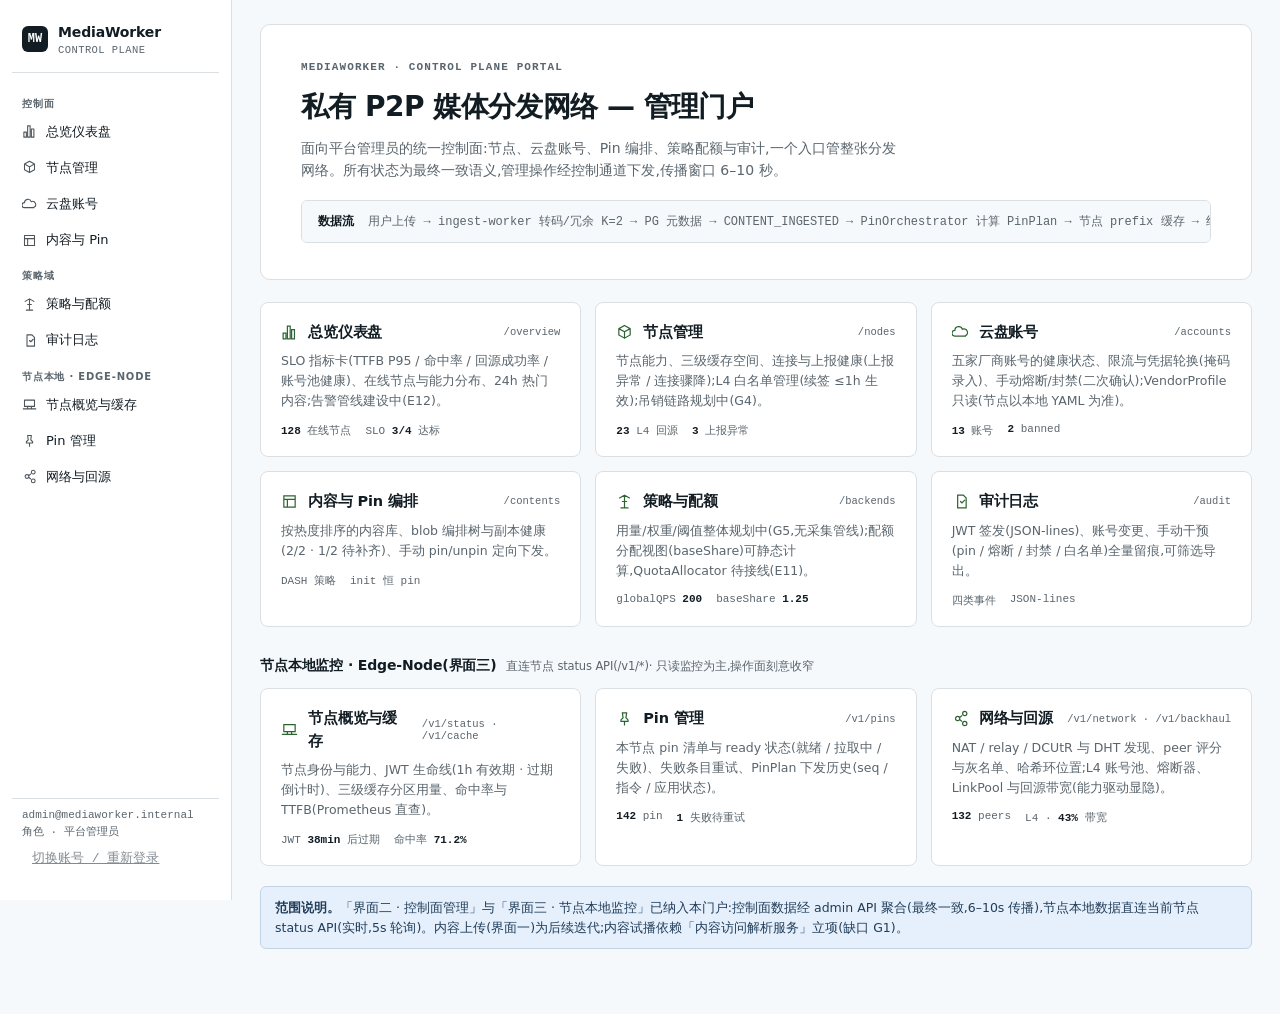
<file: ui/index.html>
<!doctype html>
<html lang="zh-CN">
<head>
<meta charset="utf-8" />
<meta name="viewport" content="width=device-width, initial-scale=1" />
<title>MediaWorker 控制面 · 管理门户</title>
<link rel="stylesheet" href="assets/app.css" />
<style>
  .hero {
    border: 1px solid var(--border);
    border-radius: 10px;
    background: var(--surface);
    padding: 36px 40px;
    margin-bottom: 22px;
  }
  .hero .kicker {
    font: 600 11px var(--font-mono);
    letter-spacing: 0.1em; text-transform: uppercase;
    color: var(--muted); margin-bottom: 12px;
  }
  .hero h1 { font-size: 28px; font-weight: 700; letter-spacing: -0.02em; margin-bottom: 10px; }
  .hero p { color: var(--muted); font-size: 14px; max-width: 68ch; }
  .hero .flow {
    margin-top: 18px; padding: 12px 16px;
    background: oklch(98% 0.004 250);
    border: 1px solid var(--border); border-radius: var(--radius);
    font: 12px var(--font-mono); color: var(--muted);
    overflow-x: auto; white-space: nowrap;
  }
  .hero .flow b { color: var(--fg); font-weight: 600; }
  .mod {
    display: flex; flex-direction: column; gap: 8px;
    border: 1px solid var(--border); border-radius: 8px;
    background: var(--surface); padding: 18px 20px;
    text-decoration: none; color: var(--fg);
    transition: border-color 0.12s, transform 0.12s;
  }
  .mod:hover { border-color: oklch(70% 0.08 145); transform: translateY(-1px); }
  .mod .m-top { display: flex; align-items: center; gap: 10px; }
  .mod .m-top svg { width: 17px; height: 17px; stroke-width: 1.7; color: oklch(45% 0.1 145); }
  .mod .m-top .t { font-weight: 650; font-size: 14.5px; letter-spacing: -0.01em; }
  .mod .m-top .api { margin-left: auto; font: 10.5px var(--font-mono); color: var(--muted); }
  .mod p { font-size: 12.5px; color: var(--muted); line-height: 1.6; }
  .mod .m-stats { display: flex; gap: 14px; margin-top: 4px; font: 11px var(--font-mono); color: var(--muted); }
  .mod .m-stats b { color: var(--fg); font-weight: 600; }
</style>
</head>
<body>
<div class="shell">
  <aside class="sidebar"></aside>
  <main class="main">
    <div class="hero">
      <div class="kicker">MediaWorker · Control Plane Portal</div>
      <h1>私有 P2P 媒体分发网络 — 管理门户</h1>
      <p>面向平台管理员的统一控制面:节点、云盘账号、Pin 编排、策略配额与审计,一个入口管整张分发网络。所有状态为最终一致语义,管理操作经控制通道下发,传播窗口 6–10 秒。</p>
      <div class="flow">
        <b>数据流</b>&nbsp; 用户上传 → ingest-worker 转码/冗余 K=2 → PG 元数据 → CONTENT_INGESTED → PinOrchestrator 计算 PinPlan → 节点 prefix 缓存 → 终端经 edge-node 拉流
      </div>
    </div>

    <div class="grid g-3">
      <a class="mod" href="dashboard.html">
        <div class="m-top"><svg viewBox="0 0 24 24" fill="none" stroke="currentColor" stroke-linecap="round"><path d="M3 13h4v8H3zM9 3h4v18H9zM15 8h4v13h-4z"/></svg><span class="t">总览仪表盘</span><span class="api">/overview</span></div>
        <p>SLO 指标卡(TTFB P95 / 命中率 / 回源成功率 / 账号池健康)、在线节点与能力分布、24h 热门内容;告警管线建设中(E12)。</p>
        <div class="m-stats"><span><b>128</b> 在线节点</span><span>SLO <b>3/4</b> 达标</span></div>
      </a>
      <a class="mod" href="nodes.html">
        <div class="m-top"><svg viewBox="0 0 24 24" fill="none" stroke="currentColor" stroke-linecap="round"><path d="M12 2l8 4.5v9L12 20l-8-4.5v-9L12 2zM12 11l8-4.5M12 11v9M12 11L4 6.5"/></svg><span class="t">节点管理</span><span class="api">/nodes</span></div>
        <p>节点能力、三级缓存空间、连接与上报健康(上报异常 / 连接骤降);L4 白名单管理(续签 ≤1h 生效);吊销链路规划中(G4)。</p>
        <div class="m-stats"><span><b>23</b> L4 回源</span><span><b>3</b> 上报异常</span></div>
      </a>
      <a class="mod" href="accounts.html">
        <div class="m-top"><svg viewBox="0 0 24 24" fill="none" stroke="currentColor" stroke-linecap="round"><path d="M4 17a4 4 0 010-8 5.5 5.5 0 0110.7-1.5A4.5 4.5 0 0119 16.5V17H4z"/></svg><span class="t">云盘账号</span><span class="api">/accounts</span></div>
        <p>五家厂商账号的健康状态、限流与凭据轮换(掩码录入)、手动熔断/封禁(二次确认);VendorProfile 只读(节点以本地 YAML 为准)。</p>
        <div class="m-stats"><span><b>13</b> 账号</span><span><b>2</b> banned</span></div>
      </a>
      <a class="mod" href="content.html">
        <div class="m-top"><svg viewBox="0 0 24 24" fill="none" stroke="currentColor" stroke-linecap="round"><path d="M4 4h16v16H4zM4 9h16M9 9v11"/></svg><span class="t">内容与 Pin 编排</span><span class="api">/contents</span></div>
        <p>按热度排序的内容库、blob 编排树与副本健康(2/2 · 1/2 待补齐)、手动 pin/unpin 定向下发。</p>
        <div class="m-stats"><span>DASH 策略</span><span>init 恒 pin</span></div>
      </a>
      <a class="mod" href="policy.html">
        <div class="m-top"><svg viewBox="0 0 24 24" fill="none" stroke="currentColor" stroke-linecap="round"><path d="M12 3v18M5 7l7-4 7 4M7 21h10M9 12h6"/></svg><span class="t">策略与配额</span><span class="api">/backends</span></div>
        <p>用量/权重/阈值整体规划中(G5,无采集管线);配额分配视图(baseShare)可静态计算,QuotaAllocator 待接线(E11)。</p>
        <div class="m-stats"><span>globalQPS <b>200</b></span><span>baseShare <b>1.25</b></span></div>
      </a>
      <a class="mod" href="audit.html">
        <div class="m-top"><svg viewBox="0 0 24 24" fill="none" stroke="currentColor" stroke-linecap="round"><path d="M8 3h8l4 4v14H8zM8 3v18M12 12l2 2 4-4"/></svg><span class="t">审计日志</span><span class="api">/audit</span></div>
        <p>JWT 签发(JSON-lines)、账号变更、手动干预(pin / 熔断 / 封禁 / 白名单)全量留痕,可筛选导出。</p>
        <div class="m-stats"><span>四类事件</span><span>JSON-lines</span></div>
      </a>
    </div>

    <div class="section-h" style="margin-top:28px;">节点本地监控 · Edge-Node(界面三)
      <span class="hint">直连节点 status API(/v1/*)· 只读监控为主,操作面刻意收窄</span>
    </div>
    <div class="grid g-3">
      <a class="mod" href="edge-node.html">
        <div class="m-top"><svg viewBox="0 0 24 24" fill="none" stroke="currentColor" stroke-linecap="round"><path d="M4 5h16v10H4zM2 19h20M9 15v4M15 15v4"/></svg><span class="t">节点概览与缓存</span><span class="api">/v1/status · /v1/cache</span></div>
        <p>节点身份与能力、JWT 生命线(1h 有效期 · 过期倒计时)、三级缓存分区用量、命中率与 TTFB(Prometheus 直查)。</p>
        <div class="m-stats"><span>JWT <b>38min</b> 后过期</span><span>命中率 <b>71.2%</b></span></div>
      </a>
      <a class="mod" href="edge-pins.html">
        <div class="m-top"><svg viewBox="0 0 24 24" fill="none" stroke="currentColor" stroke-linecap="round"><path d="M9 4h6l-1 7 3 3v2H7v-2l3-3-1-7zM12 16v5"/></svg><span class="t">Pin 管理</span><span class="api">/v1/pins</span></div>
        <p>本节点 pin 清单与 ready 状态(就绪 / 拉取中 / 失败)、失败条目重试、PinPlan 下发历史(seq / 指令 / 应用状态)。</p>
        <div class="m-stats"><span><b>142</b> pin</span><span><b>1</b> 失败待重试</span></div>
      </a>
      <a class="mod" href="edge-network.html">
        <div class="m-top"><svg viewBox="0 0 24 24" fill="none" stroke="currentColor" stroke-linecap="round"><path d="M5 12a3 3 0 106 0 3 3 0 00-6 0zM15 5a3 3 0 106 0 3 3 0 00-6 0zM15 19a3 3 0 106 0 3 3 0 00-6 0zM10.7 10.8l3-2.6M10.7 13.2l3 2.6"/></svg><span class="t">网络与回源</span><span class="api">/v1/network · /v1/backhaul</span></div>
        <p>NAT / relay / DCUtR 与 DHT 发现、peer 评分与灰名单、哈希环位置;L4 账号池、熔断器、LinkPool 与回源带宽(能力驱动显隐)。</p>
        <div class="m-stats"><span><b>132</b> peers</span><span>L4 · <b>43%</b> 带宽</span></div>
      </a>
    </div>

    <div class="notice mt" style="margin-top:20px;">
      <div><b>范围说明。</b>「界面二 · 控制面管理」与「界面三 · 节点本地监控」已纳入本门户:控制面数据经 admin API 聚合(最终一致,6–10s 传播),节点本地数据直连当前节点 status API(实时,5s 轮询)。内容上传(界面一)为后续迭代;内容试播依赖「内容访问解析服务」立项(缺口 G1)。</div>
    </div>
  </main>
</div>

<script src="assets/app.js"></script>
<script>
  MW.injectSidebar('home');
  MW.injectChrome();
</script>
</body>
</html>
</file>
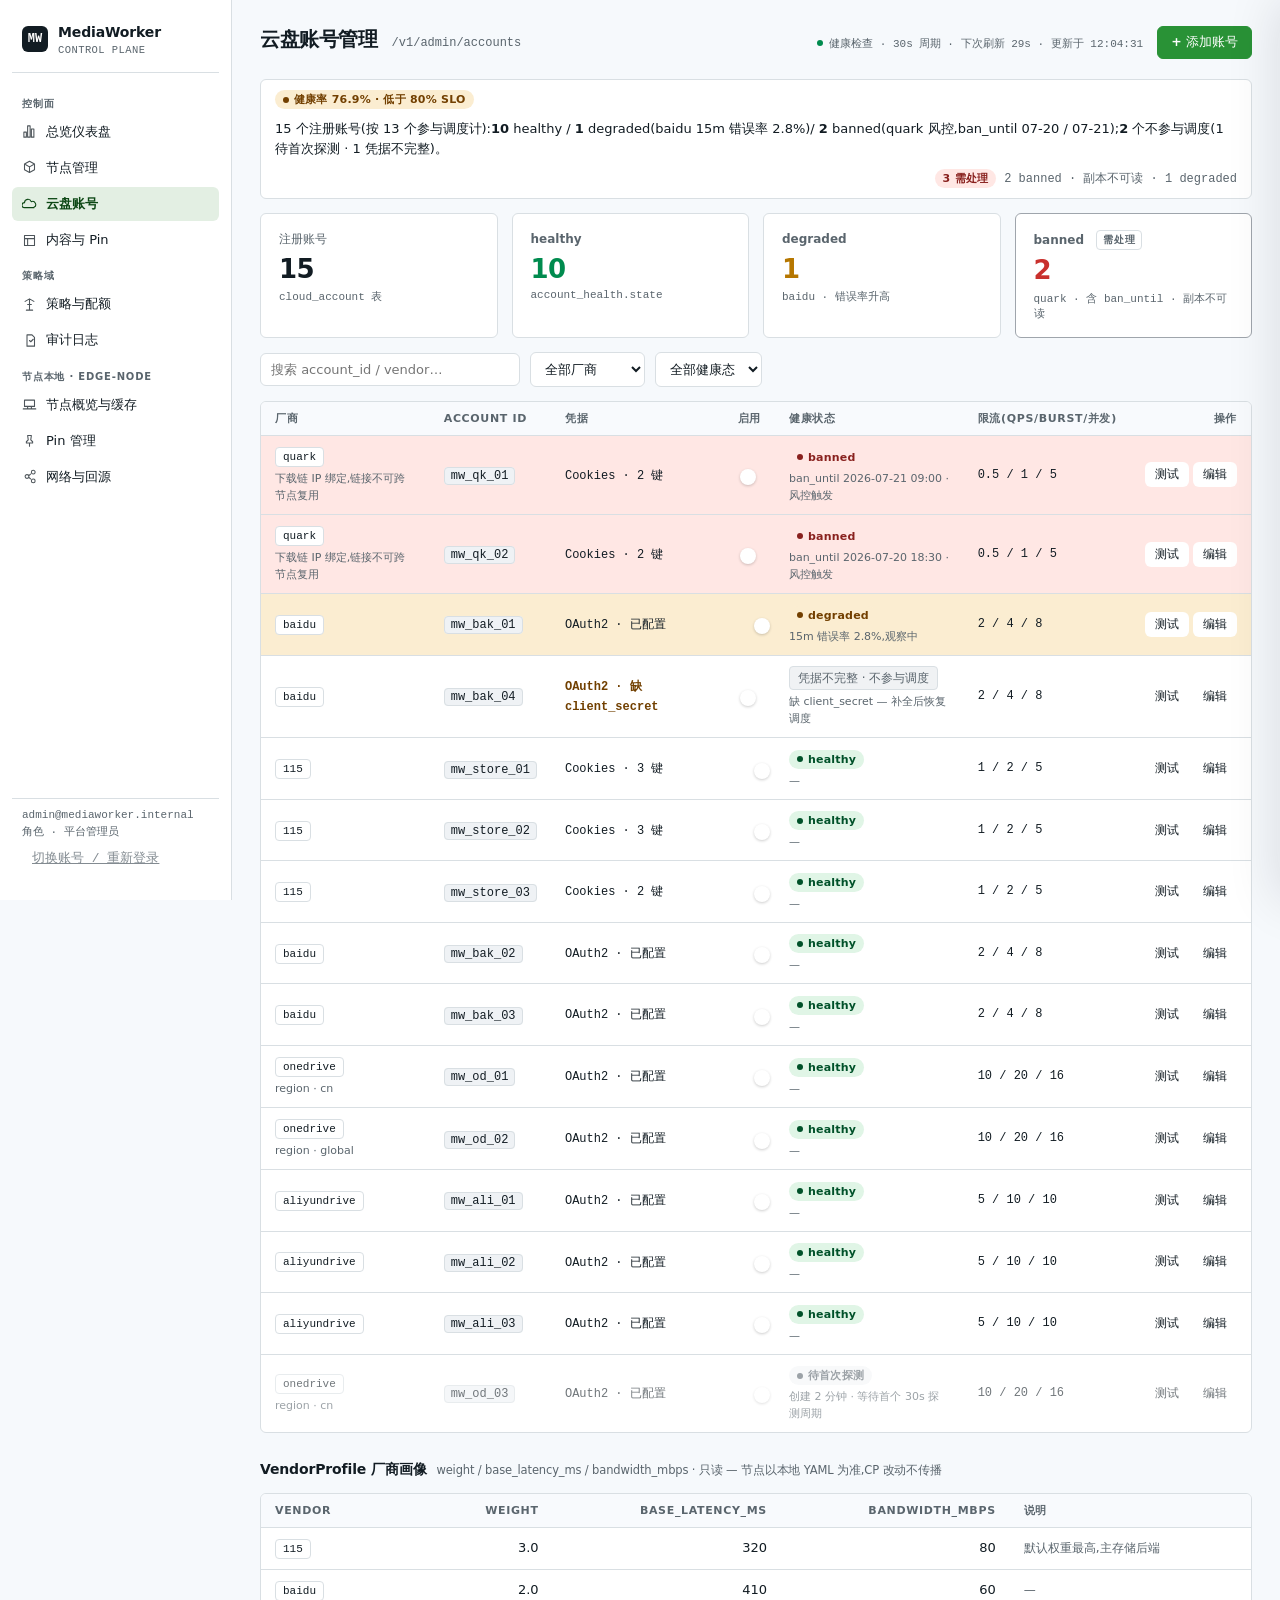
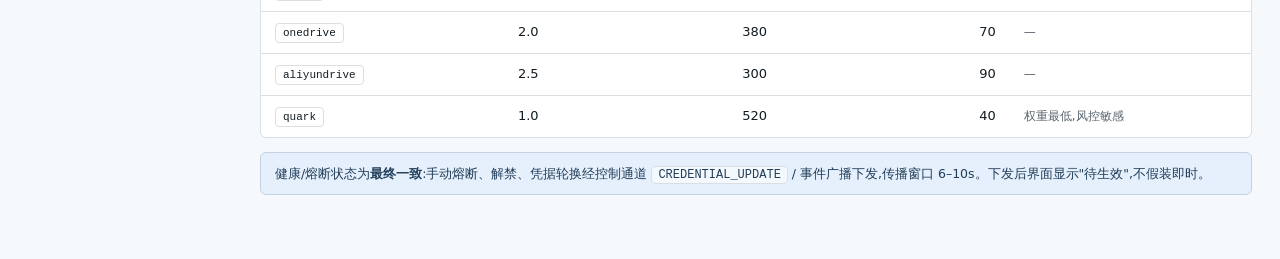
<file: ui/accounts.html>
<!doctype html>
<html lang="zh-CN">
<head>
<meta charset="utf-8" />
<meta name="viewport" content="width=device-width, initial-scale=1" />
<title>云盘账号 · MediaWorker 控制面</title>
<link rel="stylesheet" href="assets/app.css" />
<style>
  /* 精修模板:状态一句话 / 锚点卡 / 行分层 / 轮询活体 — 与节点本地页同一语言 */
  .status-strip {
    display: flex; align-items: center; gap: 10px; flex-wrap: wrap;
    border: 1px solid var(--border); border-radius: var(--radius);
    background: var(--surface); padding: 10px 14px; margin-bottom: 14px;
    font-size: 13px;
  }
  .status-strip .s-text b { font-weight: 650; font-variant-numeric: tabular-nums; }
  .status-strip .s-alert { margin-left: auto; display: inline-flex; align-items: center; gap: 8px; font: 12px var(--font-mono); color: var(--muted); }
  .card-anchor { border-color: oklch(72% 0.012 250); }
  .card-anchor .watch {
    font: 600 10px var(--font-mono); letter-spacing: 0.08em; text-transform: uppercase;
    color: var(--muted); border: 1px solid var(--border); border-radius: 4px; padding: 2px 6px; margin-left: 6px;
  }
  tr.row-bad td { background: var(--danger-bg); }
  tr.row-warn td { background: var(--warn-bg); }
  tr.row-dim td { opacity: 0.6; }
  @keyframes fd-pulse { 0%, 100% { opacity: 1; } 50% { opacity: 0.3; } }
  .freshness .dot { animation: fd-pulse 2s ease-in-out infinite; }
  .freshness .tick { font: 11px var(--font-mono); color: var(--muted); }

  /* 动态表单改版(accounts-ui-checklist)— 全部页面级样式 */
  .vpick { display: grid; grid-template-columns: 1fr 1fr; gap: 10px; }
  .vpick .vc {
    border: 1px solid var(--border); border-radius: var(--radius);
    padding: 12px 14px; cursor: pointer; background: var(--surface);
    transition: border-color 0.12s;
  }
  .vpick .vc:hover { border-color: var(--accent); }
  .vpick .vn { font-weight: 650; font-size: 13.5px; display: flex; align-items: center; gap: 8px; flex-wrap: wrap; }
  .vpick .vd { font-size: 11.5px; color: var(--muted); margin-top: 5px; line-height: 1.5; }
  .mocktag {
    font: 600 10px var(--font-mono); letter-spacing: 0.06em;
    color: oklch(42% 0.1 65); background: var(--warn-bg);
    border: 1px solid oklch(85% 0.06 75); border-radius: 4px; padding: 1px 6px;
  }
  .pill.mut { color: var(--muted); border-color: var(--border); background: oklch(97% 0.003 250); }
  .pill.mut .d { background: var(--muted); }
  .cred-warn { color: oklch(42% 0.1 65); font-weight: 600; }
  .incbar {
    display: inline-block; font-size: 12px; color: var(--muted);
    background: oklch(96% 0.004 250); border: 1px solid var(--border);
    border-radius: 4px; padding: 2px 8px;
  }
  .pw-wrap { position: relative; }
  .pw-wrap .input { padding-right: 36px; width: 100%; }
  .pw-wrap .eye {
    position: absolute; right: 6px; top: 50%; transform: translateY(-50%);
    border: 0; background: none; cursor: pointer; color: var(--muted);
    padding: 4px; display: grid; place-items: center;
  }
  .pw-wrap .eye:hover { color: var(--fg); }
  .pw-wrap .eye svg { width: 15px; height: 15px; }
  .kv-row { display: grid; grid-template-columns: 128px 1fr 30px; gap: 8px; margin-bottom: 8px; align-items: center; }
  .kv-row.dup .kv-k { border-color: var(--danger); }
  .kv-add { margin-top: 2px; }
  .cookie-sum {
    display: flex; align-items: center; gap: 10px;
    border: 1px solid var(--border); border-radius: var(--radius);
    padding: 8px 12px; font-size: 12.5px; background: oklch(98.5% 0.003 250);
  }
  .ferr { font-size: 11.5px; color: var(--danger); display: none; }
  .ferr.on { display: block; }
  .input.err { border-color: var(--danger); }
  .q {
    display: inline-grid; place-items: center; width: 14px; height: 14px;
    border: 1px solid var(--border); border-radius: 50%;
    font-size: 10px; color: var(--muted); cursor: help; margin-left: 4px;
  }
  .tres {
    margin-top: 10px; border-radius: var(--radius); padding: 9px 12px;
    font-size: 12.5px; display: none; align-items: center; gap: 8px;
    font-variant-numeric: tabular-nums;
  }
  .tres.on { display: flex; }
  .tres.ok { background: oklch(95% 0.04 145); color: oklch(35% 0.1 145); border: 1px solid oklch(85% 0.06 145); }
  .tres.bad { background: var(--danger-bg); color: oklch(38% 0.12 27); border: 1px solid oklch(85% 0.05 27); }
  .tres.mut { background: oklch(96% 0.004 250); color: var(--muted); border: 1px solid var(--border); }
  .spin {
    width: 12px; height: 12px; border: 2px solid oklch(80% 0.02 250);
    border-top-color: var(--fg); border-radius: 50%;
    animation: sp 0.7s linear infinite; display: inline-block; vertical-align: -2px;
  }
  @keyframes sp { to { transform: rotate(360deg); } }
</style>
</head>
<body>
<div class="shell">
  <aside class="sidebar"></aside>
  <main class="main">
    <div class="topbar">
      <button class="menu-btn">☰</button>
      <h1>云盘账号管理</h1>
      <span class="crumb">/v1/admin/accounts</span>
      <span class="spacer"></span>
      <span class="freshness"><span class="dot"></span>健康检查 · 30s 周期<span class="tick" id="poll-tick">· 下次刷新 30s · 更新于 12:04:31</span></span>
      <button class="btn primary" id="add-acct">+ 添加账号</button>
    </div>

    <!-- 状态一句话:健康率结论先行,banned/degraded 单独亮出 -->
    <div class="status-strip" data-od-id="status-strip">
      <span class="pill warn"><span class="d"></span>健康率 76.9% · 低于 80% SLO</span>
      <span class="s-text">15 个注册账号(按 13 个参与调度计):<b>10</b> healthy / <b>1</b> degraded(baidu 15m 错误率 2.8%)/ <b>2</b> banned(quark 风控,ban_until 07-20 / 07-21);<b>2</b> 个不参与调度(1 待首次探测 · 1 凭据不完整)。</span>
      <span class="s-alert"><span class="pill bad">3 需处理</span>2 banned · 副本不可读 · 1 degraded</span>
    </div>

    <div class="grid g-4" style="margin-bottom:14px;">
      <div class="card stat"><span class="label">注册账号</span><span class="value num">15</span><span class="target">cloud_account 表</span></div>
      <div class="card stat ok"><span class="label">healthy</span><span class="value num">10</span><span class="target">account_health.state</span></div>
      <div class="card stat warn"><span class="label">degraded</span><span class="value num">1</span><span class="target">baidu · 错误率升高</span></div>
      <div class="card stat bad card-anchor"><span class="label">banned <span class="watch">需处理</span></span><span class="value num">2</span><span class="target">quark · 含 ban_until · 副本不可读</span></div>
    </div>

    <div class="toolbar">
      <input class="input search" id="q" placeholder="搜索 account_id / vendor…" />
      <select class="input" id="f-vendor">
        <option value="">全部厂商</option><option>115</option><option>baidu</option><option>quark</option><option>onedrive</option><option>aliyundrive</option>
      </select>
      <select class="input" id="f-state">
        <option value="">全部健康态</option><option>healthy</option><option>degraded</option><option>banned</option>
        <option value="pending">待首次探测</option><option value="incomplete">凭据不完整</option>
      </select>
    </div>

    <div class="tbl-wrap" data-od-id="acct-table">
      <table class="tbl">
        <thead>
          <tr>
            <th>厂商</th><th>Account ID</th><th>凭据</th><th>启用</th><th>健康状态</th>
            <th>限流(QPS/Burst/并发)</th><th class="r">操作</th>
          </tr>
        </thead>
        <tbody id="acct-body"></tbody>
      </table>
    </div>

    <!-- VendorProfile -->
    <div class="section-h">VendorProfile 厂商画像
      <span class="hint">weight / base_latency_ms / bandwidth_mbps · 只读 — 节点以本地 YAML 为准,CP 改动不传播</span>
    </div>
    <div class="tbl-wrap">
      <table class="tbl">
        <thead><tr><th>Vendor</th><th class="r">weight</th><th class="r">base_latency_ms</th><th class="r">bandwidth_mbps</th><th>说明</th></tr></thead>
        <tbody id="vp-body"></tbody>
      </table>
    </div>

    <div class="notice mt">
      <div>健康/熔断状态为<b>最终一致</b>:手动熔断、解禁、凭据轮换经控制通道 <code>CREDENTIAL_UPDATE</code> / 事件广播下发,传播窗口 6–10s。下发后界面显示"待生效",不假装即时。</div>
    </div>
  </main>
</div>

<!-- 账号抽屉:厂商选择 / 添加 / 编辑 三态,内容由 JS 渲染 -->
<div class="drawer" id="acct-drawer" data-od-id="acct-drawer">
  <div class="d-head">
    <div>
      <h2 id="ad-title">添加账号</h2>
      <div class="sub mono" id="ad-id"></div>
    </div>
    <button class="d-close" onclick="MW.closeAll()">✕</button>
  </div>
  <div class="d-body" id="ad-body"></div>
</div>

<!-- 轮换凭据弹层 / 通用确认弹层 -->
<div class="modal" id="rotate-modal"></div>
<div class="modal" id="mini-modal"></div>

<script src="assets/app.js"></script>
<script>
  MW.injectSidebar('accounts');
  MW.injectChrome();

  const EYE = 'M1 12s4-7 11-7 11 7 11 7-4 7-11 7S1 12 1 12zM12 12m-3 0a3 3 0 106 0 3 3 0 10-6 0';

  /* ---------- 五厂商字段规格(与后端校验 B4 / vendor-account-params 同源) ---------- */
  const VENDORS = {
    baidu: { kind: 'oauth', mock: false, limits: [2, 4, 8], latency: 412,
      desc: 'OAuth2 · client_id(AppKey) + client_secret + refresh_token',
      fields: [
        { k: 'client_id', label: 'client_id (AppKey)', req: true },
        { k: 'client_secret', label: 'client_secret', req: true, secret: true },
        { k: 'refresh_token', label: 'refresh_token', req: true, secret: true },
        { k: 'redirect_uri', label: 'redirect_uri', req: false, url: true, help: '选填,默认回跳地址' },
      ] },
    onedrive: { kind: 'oauth', mock: false, limits: [10, 20, 16], latency: 361,
      desc: 'OAuth2 · 含 region(决定 token 与 API host)',
      fields: [
        { k: 'client_id', label: 'client_id', req: true },
        { k: 'client_secret', label: 'client_secret', req: true, secret: true },
        { k: 'refresh_token', label: 'refresh_token', req: true, secret: true },
        { k: 'redirect_uri', label: 'redirect_uri', req: true, url: true },
        { k: 'region', label: 'region', req: true, hint: 'region 决定 token 端点与 API host,选错 = 授权失败',
          select: [['global', '全球'], ['cn', '世纪互联'], ['us', 'US Gov'], ['de', '德国']] },
      ] },
    aliyundrive: { kind: 'oauth', mock: true, limits: [5, 10, 10], latency: 298,
      desc: 'OAuth2 · refresh_token 必填,自建应用选填',
      fields: [
        { k: 'refresh_token', label: 'refresh_token', req: true, secret: true },
        { k: 'client_id', label: 'client_id', req: false, help: '选填,自建应用;与 client_secret 成对' },
        { k: 'client_secret', label: 'client_secret', req: false, secret: true, pair: 'client_id' },
      ] },
    '115': { kind: 'cookies', mock: true, limits: [1, 2, 5], latency: 342,
      desc: 'Cookies 凭据 · 预置 UID / CID / SEID', preset: ['UID', 'CID', 'SEID'] },
    quark: { kind: 'cookies', mock: true, limits: [0.5, 1, 5], latency: 520,
      desc: 'Cookies 凭据 · 下载链 IP 绑定,不可跨节点复用', preset: [] },
  };

  /* ---------- mock 数据:15 账号(10 healthy / 1 degraded / 2 banned / 1 待探测 / 1 凭据不完整) ---------- */
  const accts = [
    { v: '115',         id: 'mw_store_01', on: true,  st: 'healthy',  qps: [1, 2, 5],    cred: { kind: 'cookies', keys: 3 }, err: '—' },
    { v: '115',         id: 'mw_store_02', on: true,  st: 'healthy',  qps: [1, 2, 5],    cred: { kind: 'cookies', keys: 3 }, err: '—' },
    { v: '115',         id: 'mw_store_03', on: true,  st: 'healthy',  qps: [1, 2, 5],    cred: { kind: 'cookies', keys: 2 }, err: '—' },
    { v: 'baidu',       id: 'mw_bak_01',   on: true,  st: 'degraded', qps: [2, 4, 8],    cred: { kind: 'oauth', ok: true },  err: '15m 错误率 2.8%,观察中' },
    { v: 'baidu',       id: 'mw_bak_02',   on: true,  st: 'healthy',  qps: [2, 4, 8],    cred: { kind: 'oauth', ok: true },  err: '—' },
    { v: 'baidu',       id: 'mw_bak_03',   on: true,  st: 'healthy',  qps: [2, 4, 8],    cred: { kind: 'oauth', ok: true },  err: '—' },
    { v: 'baidu',       id: 'mw_bak_04',   on: false, st: 'healthy',  qps: [2, 4, 8],    cred: { kind: 'oauth', ok: false, missing: 'client_secret' }, incomplete: true, err: '缺 client_secret — 补全后恢复调度' },
    { v: 'quark',       id: 'mw_qk_01',    on: false, st: 'banned',   qps: [0.5, 1, 5],  cred: { kind: 'cookies', keys: 2 }, err: 'ban_until 2026-07-21 09:00 · 风控触发' },
    { v: 'quark',       id: 'mw_qk_02',    on: false, st: 'banned',   qps: [0.5, 1, 5],  cred: { kind: 'cookies', keys: 2 }, err: 'ban_until 2026-07-20 18:30 · 风控触发' },
    { v: 'onedrive',    id: 'mw_od_01',    on: true,  st: 'healthy',  qps: [10, 20, 16], region: 'cn',     cred: { kind: 'oauth', ok: true }, err: '—' },
    { v: 'onedrive',    id: 'mw_od_02',    on: true,  st: 'healthy',  qps: [10, 20, 16], region: 'global', cred: { kind: 'oauth', ok: true }, err: '—' },
    { v: 'onedrive',    id: 'mw_od_03',    on: true,  st: 'pending',  qps: [10, 20, 16], region: 'cn',     cred: { kind: 'oauth', ok: true }, err: '创建 2 分钟 · 等待首个 30s 探测周期' },
    { v: 'aliyundrive', id: 'mw_ali_01',   on: true,  st: 'healthy',  qps: [5, 10, 10],  cred: { kind: 'oauth', ok: true },  err: '—' },
    { v: 'aliyundrive', id: 'mw_ali_02',   on: true,  st: 'healthy',  qps: [5, 10, 10],  cred: { kind: 'oauth', ok: true },  err: '—' },
    { v: 'aliyundrive', id: 'mw_ali_03',   on: true,  st: 'healthy',  qps: [5, 10, 10],  cred: { kind: 'oauth', ok: true },  err: '—' },
  ];

  /* ---------- 列表 ---------- */
  const healthCell = a => {
    if (a.incomplete) return `<span class="incbar">凭据不完整 · 不参与调度</span><div style="font-size:11px;color:var(--muted);margin-top:3px;max-width:220px">${a.err}</div>`;
    if (a.st === 'pending') return `<span class="pill mut"><span class="d"></span>待首次探测</span><div style="font-size:11px;color:var(--muted);margin-top:3px;max-width:220px">${a.err}</div>`;
    const pill = a.st === 'healthy' ? '<span class="pill ok"><span class="d"></span>healthy</span>'
      : a.st === 'degraded' ? '<span class="pill warn"><span class="d"></span>degraded</span>'
      : '<span class="pill bad"><span class="d"></span>banned</span>';
    return `${pill}<div style="font-size:11px;color:var(--muted);margin-top:3px;max-width:220px">${a.err}</div>`;
  };
  const credCell = a => a.cred.kind === 'cookies'
    ? `<span class="mono" style="font-size:12px">Cookies · ${a.cred.keys} 键</span>`
    : a.cred.ok
      ? `<span class="mono" style="font-size:12px">OAuth2 · 已配置</span>`
      : `<span class="mono cred-warn" style="font-size:12px">OAuth2 · 缺 ${a.cred.missing}</span>`;
  const vendorCell = a =>
    `<span class="chip">${a.v}</span>` +
    (a.region ? `<div style="font-size:11px;color:var(--muted);margin-top:3px">region · ${a.region}</div>` : '') +
    (a.v === 'quark' ? `<div style="font-size:11px;color:var(--muted);margin-top:3px;max-width:180px">下载链 IP 绑定,链接不可跨节点复用</div>` : '');

  function rowState(a) { return a.incomplete ? 'incomplete' : a.st; }

  function render() {
    const q = document.getElementById('q').value.trim().toLowerCase();
    const fv = document.getElementById('f-vendor').value;
    const fs = document.getElementById('f-state').value;
    const rows = accts.filter(a =>
      (!q || (a.v + a.id).toLowerCase().includes(q)) && (!fv || a.v === fv) && (!fs || rowState(a) === fs));
    const rank = { banned: 0, degraded: 1, incomplete: 2, healthy: 3, pending: 4 };
    rows.sort((a, b) => rank[rowState(a)] - rank[rowState(b)]);
    const rowCls = a => a.st === 'banned' ? 'clickable row-bad' : a.st === 'degraded' ? 'clickable row-warn' : a.st === 'pending' ? 'clickable row-dim' : 'clickable';
    document.getElementById('acct-body').innerHTML = rows.map(a => `
      <tr class="${rowCls(a)}" data-i="${accts.indexOf(a)}">
        <td>${vendorCell(a)}</td>
        <td><code>${a.id}</code></td>
        <td>${credCell(a)}</td>
        <td><label class="switch" onclick="event.stopPropagation()"><input type="checkbox" ${a.on ? 'checked' : ''} data-toggle="${accts.indexOf(a)}"><span class="track"></span></label></td>
        <td>${healthCell(a)}</td>
        <td class="mono" style="font-size:12px">${a.qps.join(' / ')}</td>
        <td class="r" style="white-space:nowrap">
          <button class="btn sm ghost" data-test="${accts.indexOf(a)}">测试</button>
          <button class="btn sm ghost" data-edit="${accts.indexOf(a)}">编辑</button>
        </td>
      </tr>`).join('');
    document.querySelectorAll('#acct-body tr').forEach(tr =>
      tr.addEventListener('click', () => openDrawerFlow('edit', +tr.dataset.i)));
    document.querySelectorAll('[data-edit]').forEach(b => b.addEventListener('click', e => {
      e.stopPropagation(); openDrawerFlow('edit', +b.dataset.edit);
    }));
    document.querySelectorAll('[data-test]').forEach(b => b.addEventListener('click', e => {
      e.stopPropagation(); rowTest(accts[+b.dataset.test]);
    }));
    document.querySelectorAll('[data-toggle]').forEach(sw => sw.addEventListener('change', e => {
      const a = accts[+e.target.dataset.toggle];
      MW.dispatched(`${a.id} ${e.target.checked ? '启用' : '禁用'}`);
    }));
  }

  /* 行内「测试」— 已存模式连接测试,结果 toast */
  function rowTest(a) {
    if (a.incomplete) return MW.toast(`${a.id} 连接测试`, '凭据不完整(缺 ' + a.cred.missing + '),无法发起测试');
    if (a.st === 'pending') return MW.toast(`${a.id} 连接测试`, '凭据已存,首次探测随 30s 健康检查周期执行');
    if (VENDORS[a.v].mock) return MW.toast(`${a.id} 连接测试`, '501 · 该厂商驱动未实现,连接测试不可用');
    if (a.st === 'banned') return MW.toast(`${a.id} 连接测试`, 'banned · 账号封禁中(' + a.err.split(' · ')[0] + ')');
    if (a.st === 'degraded') return MW.toast(`${a.id} 连接测试`, 'degraded · ' + a.err);
    MW.toast(`${a.id} 连接测试`, `healthy · ${VENDORS[a.v].latency}ms`);
  }

  /* ---------- 抽屉:厂商选择 / 添加 / 编辑 三态 ---------- */
  let mode = 'pick', cur = null, vendor = null;
  let touched = new Set(), cookiesExpanded = false, testState = 'none';

  function openDrawerFlow(m, i) {
    mode = m;
    cur = m === 'edit' ? accts[i] : null;
    vendor = m === 'edit' ? cur.v : null;
    touched = new Set(); cookiesExpanded = false; testState = 'none';
    renderDrawer();
    MW.openDrawer('acct-drawer');
  }

  function renderDrawer() {
    document.getElementById('ad-title').textContent =
      mode === 'pick' ? '添加账号 · 选择厂商' : mode === 'add' ? `添加账号 · ${vendor}` : '编辑账号';
    document.getElementById('ad-id').textContent =
      mode === 'pick' ? '选定厂商后渲染对应凭据字段' : mode === 'add' ? `${vendor} · 新账号` : `${cur.v}:${cur.id} · 主键锁定`;
    const body = document.getElementById('ad-body');
    body.innerHTML = mode === 'pick' ? pickHTML() : formHTML();
    bindDrawer(body);
    if (mode === 'edit') {
      /* §1.5:非敏感字段正常回显(不触发 touched,不进入请求体) */
      const prefill = (k, v) => { const el = document.getElementById('f-' + k); if (el && !el.value) el.value = v; };
      prefill('client_id', 'mw-' + cur.id.replace(/^mw_/, ''));
      prefill('redirect_uri', 'https://auth.mediaworker.internal/oauth/' + cur.v);
      if (cur.region) { const r = document.getElementById('f-region'); if (r) r.value = cur.region; }
    }
  }

  function pickHTML() {
    return `<div class="vpick" data-od-id="vendor-pick">` + Object.keys(VENDORS).map(v => {
      const s = VENDORS[v];
      return `<div class="vc" data-v="${v}">
        <div class="vn">${v}${s.mock ? '<span class="mocktag">驱动未实现 · 501</span>' : ''}</div>
        <div class="vd">${s.desc}</div>
        <div class="vd">限流默认 ${s.limits.join(' / ')}(QPS/Burst/并发)</div>
      </div>`;
    }).join('') + `</div>
    <p style="font-size:11.5px;color:var(--muted);margin-top:14px;">凭据按厂商字段填写,不再手填 JSON;字段校验与后端 B4 同源。mock 厂商保存后暂不参与上传/回源。</p>`;
  }

  const mockBar = v => VENDORS[v].mock
    ? `<div class="notice" style="margin-bottom:12px;"><div>该厂商驱动未实现,保存后暂不参与上传/回源,连接测试不可用(501)。</div></div>` : '';

  function fieldHTML(f, prefix, editMode) {
    const id = prefix + f.k;
    const lab = `<label>${f.label}${f.req ? ' <span style="color:var(--danger)">*</span>' : ''}${f.hint ? `<span class="q" title="${f.hint}">?</span>` : ''}</label>`;
    let input;
    if (f.select) {
      input = `<select class="input" id="${id}">${f.select.map(o => `<option value="${o[0]}">${o[1]}(${o[0]})</option>`).join('')}</select>`;
    } else if (f.secret) {
      const ph = editMode ? '已设置,留空保持不变' : '';
      input = `<div class="pw-wrap"><input class="input mono" type="password" id="${id}" placeholder="${ph}" autocomplete="new-password" /><button type="button" class="eye" data-eye="${id}">${MW.ICON(EYE)}</button></div>`;
    } else {
      input = `<input class="input mono" id="${id}" />`;
    }
    return `<div class="field" data-f="${f.k}">${lab}${input}${f.help ? `<span class="help">${f.help}</span>` : ''}<div class="ferr" id="err-${id}"></div></div>`;
  }

  function kvRowHTML(k, v) {
    return `<div class="kv-row">
      <input class="input mono kv-k" placeholder="键" value="${k}" />
      <div class="pw-wrap"><input class="input mono kv-v" type="password" placeholder="值" value="${v}" autocomplete="new-password" /><button type="button" class="eye">${MW.ICON(EYE)}</button></div>
      <button type="button" class="btn sm ghost kv-del" title="删除该行">✕</button>
    </div>`;
  }

  function cookiesHTML(prefix, editMode) {
    if (editMode && !cookiesExpanded) {
      const keys = cur.v === '115' ? 'UID、CID、SEID' : '__bdus、stoken';
      return `<div class="field" data-f="cookies"><label>cookies</label>
        <div class="cookie-sum"><span class="mono" style="font-size:12px">${cur.cred.keys} 个键已设置(${keys})</span><button type="button" class="btn sm" id="ck-expand">修改</button></div>
        <span class="help">展开即视为<b>整体替换</b>,不做键级合并;需为每个键提供新值。</span>
      </div>`;
    }
    const rows = (mode === 'add' ? VENDORS[vendor].preset : cur.v === '115' ? ['UID', 'CID', 'SEID'] : [])
      .map(k => kvRowHTML(k, '')).join('');
    return `<div class="field" data-f="cookies"><label>cookies <span style="color:var(--danger)">*</span></label>
      ${mode === 'edit' ? '<div class="notice" style="margin-bottom:10px;"><div>整体替换语义:提交后旧 cookies 集合被完整覆盖,不做键级合并。</div></div>' : ''}
      <div id="${prefix}cookies-rows">${rows}</div>
      <button type="button" class="btn sm kv-add" id="${prefix}cookies-add">+ 添加一行</button>
      <span class="help">键名仅允许字母 / 数字 / 下划线,重复键会被标红。${vendor === '115' && mode === 'add' ? '115 已预置 UID / CID / SEID 三行。' : ''}</span>
      <div class="ferr" id="err-${prefix}cookies"></div>
    </div>`;
  }

  function authHTML(prefix, editMode) {
    const s = VENDORS[vendor];
    if (s.kind === 'cookies') return mockBar(vendor) + cookiesHTML(prefix, editMode);
    return mockBar(vendor) + s.fields.map(f => fieldHTML(f, prefix, editMode)).join('');
  }

  function formHTML() {
    const s = VENDORS[vendor];
    const edit = mode === 'edit';
    const basic = `<div class="card">
      <h3>基本信息</h3>
      <div class="form-row">
        <div class="field"><label>厂商</label>
          ${edit
            ? `<input class="input" value="${cur.v}" disabled /><span class="help">主键不可改,修改 = 删旧建新</span>`
            : `<div style="display:flex;align-items:center;gap:10px;"><span class="chip">${vendor}</span><button type="button" class="btn sm ghost" id="ad-repick">更换厂商</button></div>`}
        </div>
        <div class="field"><label>Account ID <span style="color:var(--danger)">*</span></label>
          <input class="input mono" id="f-account_id" ${edit ? `value="${cur.id}" disabled` : ''} />
          ${edit ? '<span class="help">主键不可改</span>' : '<span class="help">2–64 位,字母 / 数字 / _ / -</span>'}
          <div class="ferr" id="err-f-account_id"></div>
        </div>
      </div>
    </div>`;
    const auth = `<div class="card mt"><h3>凭据</h3><div id="ad-auth">${authHTML('f-', edit)}</div></div>`;
    const limits = `<div class="card mt">
      <h3>限流配置</h3>
      <div class="form-row">
        <div class="field"><label>QPS</label><input class="input num" id="f-qps" placeholder="${s.limits[0]}" ${edit ? `value="${cur.qps[0]}"` : ''} /><div class="ferr" id="err-f-qps"></div></div>
        <div class="field"><label>Burst</label><input class="input num" id="f-burst" placeholder="${s.limits[1]}" ${edit ? `value="${cur.qps[1]}"` : ''} /><div class="ferr" id="err-f-burst"></div></div>
      </div>
      <div class="field" style="width:50%;"><label>并发数</label><input class="input num" id="f-conc" placeholder="${s.limits[2]}" ${edit ? `value="${cur.qps[2]}"` : ''} /><div class="ferr" id="err-f-conc"></div></div>
      <span class="help">留空 = 用驱动默认 ${s.limits.join(' / ')}(QPS/Burst/并发)。</span>
    </div>`;
    const status = edit ? `<div class="card mt">
      <h3>运行状态(只读)</h3>
      <dl class="dl">
        <dt>健康状态</dt><dd>${healthCell(cur)}</dd>
        <dt>最近错误</dt><dd style="font-size:12.5px">${cur.err}</dd>
        <dt>延迟(基线/实测)</dt><dd class="num">${({ '115': 320, baidu: 410, quark: 520, onedrive: 380, aliyundrive: 300 })[cur.v]} ms / ${({ '115': 342, baidu: 588, quark: 0, onedrive: 361, aliyundrive: 298 })[cur.v] || '—'} ms</dd>
      </dl>
    </div>` : '';
    const acts = `<div class="section-h">操作</div>
    <div style="display:flex;gap:8px;flex-wrap:wrap;align-items:center;">
      <button class="btn" id="ad-test">测试连接</button>
      <button class="btn primary" id="ad-save">保存并下发</button>
      ${edit ? '<button class="btn" id="ad-rotate">轮换凭据</button><button class="btn" id="ad-circuit">手动熔断</button><button class="btn danger" id="ad-ban">手动封禁</button>' : ''}
    </div>
    <div class="tres" id="ad-test-res"></div>
    <p style="font-size:11.5px;color:var(--muted);margin-top:10px;">
      ${edit ? '未修改的敏感字段不会进入请求体;封禁 / 熔断为危险操作,需二次确认并写审计日志。' : '保存不强制要求测试通过;测试失败时保存会再次确认。'}
    </p>`;
    return basic + auth + limits + status + acts;
  }

  /* ---------- 抽屉事件绑定 ---------- */
  function bindDrawer(body) {
    if (mode === 'pick') {
      body.querySelectorAll('.vc').forEach(c => c.addEventListener('click', () => {
        vendor = c.dataset.v; mode = 'add'; renderDrawer();
      }));
      return;
    }
    const repick = document.getElementById('ad-repick');
    if (repick) repick.onclick = () => { mode = 'pick'; vendor = null; renderDrawer(); };

    body.addEventListener('click', e => {
      const eye = e.target.closest('.eye');
      if (eye) {
        const input = eye.dataset.eye ? document.getElementById(eye.dataset.eye) : eye.parentElement.querySelector('input');
        input.type = input.type === 'password' ? 'text' : 'password';
        return;
      }
      const del = e.target.closest('.kv-del');
      if (del) { del.closest('.kv-row').remove(); return; }
      if (e.target.id === 'ck-expand') {
        cookiesExpanded = true; touched.add('cookies');
        document.getElementById('ad-auth').innerHTML = authHTML('f-', true);
      }
      if (e.target.id === 'f-cookies-add') {
        document.getElementById('f-cookies-rows').insertAdjacentHTML('beforeend', kvRowHTML('', ''));
      }
    });
    body.addEventListener('input', e => {
      const f = e.target.closest('[data-f]');
      if (f) touched.add(f.dataset.f);
      if (e.target.id === 'f-qps' || e.target.id === 'f-burst' || e.target.id === 'f-conc') touched.add(e.target.id.slice(2));
      e.target.classList.remove('err');
      const row = e.target.closest('.kv-row'); if (row) row.classList.remove('dup');
    });
    /* 敏感字段聚焦清空占位,失焦复原 */
    body.addEventListener('focusin', e => {
      if (e.target.type === 'password' && e.target.placeholder === '已设置,留空保持不变') {
        e.target.dataset.ph = e.target.placeholder; e.target.placeholder = '';
      }
    });
    body.addEventListener('focusout', e => {
      if (e.target.dataset.ph && !e.target.value) { e.target.placeholder = e.target.dataset.ph; delete e.target.dataset.ph; }
    });

    document.getElementById('ad-test').onclick = () => runConnectionTest('f-', 'ad-test', 'ad-test-res');
    document.getElementById('ad-save').onclick = save;
    if (mode === 'edit') {
      document.getElementById('ad-rotate').onclick = openRotate;
      document.getElementById('ad-circuit').onclick = () => MW.confirmDanger({
        title: '手动熔断(ForceOpen)', body: `熔断后该账号立即停止参与回源调度,恢复需手动 ForceClose。确认熔断 ${cur.v}:${cur.id}?`,
        phrase: '手动熔断', actionLabel: '确认熔断', onConfirm: () => MW.dispatched('熔断器 ForceOpen') });
      document.getElementById('ad-ban').onclick = () => MW.confirmDanger({
        title: '手动封禁', body: `MarkBanned 会将账号置为 banned 并强制开熔断,影响所有引用该账号副本的内容可读性。确认封禁 ${cur.v}:${cur.id}?`,
        phrase: '确认封禁', actionLabel: '确认封禁', onConfirm: () => MW.dispatched('手动封禁') });
    }
  }

  /* ---------- 校验(前端预校验,与 B4 同源) ---------- */
  function setErr(id, msg) {
    const err = document.getElementById('err-' + id);
    const input = document.getElementById(id);
    if (err) { err.textContent = msg; err.classList.add('on'); }
    if (input) input.classList.add('err');
  }
  function clearErrs() {
    document.querySelectorAll('#ad-body .ferr, #rotate-modal .ferr').forEach(e => e.classList.remove('on'));
    document.querySelectorAll('#ad-body .input.err, #rotate-modal .input.err').forEach(e => e.classList.remove('err'));
    document.querySelectorAll('.kv-row.dup').forEach(e => e.classList.remove('dup'));
  }

  function validate(prefix, scope, authOnly) {
    clearErrs();
    let bad = [];
    const s = VENDORS[vendor];
    const edit = mode === 'edit' && scope === 'drawer';
    const rotate = scope === 'rotate';
    const val = k => { const el = document.getElementById(prefix + k); return el ? el.value.trim() : ''; };

    if (!edit && !rotate) {
      const id = val('account_id');
      if (!/^[a-zA-Z0-9_-]{2,64}$/.test(id)) { setErr(prefix + 'account_id', 'account_id 需 2–64 位,仅字母 / 数字 / _ / -'); bad.push('account_id'); }
      else if (mode === 'add' && accts.some(a => a.v === vendor && a.id === id)) { setErr(prefix + 'account_id', '409 · 该厂商下 account_id 已存在'); bad.push('account_id'); }
    }
    if (s.kind === 'oauth') {
      s.fields.forEach(f => {
        const v = val(f.k);
        const skip = f.secret && edit && !touched.has(f.k);
        if (skip) return;
        if (f.req && !v) { setErr(prefix + f.k, '必填'); bad.push(f.k); return; }
        if (v && f.url && !/^https?:\/\/.+/.test(v)) { setErr(prefix + f.k, '需为 http(s) URL'); bad.push(f.k); }
        if (v && f.pair && !val(f.pair)) { setErr(prefix + f.k, `与 ${f.pair} 成对填写`); bad.push(f.k); }
      });
      if (s.fields.some(f => f.k === 'client_id' && !f.req)) {
        const cid = val('client_id'), cs = val('client_secret');
        if (cid && !cs) { setErr(prefix + 'client_secret', '与 client_id 成对填写'); bad.push('client_secret'); }
      }
    } else {
      const need = !edit || cookiesExpanded || rotate;
      if (need) {
        const rows = [...document.querySelectorAll(`#${prefix}cookies-rows .kv-row`)];
        const seen = {};
        let msg = '';
        if (!rows.length) msg = '至少一行键值';
        rows.forEach(r => {
          const k = r.querySelector('.kv-k').value.trim();
          const v = r.querySelector('.kv-v').value.trim();
          if (!/^[A-Za-z0-9_]+$/.test(k)) { msg = '键名仅允许字母 / 数字 / 下划线'; r.classList.add('dup'); }
          else if (seen[k]) { msg = `键 "${k}" 重复`; r.classList.add('dup'); }
          else if (!v) { msg = `键 "${k}" 缺少值`; r.classList.add('dup'); }
          seen[k] = 1;
        });
        if (msg) { setErr(prefix + 'cookies', msg); bad.push('cookies'); }
      }
    }
    if (!authOnly && !rotate) {
      [['qps', n => n > 0, 'QPS 需 > 0'], ['burst', n => n > 0, 'Burst 需 > 0'], ['conc', n => Number.isInteger(n) && n >= 1, '并发需为 ≥1 的整数']].forEach(([k, ok, msg]) => {
        const v = val(k);
        if (v && !(Number(v) && ok(Number(v)))) { setErr(prefix + k, msg); bad.push(k); }
      });
    }
    if (bad.length) {
      const first = document.querySelector('#ad-body .input.err, #rotate-modal .input.err, .kv-row.dup input');
      if (first) first.focus();
    }
    return bad.length === 0;
  }

  /* ---------- 测试连接 ---------- */
  function runConnectionTest(prefix, btnId, resId) {
    if (!validate(prefix, prefix === 'rt-' ? 'rotate' : 'drawer', true)) return;
    const btn = document.getElementById(btnId), res = document.getElementById(resId);
    btn.disabled = true; btn.innerHTML = '<span class="spin"></span> 测试中…';
    res.className = 'tres on mut'; res.textContent = '连接中(超时 15s)…';
    setTimeout(() => {
      btn.disabled = false; btn.textContent = '测试连接';
      const s = VENDORS[vendor];
      if (s.mock) { res.className = 'tres on mut'; res.textContent = '501 · 该厂商驱动未实现,连接测试不可用'; testState = '501'; }
      else if (cur && cur.st === 'banned') { res.className = 'tres on bad'; res.textContent = 'degraded · invalid_grant: refresh_token expired'; testState = 'fail'; }
      else { res.className = 'tres on ok'; res.textContent = `healthy · ${s.latency}ms`; testState = 'ok'; }
    }, 1200);
  }

  /* ---------- 保存 ---------- */
  function save() {
    if (!validate('f-', 'drawer', false)) return;
    if (testState === 'fail') {
      miniConfirm('凭据测试未通过,仍要保存吗?', doSave);
      return;
    }
    doSave();
  }
  function doSave() {
    if (mode === 'add') {
      const id = document.getElementById('f-account_id').value.trim();
      const q = ['f-qps', 'f-burst', 'f-conc'].map((k, i) => {
        const v = document.getElementById(k).value.trim();
        return v ? Number(v) : VENDORS[vendor].limits[i];
      });
      accts.unshift({ v: vendor, id, on: true, st: 'pending', qps: q,
        cred: VENDORS[vendor].kind === 'cookies' ? { kind: 'cookies', keys: document.querySelectorAll('#f-cookies-rows .kv-row').length } : { kind: 'oauth', ok: true },
        err: '刚刚创建 · 等待首个 30s 探测周期' });
      render();
      MW.closeAll();
      MW.toast(`${vendor}:${id} 已创建`, '快照周期(≤60s)后全网可见 · 健康态将在首个探测周期后更新' + (VENDORS[vendor].mock ? ' · 驱动未实现,暂不参与上传/回源' : ''));
    } else {
      const sens = [...touched].filter(k => k !== 'qps' && k !== 'burst' && k !== 'conc');
      MW.closeAll();
      MW.toast('账号配置更新 — 已下发,待生效', '预计 6–10s 传播 · ' + (sens.length ? `提交凭据字段 ${sens.length} 项` : '凭据字段未修改,不进入请求体'));
    }
  }

  function miniConfirm(msg, onOk) {
    const m = document.getElementById('mini-modal');
    m.innerHTML = `<h3>确认保存</h3><p>${msg}</p>
      <div class="m-acts"><button class="btn" id="mm-cancel">取消</button><button class="btn primary" id="mm-ok">仍要保存</button></div>`;
    m.classList.add('open');
    document.getElementById('scrim').classList.add('open');
    m.querySelector('#mm-cancel').onclick = MW.closeAll;
    m.querySelector('#mm-ok').onclick = () => { onOk(); };
  }

  /* ---------- 轮换凭据:弹层只渲染该厂商 auth 字段 ---------- */
  function openRotate() {
    vendor = cur.v;
    const m = document.getElementById('rotate-modal');
    m.innerHTML = `<h3>轮换凭据 · ${cur.v}:${cur.id}</h3>
      <p>仅更新该厂商的凭据字段,其余配置不动。旧凭据在快照周期(≤60s)后失效。</p>
      ${mockBar(cur.v)}
      <div style="margin-top:10px;">${authHTML('rt-', false)}</div>
      <div class="tres" id="rt-res"></div>
      <div class="m-acts">
        <button class="btn" id="rt-test">测试连接</button>
        <button class="btn" id="rt-cancel">取消</button>
        <button class="btn primary" id="rt-ok">确认轮换</button>
      </div>`;
    m.classList.add('open');
    document.getElementById('scrim').classList.add('open');
    m.onclick = e => {
      const eye = e.target.closest('.eye');
      if (eye) { const i = eye.parentElement.querySelector('input'); i.type = i.type === 'password' ? 'text' : 'password'; }
      if (e.target.closest('.kv-del')) e.target.closest('.kv-row').remove();
      if (e.target.id === 'rt-cookies-add') document.getElementById('rt-cookies-rows').insertAdjacentHTML('beforeend', kvRowHTML('', ''));
    };
    m.querySelector('#rt-test').onclick = () => runConnectionTest('rt-', 'rt-test', 'rt-res');
    m.querySelector('#rt-cancel').onclick = MW.closeAll;
    m.querySelector('#rt-ok').onclick = () => {
      if (!validate('rt-', 'rotate', false)) return;
      MW.closeAll();
      MW.toast('CREDENTIAL_UPDATE 已广播', '旧凭据在快照周期(≤60s)后失效');
    };
  }

  document.getElementById('add-acct').onclick = () => openDrawerFlow('pick');

  /* VendorProfile — 需求文档 §5.1 默认值(只读:节点从本地 YAML 读画像,CP 改动不传播) */
  const vp = [
    ['115',         3.0, 320, 80, '默认权重最高,主存储后端'],
    ['baidu',       2.0, 410, 60, ''],
    ['onedrive',    2.0, 380, 70, ''],
    ['aliyundrive', 2.5, 300, 90, ''],
    ['quark',       1.0, 520, 40, '权重最低,风控敏感'],
  ];
  document.getElementById('vp-body').innerHTML = vp.map(r => `
    <tr><td><span class="chip">${r[0]}</span></td>
      <td class="r num">${r[1].toFixed(1)}</td>
      <td class="r num">${r[2]}</td><td class="r num">${r[3]}</td>
      <td style="font-size:12px;color:var(--muted)">${r[4] || '—'}</td></tr>`).join('');

  ['q', 'f-vendor', 'f-state'].forEach(id => document.getElementById(id).addEventListener('input', render));
  render();

  /* 轮询活体感:倒计时 + 更新时刻(时钟真实走动,健康态为 30s 检查快照) */
  (function () {
    const tick = document.getElementById('poll-tick');
    let left = 30, last = '12:04:31';
    const clock = () => new Date().toTimeString().slice(0, 8);
    setInterval(() => {
      left -= 1;
      if (left <= 0) { left = 30; last = clock(); }
      tick.textContent = `· 下次刷新 ${left}s · 更新于 ${last}`;
    }, 1000);
  })();
</script>
</body>
</html>
</file>
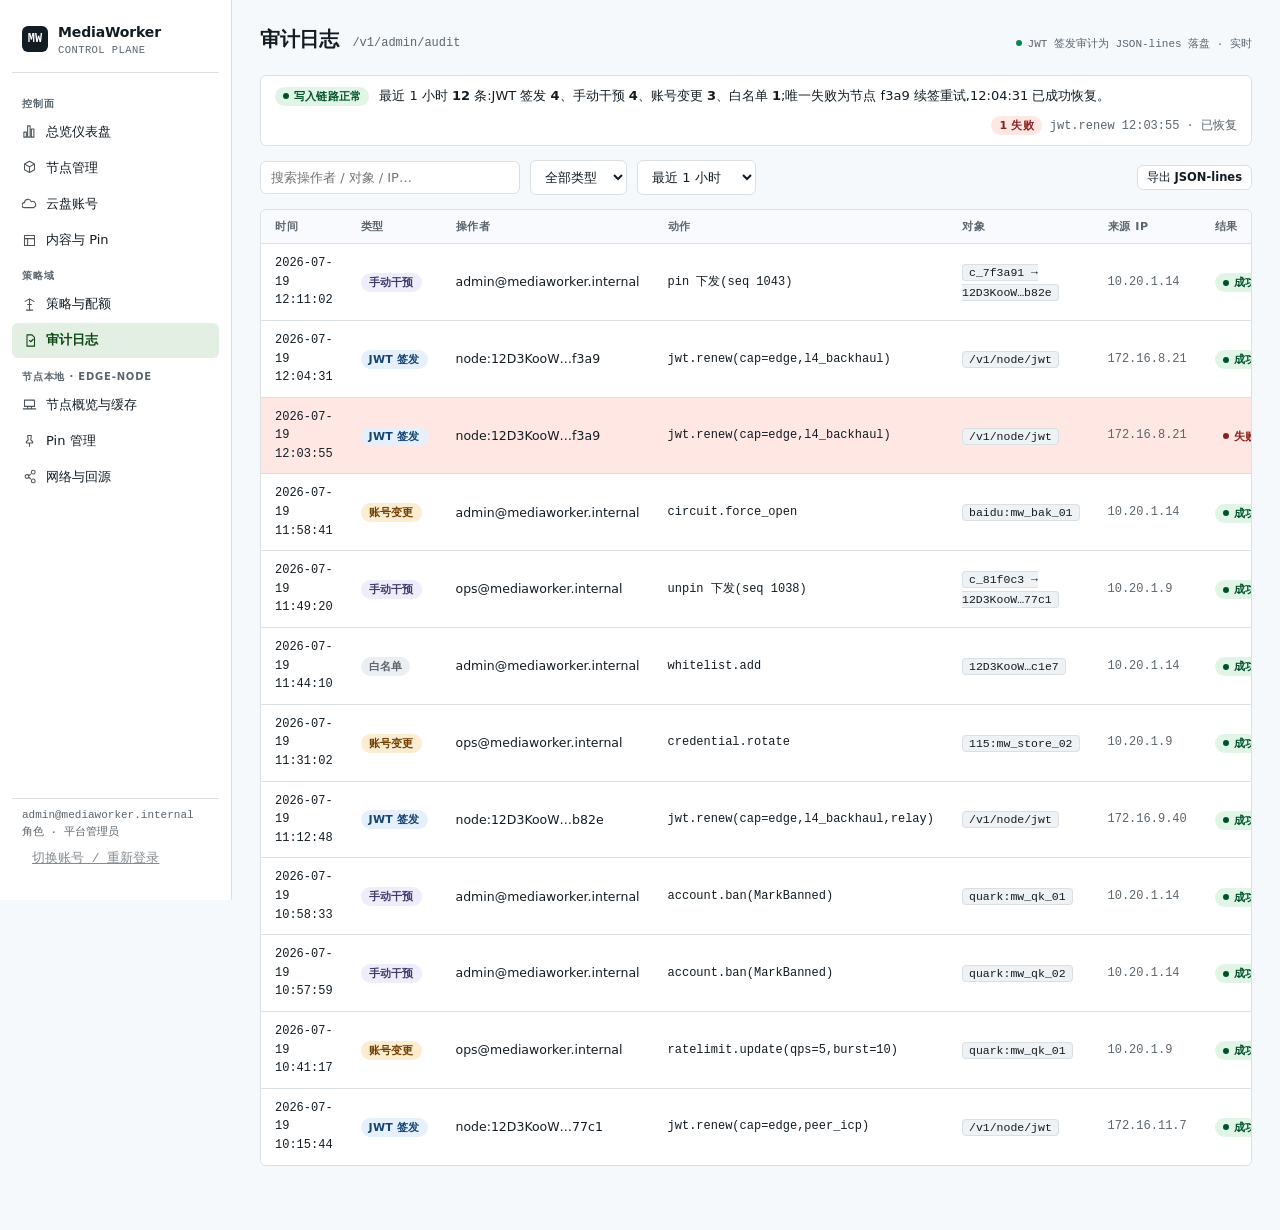
<file: ui/audit.html>
<!doctype html>
<html lang="zh-CN">
<head>
<meta charset="utf-8" />
<meta name="viewport" content="width=device-width, initial-scale=1" />
<title>审计日志 · MediaWorker 控制面</title>
<link rel="stylesheet" href="assets/app.css" />
<style>
  /* 精修模板:状态一句话 / 行分层 / 活体脉冲 — 与节点本地页同一语言 */
  .status-strip {
    display: flex; align-items: center; gap: 10px; flex-wrap: wrap;
    border: 1px solid var(--border); border-radius: var(--radius);
    background: var(--surface); padding: 10px 14px; margin-bottom: 14px;
    font-size: 13px;
  }
  .status-strip .s-text b { font-weight: 650; font-variant-numeric: tabular-nums; }
  .status-strip .s-alert { margin-left: auto; display: inline-flex; align-items: center; gap: 8px; font: 12px var(--font-mono); color: var(--muted); }
  tr.row-bad td { background: var(--danger-bg); }
  tr.row-warn td { background: var(--warn-bg); }
  tr.row-dim td { opacity: 0.6; }
  @keyframes fd-pulse { 0%, 100% { opacity: 1; } 50% { opacity: 0.3; } }
  .freshness .dot { animation: fd-pulse 2s ease-in-out infinite; }
</style>
</head>
<body>
<div class="shell">
  <aside class="sidebar"></aside>
  <main class="main">
    <div class="topbar">
      <button class="menu-btn">☰</button>
      <h1>审计日志</h1>
      <span class="crumb">/v1/admin/audit</span>
      <span class="spacer"></span>
      <span class="freshness"><span class="dot"></span>JWT 签发审计为 JSON-lines 落盘 · 实时</span>
    </div>

    <!-- 状态一句话:审计结论先行,失败条目单独亮出;时间序不重排 -->
    <div class="status-strip" data-od-id="status-strip">
      <span class="pill ok"><span class="d"></span>写入链路正常</span>
      <span class="s-text">最近 1 小时 <b>12</b> 条:JWT 签发 <b>4</b>、手动干预 <b>4</b>、账号变更 <b>3</b>、白名单 <b>1</b>;唯一失败为节点 f3a9 续签重试,12:04:31 已成功恢复。</span>
      <span class="s-alert"><span class="pill bad">1 失败</span>jwt.renew 12:03:55 · 已恢复</span>
    </div>

    <div class="toolbar">
      <input class="input search" id="q" placeholder="搜索操作者 / 对象 / IP…" />
      <select class="input" id="f-kind">
        <option value="">全部类型</option>
        <option>JWT 签发</option><option>账号变更</option><option>手动干预</option><option>白名单</option>
      </select>
      <select class="input" id="f-time">
        <option>最近 1 小时</option><option>最近 24 小时</option><option>最近 7 天</option>
      </select>
      <span class="spacer"></span>
      <button class="btn sm" id="export">导出 JSON-lines</button>
    </div>

    <div class="tbl-wrap">
      <table class="tbl">
        <thead>
          <tr><th>时间</th><th>类型</th><th>操作者</th><th>动作</th><th>对象</th><th>来源 IP</th><th>结果</th></tr>
        </thead>
        <tbody id="audit-body"></tbody>
      </table>
    </div>
  </main>
</div>

<script src="assets/app.js"></script>
<script>
  MW.injectSidebar('audit');
  MW.injectChrome();

  const rows = [
    ['12:11:02','手动干预','admin@mediaworker.internal','pin 下发(seq 1043)','c_7f3a91 → 12D3KooW…b82e','10.20.1.14','ok'],
    ['12:04:31','JWT 签发','node:12D3KooW…f3a9','jwt.renew(cap=edge,l4_backhaul)','/v1/node/jwt','172.16.8.21','ok'],
    ['12:03:55','JWT 签发','node:12D3KooW…f3a9','jwt.renew(cap=edge,l4_backhaul)','/v1/node/jwt','172.16.8.21','fail'],
    ['11:58:41','账号变更','admin@mediaworker.internal','circuit.force_open','baidu:mw_bak_01','10.20.1.14','ok'],
    ['11:49:20','手动干预','ops@mediaworker.internal','unpin 下发(seq 1038)','c_81f0c3 → 12D3KooW…77c1','10.20.1.9','ok'],
    ['11:44:10','白名单','admin@mediaworker.internal','whitelist.add','12D3KooW…c1e7','10.20.1.14','ok'],
    ['11:31:02','账号变更','ops@mediaworker.internal','credential.rotate','115:mw_store_02','10.20.1.9','ok'],
    ['11:12:48','JWT 签发','node:12D3KooW…b82e','jwt.renew(cap=edge,l4_backhaul,relay)','/v1/node/jwt','172.16.9.40','ok'],
    ['10:58:33','手动干预','admin@mediaworker.internal','account.ban(MarkBanned)','quark:mw_qk_01','10.20.1.14','ok'],
    ['10:57:59','手动干预','admin@mediaworker.internal','account.ban(MarkBanned)','quark:mw_qk_02','10.20.1.14','ok'],
    ['10:41:17','账号变更','ops@mediaworker.internal','ratelimit.update(qps=5,burst=10)','quark:mw_qk_01','10.20.1.9','ok'],
    ['10:15:44','JWT 签发','node:12D3KooW…77c1','jwt.renew(cap=edge,peer_icp)','/v1/node/jwt','172.16.11.7','ok'],
  ];

  const kindPill = k => ({
    'JWT 签发':'<span class="pill info">JWT 签发</span>',
    '账号变更':'<span class="pill warn">账号变更</span>',
    '手动干预':'<span class="pill planned">手动干预</span>',
    '白名单':'<span class="pill neutral">白名单</span>',
  })[k];

  function render() {
    const q = document.getElementById('q').value.trim().toLowerCase();
    const fk = document.getElementById('f-kind').value;
    const list = rows.filter(r =>
      (!q || r.join(' ').toLowerCase().includes(q)) && (!fk || r[1] === fk));
    document.getElementById('audit-body').innerHTML = list.map(r => `
      <tr class="${r[6]==='ok'?'':'row-bad'}">
        <td class="mono" style="font-size:12px">2026-07-19 ${r[0]}</td>
        <td>${kindPill(r[1])}</td>
        <td style="font-size:12.5px">${r[2]}</td>
        <td class="mono" style="font-size:12px">${r[3]}</td>
        <td><code style="font-size:11.5px">${r[4]}</code></td>
        <td class="mono" style="font-size:12px;color:var(--muted)">${r[5]}</td>
        <td>${r[6]==='ok' ? '<span class="pill ok"><span class="d"></span>成功</span>' : '<span class="pill bad"><span class="d"></span>失败</span>'}</td>
      </tr>`).join('') || '<tr><td colspan="7"><div class="empty">无匹配记录</div></td></tr>';
  }

  document.getElementById('export').onclick = () => MW.toast('已导出 JSON-lines','按当前筛选条件生成,共 12 条');
  ['q','f-kind','f-time'].forEach(id => document.getElementById(id).addEventListener('input', render));
  render();
</script>
</body>
</html>
</file>
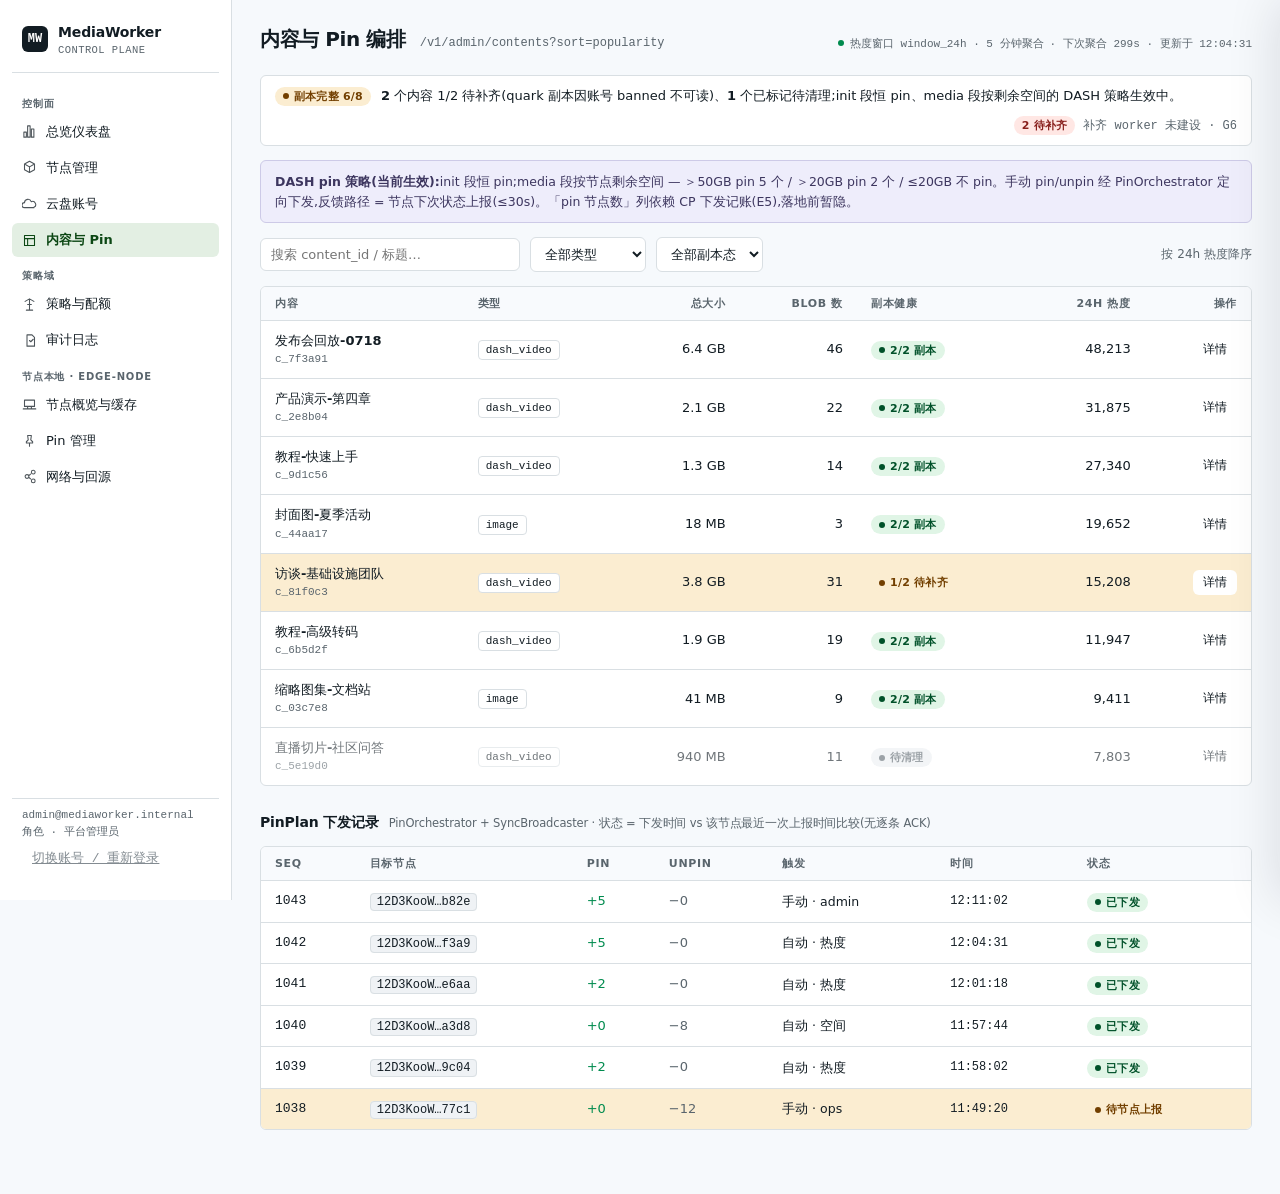
<file: ui/content.html>
<!doctype html>
<html lang="zh-CN">
<head>
<meta charset="utf-8" />
<meta name="viewport" content="width=device-width, initial-scale=1" />
<title>内容与 Pin 编排 · MediaWorker 控制面</title>
<link rel="stylesheet" href="assets/app.css" />
<style>
  /* 精修模板:状态一句话 / 锚点卡 / 行分层 / 轮询活体 — 与节点本地页同一语言 */
  .status-strip {
    display: flex; align-items: center; gap: 10px; flex-wrap: wrap;
    border: 1px solid var(--border); border-radius: var(--radius);
    background: var(--surface); padding: 10px 14px; margin-bottom: 14px;
    font-size: 13px;
  }
  .status-strip .s-text b { font-weight: 650; font-variant-numeric: tabular-nums; }
  .status-strip .s-alert { margin-left: auto; display: inline-flex; align-items: center; gap: 8px; font: 12px var(--font-mono); color: var(--muted); }
  .card-anchor { border-color: oklch(72% 0.012 250); }
  .card-anchor .watch {
    font: 600 10px var(--font-mono); letter-spacing: 0.08em; text-transform: uppercase;
    color: var(--muted); border: 1px solid var(--border); border-radius: 4px; padding: 2px 6px; margin-left: 6px;
  }
  tr.row-bad td { background: var(--danger-bg); }
  tr.row-warn td { background: var(--warn-bg); }
  tr.row-dim td { opacity: 0.6; }
  @keyframes fd-pulse { 0%, 100% { opacity: 1; } 50% { opacity: 0.3; } }
  .freshness .dot { animation: fd-pulse 2s ease-in-out infinite; }
  .freshness .tick { font: 11px var(--font-mono); color: var(--muted); }
</style>
</head>
<body>
<div class="shell">
  <aside class="sidebar"></aside>
  <main class="main">
    <div class="topbar">
      <button class="menu-btn">☰</button>
      <h1>内容与 Pin 编排</h1>
      <span class="crumb">/v1/admin/contents?sort=popularity</span>
      <span class="spacer"></span>
      <span class="freshness"><span class="dot"></span>热度窗口 window_24h · 5 分钟聚合<span class="tick" id="poll-tick">· 下次聚合 300s · 更新于 12:04:31</span></span>
    </div>

    <!-- 状态一句话:副本健康结论先行,待补齐项单独亮出 -->
    <div class="status-strip" data-od-id="status-strip">
      <span class="pill warn"><span class="d"></span>副本完整 6/8</span>
      <span class="s-text"><b>2</b> 个内容 1/2 待补齐(quark 副本因账号 banned 不可读)、<b>1</b> 个已标记待清理;init 段恒 pin、media 段按剩余空间的 DASH 策略生效中。</span>
      <span class="s-alert"><span class="pill bad">2 待补齐</span>补齐 worker 未建设 · G6</span>
    </div>

    <div class="notice planned" style="margin-bottom:14px;">
      <div><b>DASH pin 策略(当前生效):</b>init 段恒 pin;media 段按节点剩余空间 — ＞50GB pin 5 个 / ＞20GB pin 2 个 / ≤20GB 不 pin。手动 pin/unpin 经 PinOrchestrator 定向下发,反馈路径 = 节点下次状态上报(≤30s)。「pin 节点数」列依赖 CP 下发记账(E5),落地前暂隐。</div>
    </div>

    <div class="toolbar">
      <input class="input search" id="q" placeholder="搜索 content_id / 标题…" />
      <select class="input" id="f-type"><option value="">全部类型</option><option>dash_video</option><option>image</option></select>
      <select class="input" id="f-rep"><option value="">全部副本态</option><option>2/2</option><option>1/2 待补齐</option></select>
      <span class="spacer"></span>
      <span style="font-size:12px;color:var(--muted)">按 24h 热度降序</span>
    </div>

    <div class="tbl-wrap">
      <table class="tbl">
        <thead>
          <tr><th>内容</th><th>类型</th><th class="r">总大小</th><th class="r">blob 数</th>
          <th>副本健康</th><th class="r">24h 热度</th><th class="r">操作</th></tr>
        </thead>
        <tbody id="c-body"></tbody>
      </table>
    </div>

    <!-- PinPlan 下发记录 -->
    <div class="section-h">PinPlan 下发记录 <span class="hint">PinOrchestrator + SyncBroadcaster · 状态 = 下发时间 vs 该节点最近一次上报时间比较(无逐条 ACK)</span></div>
    <div class="tbl-wrap">
      <table class="tbl">
        <thead><tr><th>seq</th><th>目标节点</th><th>pin</th><th>unpin</th><th>触发</th><th>时间</th><th>状态</th></tr></thead>
        <tbody id="pp-body"></tbody>
      </table>
    </div>
  </main>
</div>

<!-- 内容详情抽屉 -->
<div class="drawer" id="c-drawer">
  <div class="d-head">
    <div>
      <h2 id="cd-title"></h2>
      <div class="sub mono" id="cd-id"></div>
    </div>
    <button class="d-close" onclick="MW.closeAll()">✕</button>
  </div>
  <div class="d-body">
    <div class="card">
      <h3>基本信息</h3>
      <dl class="dl" id="cd-dl"></dl>
    </div>

    <div class="card mt">
      <h3>blob 编排树 <span class="hint">content_blob.role + sort_order + business_meta</span></h3>
      <div class="tree" id="cd-tree"></div>
    </div>

    <div class="card mt">
      <h3>副本位置 <span class="hint">blob_location_v2 · 逐后端</span></h3>
      <div class="tbl-wrap" style="border:0;">
        <table class="tbl">
          <thead><tr><th>blob</th><th>backend_id</th><th>file_id</th><th>账号健康</th></tr></thead>
          <tbody id="cd-locs"></tbody>
        </table>
      </div>
    </div>

    <div class="notice planned mt">
      <div><b>试播不可用(缺口 G1)。</b>系统缺内容解析层:edge-node 仅有 <code>GET /blob/{hash}</code>,无 content→MPD→blob_hash 解析端点。MPD XML 与码率/段序语义在 PG(<code>type_metadata</code> + <code>business_meta</code>),数据齐、缺"内容访问解析服务"。</div>
    </div>

    <div class="section-h">操作</div>
    <div style="display:flex;gap:8px;flex-wrap:wrap;">
      <button class="btn primary" id="cd-pin">手动 pin 到节点…</button>
      <button class="btn" id="cd-unpin">手动 unpin…</button>
      <button class="btn" disabled title="缺口 G6:副本补齐 worker 未建设">补齐副本 · 待后端</button>
      <button class="btn danger" id="cd-del">删除内容</button>
    </div>
    <p style="font-size:11.5px;color:var(--muted);margin-top:10px;">
      删除为软删除:标记 <code>blob.deleted_at</code> 后进入 janitor 两阶段 GC(默认 dry-run),内容显示"待清理"而非立即消失。
    </p>
  </div>
</div>

<!-- pin/unpin 弹窗 -->
<div class="modal" id="pin-modal">
  <h3 id="pm-title">手动 pin</h3>
  <p id="pm-sub" style="font-size:12.5px;"></p>
  <div class="field" style="margin-top:12px;">
    <label>目标节点(按剩余空间过滤)</label>
    <select class="input" id="pm-node" multiple size="5"></select>
    <span class="help">已按 pin 策略标注推荐节点(剩余空间 ＞50GB)</span>
  </div>
  <div class="m-acts">
    <button class="btn" onclick="MW.closeAll()">取消</button>
    <button class="btn primary" id="pm-ok">生成 PinPlan 并下发</button>
  </div>
</div>

<script src="assets/app.js"></script>
<script>
  MW.injectSidebar('content');
  MW.injectChrome();

  const contents = [
    { id:'c_7f3a91', t:'发布会回放-0718', type:'dash_video', size:'6.4 GB', blobs:46, rep:2, hot:48213, del:false,
      meta:{ 时长:'01:42:18', 码率阶梯:'500k / 1500k / 4000k', 段时长:'4s', 创建:'2026-07-18 20:14' } },
    { id:'c_2e8b04', t:'产品演示-第四章', type:'dash_video', size:'2.1 GB', blobs:22, rep:2, hot:31875, del:false,
      meta:{ 时长:'00:31:02', 码率阶梯:'500k / 1500k / 4000k', 段时长:'4s', 创建:'2026-07-15 11:40' } },
    { id:'c_9d1c56', t:'教程-快速上手', type:'dash_video', size:'1.3 GB', blobs:14, rep:2, hot:27340, del:false,
      meta:{ 时长:'00:18:44', 码率阶梯:'500k / 1500k', 段时长:'4s', 创建:'2026-07-11 09:02' } },
    { id:'c_44aa17', t:'封面图-夏季活动', type:'image', size:'18 MB', blobs:3, rep:2, hot:19652, del:false,
      meta:{ 尺寸:'3840×2160', 缩略图:'200 / 800 px', EXIF:'已剥离', 创建:'2026-07-10 16:22' } },
    { id:'c_81f0c3', t:'访谈-基础设施团队', type:'dash_video', size:'3.8 GB', blobs:31, rep:1, hot:15208, del:false,
      meta:{ 时长:'00:58:37', 码率阶梯:'500k / 1500k / 4000k', 段时长:'4s', 创建:'2026-07-08 14:51' } },
    { id:'c_6b5d2f', t:'教程-高级转码', type:'dash_video', size:'1.9 GB', blobs:19, rep:2, hot:11947, del:false,
      meta:{ 时长:'00:27:19', 码率阶梯:'500k / 1500k', 段时长:'4s', 创建:'2026-07-05 10:36' } },
    { id:'c_03c7e8', t:'缩略图集-文档站', type:'image', size:'41 MB', blobs:9, rep:2, hot:9411, del:false,
      meta:{ 尺寸:'1920×1080', 缩略图:'200 / 800 px', EXIF:'已剥离', 创建:'2026-07-03 13:08' } },
    { id:'c_5e19d0', t:'直播切片-社区问答', type:'dash_video', size:'940 MB', blobs:11, rep:1, hot:7803, del:true,
      meta:{ 时长:'00:12:53', 码率阶梯:'500k / 1500k', 段时长:'4s', 创建:'2026-06-28 19:44' } },
  ];

  const repPill = c => c.del ? '<span class="pill neutral"><span class="d"></span>待清理</span>'
    : c.rep === 2 ? '<span class="pill ok"><span class="d"></span>2/2 副本</span>'
    : '<span class="pill warn"><span class="d"></span>1/2 待补齐</span>';

  function render() {
    const q = document.getElementById('q').value.trim().toLowerCase();
    const ft = document.getElementById('f-type').value;
    const fr = document.getElementById('f-rep').value;
    const rows = contents.filter(c => {
      if (q && !(c.id.includes(q) || c.t.toLowerCase().includes(q))) return false;
      if (ft && c.type !== ft) return false;
      if (fr === '2/2' && c.rep !== 2) return false;
      if (fr === '1/2 待补齐' && c.rep !== 1) return false;
      return true;
    });
    document.getElementById('c-body').innerHTML = rows.map(c => `
      <tr class="clickable ${c.del?'row-dim':c.rep===1?'row-warn':''}" data-i="${contents.indexOf(c)}">
        <td><div style="font-weight:550">${c.t}</div><div class="mono" style="font-size:11px;color:var(--muted)">${c.id}</div></td>
        <td><span class="chip">${c.type}</span></td>
        <td class="r num">${c.size}</td>
        <td class="r num">${c.blobs}</td>
        <td>${repPill(c)}</td>
        <td class="r num">${c.hot.toLocaleString()}</td>
        <td class="r"><button class="btn sm ghost" data-i="${contents.indexOf(c)}">详情</button></td>
      </tr>`).join('');
    document.querySelectorAll('#c-body tr').forEach(tr =>
      tr.addEventListener('click', () => openContent(+tr.dataset.i)));
  }

  function openContent(i) {
    const c = contents[i];
    document.getElementById('cd-title').textContent = c.t;
    document.getElementById('cd-id').textContent = c.id + ' · ' + c.type;
    document.getElementById('cd-dl').innerHTML =
      Object.entries(c.meta).map(([k,v]) => `<dt>${k}</dt><dd>${v}</dd>`).join('') +
      `<dt>副本健康</dt><dd>${c.rep}/2${c.rep===1 ? ' · 部分副本失败属容忍态(≥1 成功即入库),待补齐 worker 落地后可一键修复' : ''}</dd>
       <dt>24h 热度</dt><dd class="num">${c.hot.toLocaleString()} 请求</dd>`;

    // blob 编排树(以 dash_video 为例的真实结构)
    const tree = c.type === 'dash_video' ? [
      { role:'original',  so:0, meta:'source.mp4 · 1.9 GB',                    hash:'b3:9f2e…a1', child:false },
      { role:'init',      so:1, meta:'init-segment · 恒 pin',                  hash:'b3:41c7…8d', child:false },
      { role:'media',     so:2, meta:'representation_id=v500 · 500k · seg 0–465',   hash:'b3:7aa0…3f', child:true },
      { role:'media',     so:3, meta:'representation_id=v1500 · 1500k · seg 0–465', hash:'b3:c2d1…9b', child:true },
      { role:'media',     so:4, meta:'representation_id=v4000 · 4000k · seg 0–465', hash:'b3:e8f4…12', child:true },
      { role:'media',     so:5, meta:'representation_id=a128 · audio · seg 0–465',  hash:'b3:0b6c…77', child:true },
      { role:'thumbnail', so:6, meta:'poster · 800px',                         hash:'b3:5d91…e0', child:false },
    ] : [
      { role:'original',  so:0, meta:'source.jpg · 14 MB',  hash:'b3:2fa8…6c', child:false },
      { role:'thumbnail', so:1, meta:'200px',               hash:'b3:88e3…0a', child:true },
      { role:'thumbnail', so:2, meta:'800px',               hash:'b3:b174…4e', child:true },
    ];
    document.getElementById('cd-tree').innerHTML = tree.map(b => `
      <div class="t-row ${b.child?'child':''}">
        <span class="chip" style="${b.role==='init'?'border-color:var(--accent);color:oklch(38% 0.1 145);':''}">${b.role}</span>
        <span style="color:var(--muted)">#${b.so}</span>
        <span>${b.meta}</span>
        <span class="spacer" style="flex:1"></span>
        <code>${b.hash}</code>
      </div>`).join('');

    // 副本位置
    const locs = [
      ['b3:41c7…8d','115:mw_store_01','f_88124','healthy'],
      ['b3:41c7…8d','aliyundrive:mw_ali_01','f_10987','healthy'],
      ['b3:7aa0…3f','115:mw_store_02','f_77102','healthy'],
      ['b3:7aa0…3f','quark:mw_qk_01','f_55410','banned'],
      ['b3:c2d1…9b','baidu:mw_bak_02','f_33015','healthy'],
      ['b3:c2d1…9b','onedrive:mw_od_01','f_22964','healthy'],
    ];
    document.getElementById('cd-locs').innerHTML = locs.map(l => `
      <tr><td><code>${l[0]}</code></td><td><code>${l[1]}</code></td>
      <td class="mono" style="font-size:12px;color:var(--muted)">${l[2]}</td>
      <td>${l[3]==='healthy' ? '<span class="pill ok"><span class="d"></span>healthy</span>' : '<span class="pill bad"><span class="d"></span>banned · 副本不可读</span>'}</td></tr>`).join('');

    document.getElementById('cd-pin').onclick = () => openPinModal(c, 'pin');
    document.getElementById('cd-unpin').onclick = () => openPinModal(c, 'unpin');
    document.getElementById('cd-del').onclick = () => MW.confirmDanger({
      title:'删除内容(软删除)',
      body:`${c.t}(${c.id})将被标记 deleted_at,进入 janitor 待清理队列。janitor 默认 dry-run,硬删云盘文件需运营显式放开。`,
      phrase:'删除内容', actionLabel:'确认软删除',
      onConfirm:()=>{ c.del = true; MW.closeAll(); render(); MW.toast('已标记删除 — 待 janitor 清理','复核通过后硬删云盘文件(当前 dry-run)'); }});
    MW.openDrawer('c-drawer');
  }

  function openPinModal(c, mode) {
    document.getElementById('pm-title').textContent = mode === 'pin' ? '手动 pin 到节点' : '手动 unpin';
    document.getElementById('pm-sub').textContent = `${c.t}(${c.id})· 生成 PinPlan 定向下发`;
    const opts = [
      ['12D3KooW…b82e','剩余 99 GB · 推荐',false],
      ['12D3KooW…a3d8','剩余 213 GB · 推荐',false],
      ['12D3KooW…e6aa','剩余 245 GB · 推荐',false],
      ['12D3KooW…9c04','剩余 204 GB',false],
      ['12D3KooW…d517','剩余 282 GB · 空间紧张 ≤20GB 策略不 pin',true],
    ];
    document.getElementById('pm-node').innerHTML = opts.map(o =>
      `<option ${o[2]?'disabled':''}>${o[0]} — ${o[1]}</option>`).join('');
    document.getElementById('pm-ok').onclick = () => {
      MW.closeAll(); MW.dispatched(`PinPlan(${mode})`);
    };
    document.getElementById('pin-modal').classList.add('open');
    document.getElementById('scrim').classList.add('open');
  }

  const plans = [
    [1043,'12D3KooW…b82e','+5','−0','手动 · admin','12:11:02','已下发'],
    [1042,'12D3KooW…f3a9','+5','−0','自动 · 热度', '12:04:31','已下发'],
    [1041,'12D3KooW…e6aa','+2','−0','自动 · 热度', '12:01:18','已下发'],
    [1040,'12D3KooW…a3d8','+0','−8','自动 · 空间', '11:57:44','已下发'],
    [1039,'12D3KooW…9c04','+2','−0','自动 · 热度', '11:58:02','已下发'],
    [1038,'12D3KooW…77c1','+0','−12','手动 · ops', '11:49:20','待节点上报'],
  ];
  document.getElementById('pp-body').innerHTML = plans.map(p => `
    <tr class="${p[6]==='已下发'?'':'row-warn'}"><td class="mono">${p[0]}</td><td><code>${p[1]}</code></td>
    <td class="num" style="color:var(--success)">${p[2]}</td><td class="num" style="color:var(--muted)">${p[3]}</td>
    <td style="font-size:12.5px">${p[4]}</td><td class="mono" style="font-size:12px">${p[5]}</td>
    <td>${p[6]==='已下发' ? '<span class="pill ok"><span class="d"></span>已下发</span>' : '<span class="pill warn"><span class="d"></span>待节点上报</span>'}</td></tr>`).join('');

  ['q','f-type','f-rep'].forEach(id => document.getElementById(id).addEventListener('input', render));
  render();

  // 轮询活体感:倒计时 + 更新时刻(时钟真实走动,热度数据为 5 分钟聚合快照)
  (function () {
    const tick = document.getElementById('poll-tick');
    let left = 300, last = '12:04:31';
    const clock = () => new Date().toTimeString().slice(0, 8);
    setInterval(() => {
      left -= 1;
      if (left <= 0) { left = 300; last = clock(); }
      tick.textContent = `· 下次聚合 ${left}s · 更新于 ${last}`;
    }, 1000);
  })();
</script>
</body>
</html>
</file>
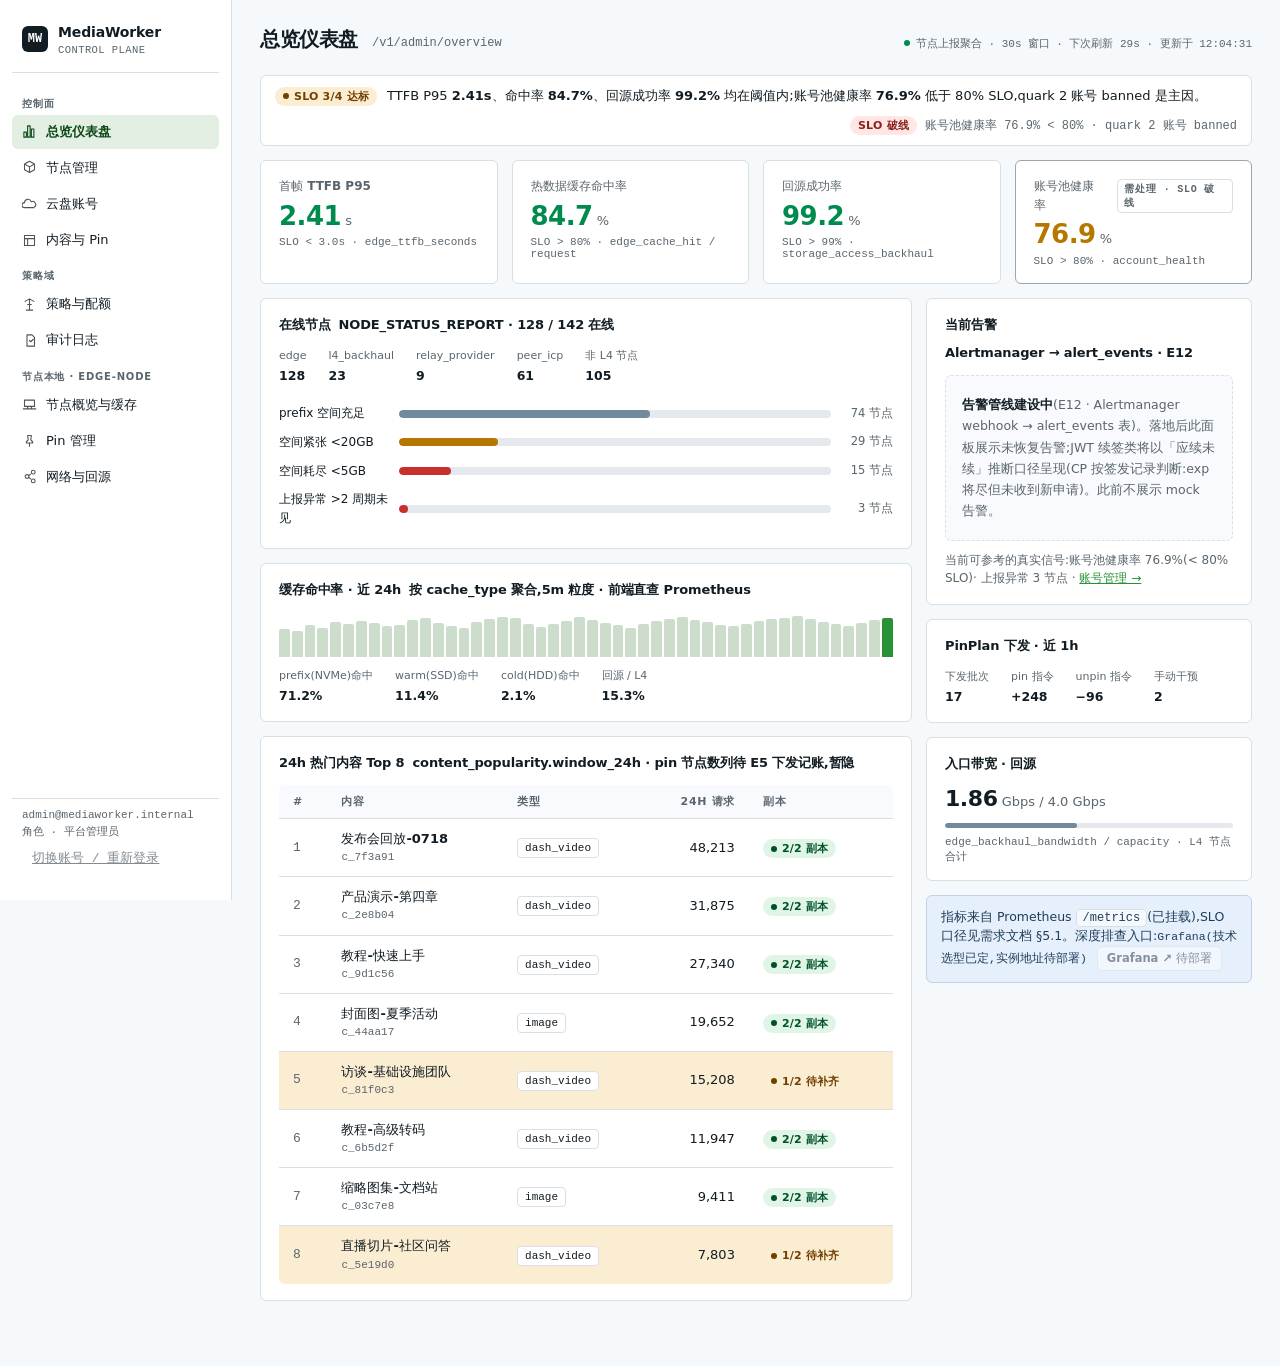
<file: ui/dashboard.html>
<!doctype html>
<html lang="zh-CN">
<head>
<meta charset="utf-8" />
<meta name="viewport" content="width=device-width, initial-scale=1" />
<title>总览仪表盘 · MediaWorker 控制面</title>
<link rel="stylesheet" href="assets/app.css" />
<style>
  /* 精修模板:状态一句话 / 锚点卡 / 行分层 / 轮询活体 — 与节点本地页同一语言 */
  .status-strip {
    display: flex; align-items: center; gap: 10px; flex-wrap: wrap;
    border: 1px solid var(--border); border-radius: var(--radius);
    background: var(--surface); padding: 10px 14px; margin-bottom: 14px;
    font-size: 13px;
  }
  .status-strip .s-text b { font-weight: 650; font-variant-numeric: tabular-nums; }
  .status-strip .s-alert { margin-left: auto; display: inline-flex; align-items: center; gap: 8px; font: 12px var(--font-mono); color: var(--muted); }
  .card-anchor { border-color: oklch(72% 0.012 250); }
  .card-anchor .watch {
    font: 600 10px var(--font-mono); letter-spacing: 0.08em; text-transform: uppercase;
    color: var(--muted); border: 1px solid var(--border); border-radius: 4px; padding: 2px 6px; margin-left: 6px;
  }
  tr.row-bad td { background: var(--danger-bg); }
  tr.row-warn td { background: var(--warn-bg); }
  tr.row-dim td { opacity: 0.6; }
  .empty-note {
    border: 1px dashed var(--border); border-radius: var(--radius);
    padding: 18px 16px; font-size: 12.5px; color: var(--muted); line-height: 1.7;
    background: oklch(98.5% 0.004 250);
  }
  .empty-note b { color: var(--fg); font-weight: 600; }
  @keyframes fd-pulse { 0%, 100% { opacity: 1; } 50% { opacity: 0.3; } }
  .freshness .dot { animation: fd-pulse 2s ease-in-out infinite; }
  .freshness .tick { font: 11px var(--font-mono); color: var(--muted); }
</style>
</head>
<body>
<div class="shell">
  <aside class="sidebar"></aside>
  <main class="main">
    <div class="topbar">
      <button class="menu-btn">☰</button>
      <h1>总览仪表盘</h1>
      <span class="crumb">/v1/admin/overview</span>
      <span class="spacer"></span>
      <span class="freshness"><span class="dot"></span>节点上报聚合 · 30s 窗口<span class="tick" id="poll-tick">· 下次刷新 30s · 更新于 12:04:31</span></span>
    </div>

    <!-- 状态一句话:先给 SLO 结论,破线项单独亮出 -->
    <div class="status-strip" data-od-id="status-strip">
      <span class="pill warn"><span class="d"></span>SLO 3/4 达标</span>
      <span class="s-text">TTFB P95 <b>2.41s</b>、命中率 <b>84.7%</b>、回源成功率 <b>99.2%</b> 均在阈值内;账号池健康率 <b>76.9%</b> 低于 80% SLO,quark 2 账号 banned 是主因。</span>
      <span class="s-alert"><span class="pill bad">SLO 破线</span>账号池健康率 76.9% &lt; 80% · quark 2 账号 banned</span>
    </div>

    <!-- SLO 指标卡 -->
    <div class="grid g-4">
      <div class="card stat ok">
        <span class="label">首帧 TTFB P95</span>
        <span class="value">2.41<small> s</small></span>
        <span class="target">SLO &lt; 3.0s · edge_ttfb_seconds</span>
      </div>
      <div class="card stat ok">
        <span class="label">热数据缓存命中率</span>
        <span class="value">84.7<small> %</small></span>
        <span class="target">SLO &gt; 80% · edge_cache_hit / request</span>
      </div>
      <div class="card stat ok">
        <span class="label">回源成功率</span>
        <span class="value">99.2<small> %</small></span>
        <span class="target">SLO &gt; 99% · storage_access_backhaul</span>
      </div>
      <div class="card stat warn card-anchor">
        <span class="label">账号池健康率 <span class="watch">需处理 · SLO 破线</span></span>
        <span class="value">76.9<small> %</small></span>
        <span class="target">SLO &gt; 80% · account_health</span>
      </div>
    </div>

    <div class="grid g-21 mt">
      <!-- 左列:节点与容量 -->
      <div style="display:flex;flex-direction:column;gap:14px;min-width:0;">
        <div class="card">
          <h3>在线节点 <span class="hint">NODE_STATUS_REPORT · 128 / 142 在线</span></h3>
          <div class="kv-strip" style="margin-bottom:14px;">
            <div class="kv"><span class="k">edge</span><span class="v num">128</span></div>
            <div class="kv"><span class="k">l4_backhaul</span><span class="v num">23</span></div>
            <div class="kv"><span class="k">relay_provider</span><span class="v num">9</span></div>
            <div class="kv"><span class="k">peer_icp</span><span class="v num">61</span></div>
            <div class="kv"><span class="k">非 L4 节点</span><span class="v num">105</span></div>
          </div>
          <div class="hbar"><span>prefix 空间充足</span><div class="hb-track"><i style="width:58%"></i></div><span class="num">74 节点</span></div>
          <div class="hbar"><span>空间紧张 &lt;20GB</span><div class="hb-track"><i style="width:23%;background:var(--warn)"></i></div><span class="num">29 节点</span></div>
          <div class="hbar"><span>空间耗尽 &lt;5GB</span><div class="hb-track"><i style="width:12%;background:var(--danger)"></i></div><span class="num">15 节点</span></div>
          <div class="hbar"><span>上报异常 &gt;2 周期未见</span><div class="hb-track"><i style="width:2%;background:var(--danger)"></i></div><span class="num">3 节点</span></div>
        </div>

        <div class="card">
          <h3>缓存命中率 · 近 24h <span class="hint">按 cache_type 聚合,5m 粒度 · 前端直查 Prometheus</span></h3>
          <div class="spark" id="spark-hit"></div>
          <div class="kv-strip" style="margin-top:10px;">
            <div class="kv"><span class="k">prefix(NVMe)命中</span><span class="v num">71.2%</span></div>
            <div class="kv"><span class="k">warm(SSD)命中</span><span class="v num">11.4%</span></div>
            <div class="kv"><span class="k">cold(HDD)命中</span><span class="v num">2.1%</span></div>
            <div class="kv"><span class="k">回源 / L4</span><span class="v num">15.3%</span></div>
          </div>
        </div>

        <div class="card">
          <h3>24h 热门内容 Top 8 <span class="hint">content_popularity.window_24h · pin 节点数列待 E5 下发记账,暂隐</span></h3>
          <div class="tbl-wrap" style="border:0;">
            <table class="tbl">
              <thead><tr><th>#</th><th>内容</th><th>类型</th><th class="r">24h 请求</th><th>副本</th></tr></thead>
              <tbody id="hot-body"></tbody>
            </table>
          </div>
        </div>
      </div>

      <!-- 右列:告警 -->
      <div style="display:flex;flex-direction:column;gap:14px;min-width:0;">
        <div class="card">
          <h3>当前告警 <span class="hint">Alertmanager → alert_events · E12</span></h3>
          <div class="empty-note">
            <b>告警管线建设中</b>(E12 · Alertmanager webhook → alert_events 表)。落地后此面板展示未恢复告警;JWT 续签类将以「应续未续」推断口径呈现(CP 按签发记录判断:exp 将尽但未收到新申请)。此前不展示 mock 告警。
          </div>
          <div style="margin-top:10px;font-size:12px;color:var(--muted);">
            当前可参考的真实信号:账号池健康率 76.9%(&lt; 80% SLO)· 上报异常 3 节点 · <a href="accounts.html" style="color:var(--accent);">账号管理 →</a>
          </div>
        </div>

        <div class="card">
          <h3>PinPlan 下发 · 近 1h</h3>
          <div class="kv-strip">
            <div class="kv"><span class="k">下发批次</span><span class="v num">17</span></div>
            <div class="kv"><span class="k">pin 指令</span><span class="v num">+248</span></div>
            <div class="kv"><span class="k">unpin 指令</span><span class="v num">−96</span></div>
            <div class="kv"><span class="k">手动干预</span><span class="v num">2</span></div>
          </div>
        </div>

        <div class="card">
          <h3>入口带宽 · 回源</h3>
          <div class="stat">
            <span class="value" style="font-size:22px;">1.86<small> Gbps / 4.0 Gbps</small></span>
            <div class="meter" style="margin-top:6px;"><div class="bar"><i style="width:46%"></i></div></div>
            <span class="target">edge_backhaul_bandwidth / capacity · L4 节点合计</span>
          </div>
        </div>

        <div class="notice">
          <div>指标来自 Prometheus <code>/metrics</code>(已挂载),SLO 口径见需求文档 §5.1。深度排查入口:<span class="mono" style="font-size:11.5px;">Grafana(技术选型已定,实例地址待部署)</span> <button class="btn sm" disabled title="Grafana 实例地址待部署" style="margin-left:6px;">Grafana ↗ 待部署</button></div>
        </div>
      </div>
    </div>
  </main>
</div>

<script src="assets/app.js"></script>
<script>
  MW.injectSidebar('dashboard');
  MW.injectChrome();

  // 命中率 sparkline — 固定演示数据(24h,48 点)
  const hit = [62,58,71,66,79,74,81,77,69,72,83,88,76,70,64,79,85,91,87,73,68,75,82,89,84,77,71,66,73,80,86,90,83,78,72,69,74,81,85,88,92,86,79,74,70,76,83,87];
  document.getElementById('spark-hit').innerHTML = hit.map((v,i) =>
    `<i style="height:${v}%" class="${i===hit.length-1?'hot':''}" title="${v}%"></i>`).join('');

  const hot = [
    ['c_7f3a91','发布会回放-0718','dash_video','48,213','2/2'],
    ['c_2e8b04','产品演示-第四章','dash_video','31,875','2/2'],
    ['c_9d1c56','教程-快速上手','dash_video','27,340','2/2'],
    ['c_44aa17','封面图-夏季活动','image','19,652','2/2'],
    ['c_81f0c3','访谈-基础设施团队','dash_video','15,208','1/2'],
    ['c_6b5d2f','教程-高级转码','dash_video','11,947','2/2'],
    ['c_03c7e8','缩略图集-文档站','image','9,411','2/2'],
    ['c_5e19d0','直播切片-社区问答','dash_video','7,803','1/2'],
  ];
  document.getElementById('hot-body').innerHTML = hot.map((r,i) => `
    <tr class="clickable ${r[4]==='2/2'?'':'row-warn'}" onclick="location.href='content.html'">
      <td class="mono" style="color:var(--muted)">${i+1}</td>
      <td><div style="font-weight:550">${r[1]}</div><div class="mono" style="font-size:11px;color:var(--muted)">${r[0]}</div></td>
      <td><span class="chip">${r[2]}</span></td>
      <td class="r num">${r[3]}</td>
      <td>${r[4]==='2/2' ? '<span class="pill ok"><span class="d"></span>2/2 副本</span>' : '<span class="pill warn"><span class="d"></span>1/2 待补齐</span>'}</td>
    </tr>`).join('');

  // 轮询活体感:倒计时 + 更新时刻(只有时钟真实走动,数据为 30s 上报快照)
  (function () {
    const tick = document.getElementById('poll-tick');
    let left = 30, last = '12:04:31';
    const clock = () => new Date().toTimeString().slice(0, 8);
    setInterval(() => {
      left -= 1;
      if (left <= 0) { left = 30; last = clock(); }
      tick.textContent = `· 下次刷新 ${left}s · 更新于 ${last}`;
    }, 1000);
  })();
</script>
</body>
</html>
</file>
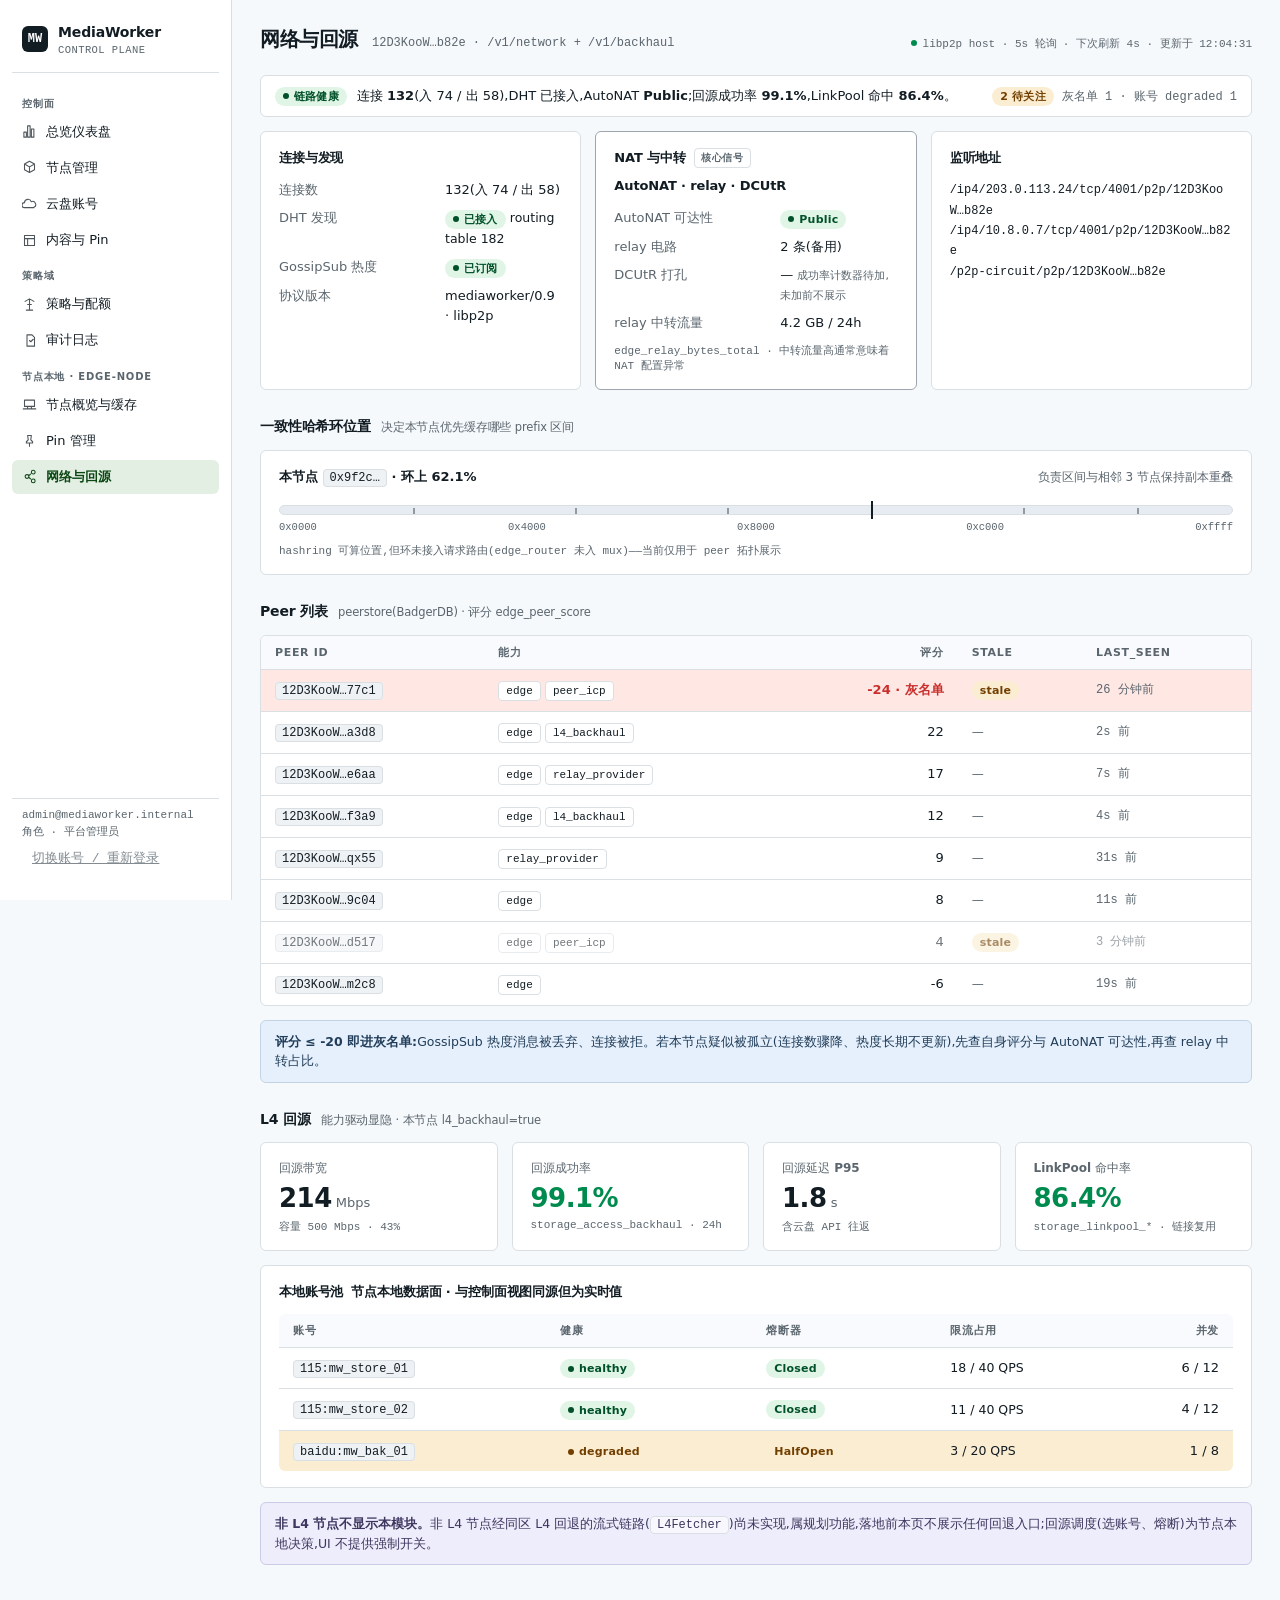
<file: ui/edge-network.html>
<!doctype html>
<html lang="zh-CN">
<head>
<meta charset="utf-8" />
<meta name="viewport" content="width=device-width, initial-scale=1" />
<title>网络与回源 · MediaWorker 节点本地监控</title>
<link rel="stylesheet" href="assets/app.css" />
<style>
  .ring { position: relative; height: 10px; border-radius: 999px;
    background: oklch(94% 0.01 250); border: 1px solid var(--border); margin-top: 18px; }
  .ring .me { position: absolute; top: -5px; width: 2px; height: 18px; background: var(--fg); }
  .ring .peer-tick { position: absolute; top: 2px; width: 2px; height: 6px; background: var(--muted); opacity: .6; }
  .ring-scale { display: flex; justify-content: space-between; font: 10.5px var(--font-mono); color: var(--muted); margin-top: 6px; }
  .addr { font: 12px var(--font-mono); word-break: break-all; line-height: 1.7; }

  /* — CD 精修:状态条 / 锚点卡 / 行分层 / 轮询活体感(页面级,不动 app.css)— */
  .status-strip {
    display: flex; align-items: center; gap: 10px; flex-wrap: wrap;
    border: 1px solid var(--border); border-radius: var(--radius);
    background: var(--surface); padding: 10px 14px; margin-bottom: 14px;
    font-size: 13px;
  }
  .status-strip .s-text b { font-weight: 650; font-variant-numeric: tabular-nums; }
  .status-strip .s-alert { margin-left: auto; display: inline-flex; align-items: center; gap: 8px; font: 12px var(--font-mono); color: var(--muted); }
  .card-anchor { border-color: oklch(72% 0.012 250); }
  .card-anchor h3 .watch {
    font: 600 10px var(--font-mono); letter-spacing: 0.08em; text-transform: uppercase;
    color: var(--muted); border: 1px solid var(--border); border-radius: 4px; padding: 2px 6px;
  }
  tr.row-active td { background: var(--danger-bg); }
  tr.row-warn td { background: var(--warn-bg); }
  tr.row-dim td { opacity: 0.6; }
  @keyframes fd-pulse { 0%, 100% { opacity: 1; } 50% { opacity: 0.3; } }
  .freshness .dot { animation: fd-pulse 2s ease-in-out infinite; }
  .freshness .tick { font: 11px var(--font-mono); color: var(--muted); }
</style>
</head>
<body>
<div class="shell">
  <aside class="sidebar"></aside>
  <main class="main">
    <div class="topbar">
      <button class="menu-btn">☰</button>
      <h1>网络与回源</h1>
      <span class="crumb">12D3KooW…b82e · /v1/network + /v1/backhaul</span>
      <span class="spacer"></span>
      <span class="freshness"><span class="dot"></span>libp2p host · 5s 轮询<span class="tick" id="poll-tick">· 下次刷新 5s · 更新于 12:04:31</span></span>
    </div>

    <!-- 状态一句话:先给结论,再给依据;待关注项单独亮出 -->
    <div class="status-strip" data-od-id="status-strip">
      <span class="pill ok"><span class="d"></span>链路健康</span>
      <span class="s-text">连接 <b>132</b>(入 74 / 出 58),DHT 已接入,AutoNAT <b>Public</b>;回源成功率 <b>99.1%</b>,LinkPool 命中 <b>86.4%</b>。</span>
      <span class="s-alert"><span class="pill warn">2 待关注</span>灰名单 1 · 账号 degraded 1</span>
    </div>

    <!-- 网络状态 -->
    <div class="grid g-3" data-od-id="net-status">
      <div class="card">
        <h3>连接与发现</h3>
        <dl class="dl">
          <dt>连接数</dt><dd class="num">132(入 74 / 出 58)</dd>
          <dt>DHT 发现</dt><dd><span class="pill ok"><span class="d"></span>已接入</span> <span class="num" style="font-size:12.5px;">routing table 182</span></dd>
          <dt>GossipSub 热度</dt><dd><span class="pill ok"><span class="d"></span>已订阅</span></dd>
          <dt>协议版本</dt><dd class="num">mediaworker/0.9 · libp2p</dd>
        </dl>
      </div>

      <div class="card card-anchor" data-od-id="nat">
        <h3>NAT 与中转 <span class="watch">核心信号</span> <span class="hint">AutoNAT · relay · DCUtR</span></h3>
        <dl class="dl">
          <dt>AutoNAT 可达性</dt><dd><span class="pill ok"><span class="d"></span>Public</span></dd>
          <dt>relay 电路</dt><dd class="num">2 条(备用)</dd>
          <dt>DCUtR 打孔</dt><dd class="num">— <span style="font-size:11px;color:var(--muted);font-weight:400;">成功率计数器待加,未加前不展示</span></dd>
          <dt>relay 中转流量</dt><dd class="num">4.2 GB / 24h</dd>
        </dl>
        <div style="font:11px var(--font-mono);color:var(--muted);margin-top:10px;">edge_relay_bytes_total · 中转流量高通常意味着 NAT 配置异常</div>
      </div>

      <div class="card">
        <h3>监听地址</h3>
        <div class="addr">
          /ip4/203.0.113.24/tcp/4001/p2p/12D3KooW…b82e<br/>
          /ip4/10.8.0.7/tcp/4001/p2p/12D3KooW…b82e<br/>
          /p2p-circuit/p2p/12D3KooW…b82e
        </div>
      </div>
    </div>

    <!-- 哈希环位置 -->
    <div class="section-h">一致性哈希环位置
      <span class="hint">决定本节点优先缓存哪些 prefix 区间</span>
    </div>
    <div class="card">
      <div style="display:flex;justify-content:space-between;align-items:baseline;">
        <span style="font-size:13px;font-weight:600;">本节点 <code>0x9f2c…</code> · 环上 62.1%</span>
        <span style="font-size:12px;color:var(--muted);">负责区间与相邻 3 节点保持副本重叠</span>
      </div>
      <div class="ring">
        <i class="peer-tick" style="left:14%"></i>
        <i class="peer-tick" style="left:31%"></i>
        <i class="peer-tick" style="left:47%"></i>
        <i class="me" style="left:62.1%"></i>
        <i class="peer-tick" style="left:78%"></i>
        <i class="peer-tick" style="left:90%"></i>
      </div>
      <div class="ring-scale"><span>0x0000</span><span>0x4000</span><span>0x8000</span><span>0xc000</span><span>0xffff</span></div>
      <div style="font:11px var(--font-mono);color:var(--muted);margin-top:10px;">hashring 可算位置,但环未接入请求路由(edge_router 未入 mux)——当前仅用于 peer 拓扑展示</div>
    </div>

    <!-- Peer 列表 -->
    <div class="section-h">Peer 列表
      <span class="hint">peerstore(BadgerDB) · 评分 edge_peer_score</span>
    </div>
    <div class="tbl-wrap">
      <table class="tbl">
        <thead><tr><th>Peer ID</th><th>能力</th><th class="r">评分</th><th>stale</th><th>last_seen</th></tr></thead>
        <tbody id="peer-body"></tbody>
      </table>
    </div>

    <div class="notice mt">
      <div><b>评分 ≤ -20 即进灰名单:</b>GossipSub 热度消息被丢弃、连接被拒。若本节点疑似被孤立(连接数骤降、热度长期不更新),先查自身评分与 AutoNAT 可达性,再查 relay 中转占比。</div>
    </div>

    <!-- L4 回源 -->
    <div class="section-h">L4 回源
      <span class="hint">能力驱动显隐 · 本节点 l4_backhaul=true</span>
    </div>
    <div class="grid g-4">
      <div class="card stat"><span class="label">回源带宽</span><span class="value">214<small> Mbps</small></span><span class="target">容量 500 Mbps · 43%</span></div>
      <div class="card stat ok"><span class="label">回源成功率</span><span class="value">99.1%</span><span class="target">storage_access_backhaul · 24h</span></div>
      <div class="card stat"><span class="label">回源延迟 P95</span><span class="value">1.8<small> s</small></span><span class="target">含云盘 API 往返</span></div>
      <div class="card stat ok"><span class="label">LinkPool 命中率</span><span class="value">86.4%</span><span class="target">storage_linkpool_* · 链接复用</span></div>
    </div>

    <div class="card mt">
      <h3>本地账号池 <span class="hint">节点本地数据面 · 与控制面视图同源但为实时值</span></h3>
      <div class="tbl-wrap" style="border:0;">
        <table class="tbl">
          <thead><tr><th>账号</th><th>健康</th><th>熔断器</th><th>限流占用</th><th class="r">并发</th></tr></thead>
          <tbody id="acct-body"></tbody>
        </table>
      </div>
    </div>

    <div class="notice planned mt">
      <div><b>非 L4 节点不显示本模块。</b>非 L4 节点经同区 L4 回退的流式链路(<code>L4Fetcher</code>)尚未实现,属规划功能,落地前本页不展示任何回退入口;回源调度(选账号、熔断)为节点本地决策,UI 不提供强制开关。</div>
    </div>
  </main>
</div>

<script src="assets/app.js"></script>
<script>
  MW.injectSidebar('edge-network');
  MW.injectChrome();

  const peers = [
    { id:'12D3KooW…f3a9', caps:['edge','l4_backhaul'], score:12,  stale:false, seen:'4s 前'   },
    { id:'12D3KooW…a3d8', caps:['edge','l4_backhaul'], score:22,  stale:false, seen:'2s 前'   },
    { id:'12D3KooW…e6aa', caps:['edge','relay_provider'], score:17, stale:false, seen:'7s 前' },
    { id:'12D3KooW…9c04', caps:['edge'],               score:8,   stale:false, seen:'11s 前'  },
    { id:'12D3KooW…d517', caps:['edge','peer_icp'],    score:4,   stale:true,  seen:'3 分钟前' },
    { id:'12D3KooW…m2c8', caps:['edge'],               score:-6,  stale:false, seen:'19s 前'  },
    { id:'12D3KooW…77c1', caps:['edge','peer_icp'],    score:-24, stale:true,  seen:'26 分钟前' },
    { id:'12D3KooW…qx55', caps:['relay_provider'],     score:9,   stale:false, seen:'31s 前'  },
  ];
  // 行分层:灰名单(≤ -20)置顶并 danger 底色,stale 降透明度,其余按评分降序
  const ordered = peers.slice().sort((a, b) => {
    const ga = a.score <= -20 ? 0 : 1, gb = b.score <= -20 ? 0 : 1;
    return ga - gb || b.score - a.score;
  });
  document.getElementById('peer-body').innerHTML = ordered.map(p => `
    <tr${p.score <= -20 ? ' class="row-active"' : p.stale ? ' class="row-dim"' : ''}>
      <td><code>${p.id}</code></td>
      <td>${p.caps.map(c => `<span class="chip">${c}</span>`).join(' ')}</td>
      <td class="r num" style="font-weight:${p.score<=-20?'650':'400'};color:${p.score<=-20?'var(--danger)':'inherit'}">${p.score}${p.score<=-20?' · 灰名单':''}</td>
      <td>${p.stale ? '<span class="pill warn">stale</span>' : '<span style="color:var(--muted);font-size:12px;">—</span>'}</td>
      <td class="mono" style="font-size:12px;color:var(--muted)">${p.seen}</td>
    </tr>`).join('');

  const circPill = c => c==='Closed' ? '<span class="pill ok">Closed</span>'
    : c==='HalfOpen' ? '<span class="pill warn">HalfOpen</span>'
    : '<span class="pill bad">Open</span>';
  const accts = [
    { id:'115:mw_store_01',  st:'healthy',  circ:'Closed',   qps:[18,40], conc:[6,12]  },
    { id:'115:mw_store_02',  st:'healthy',  circ:'Closed',   qps:[11,40], conc:[4,12]  },
    { id:'baidu:mw_bak_01',  st:'degraded', circ:'HalfOpen', qps:[3,20],  conc:[1,8]   },
  ];
  const stPill = s => s==='healthy' ? '<span class="pill ok"><span class="d"></span>healthy</span>'
    : '<span class="pill warn"><span class="d"></span>degraded</span>';
  document.getElementById('acct-body').innerHTML = accts.map(a => `
    <tr${a.st !== 'healthy' ? ' class="row-warn"' : ''}>
      <td><code>${a.id}</code></td>
      <td>${stPill(a.st)}</td>
      <td>${circPill(a.circ)}</td>
      <td class="num" style="font-size:12.5px;">${a.qps[0]} / ${a.qps[1]} QPS</td>
      <td class="r num">${a.conc[0]} / ${a.conc[1]}</td>
    </tr>`).join('');

  // 轮询活体感:倒计时 + 更新时刻(只有时钟真实走动,数据本身为快照)
  (function () {
    const tick = document.getElementById('poll-tick');
    let left = 5;
    let last = '12:04:31';
    const clock = () => new Date().toTimeString().slice(0, 8);
    setInterval(() => {
      left -= 1;
      if (left <= 0) left = 5;
      tick.textContent = `· 下次刷新 ${left}s · 更新于 ${left === 5 ? clock() : last}`;
      if (left === 5) last = clock();
    }, 1000);
  })();
</script>
</body>
</html>
</file>
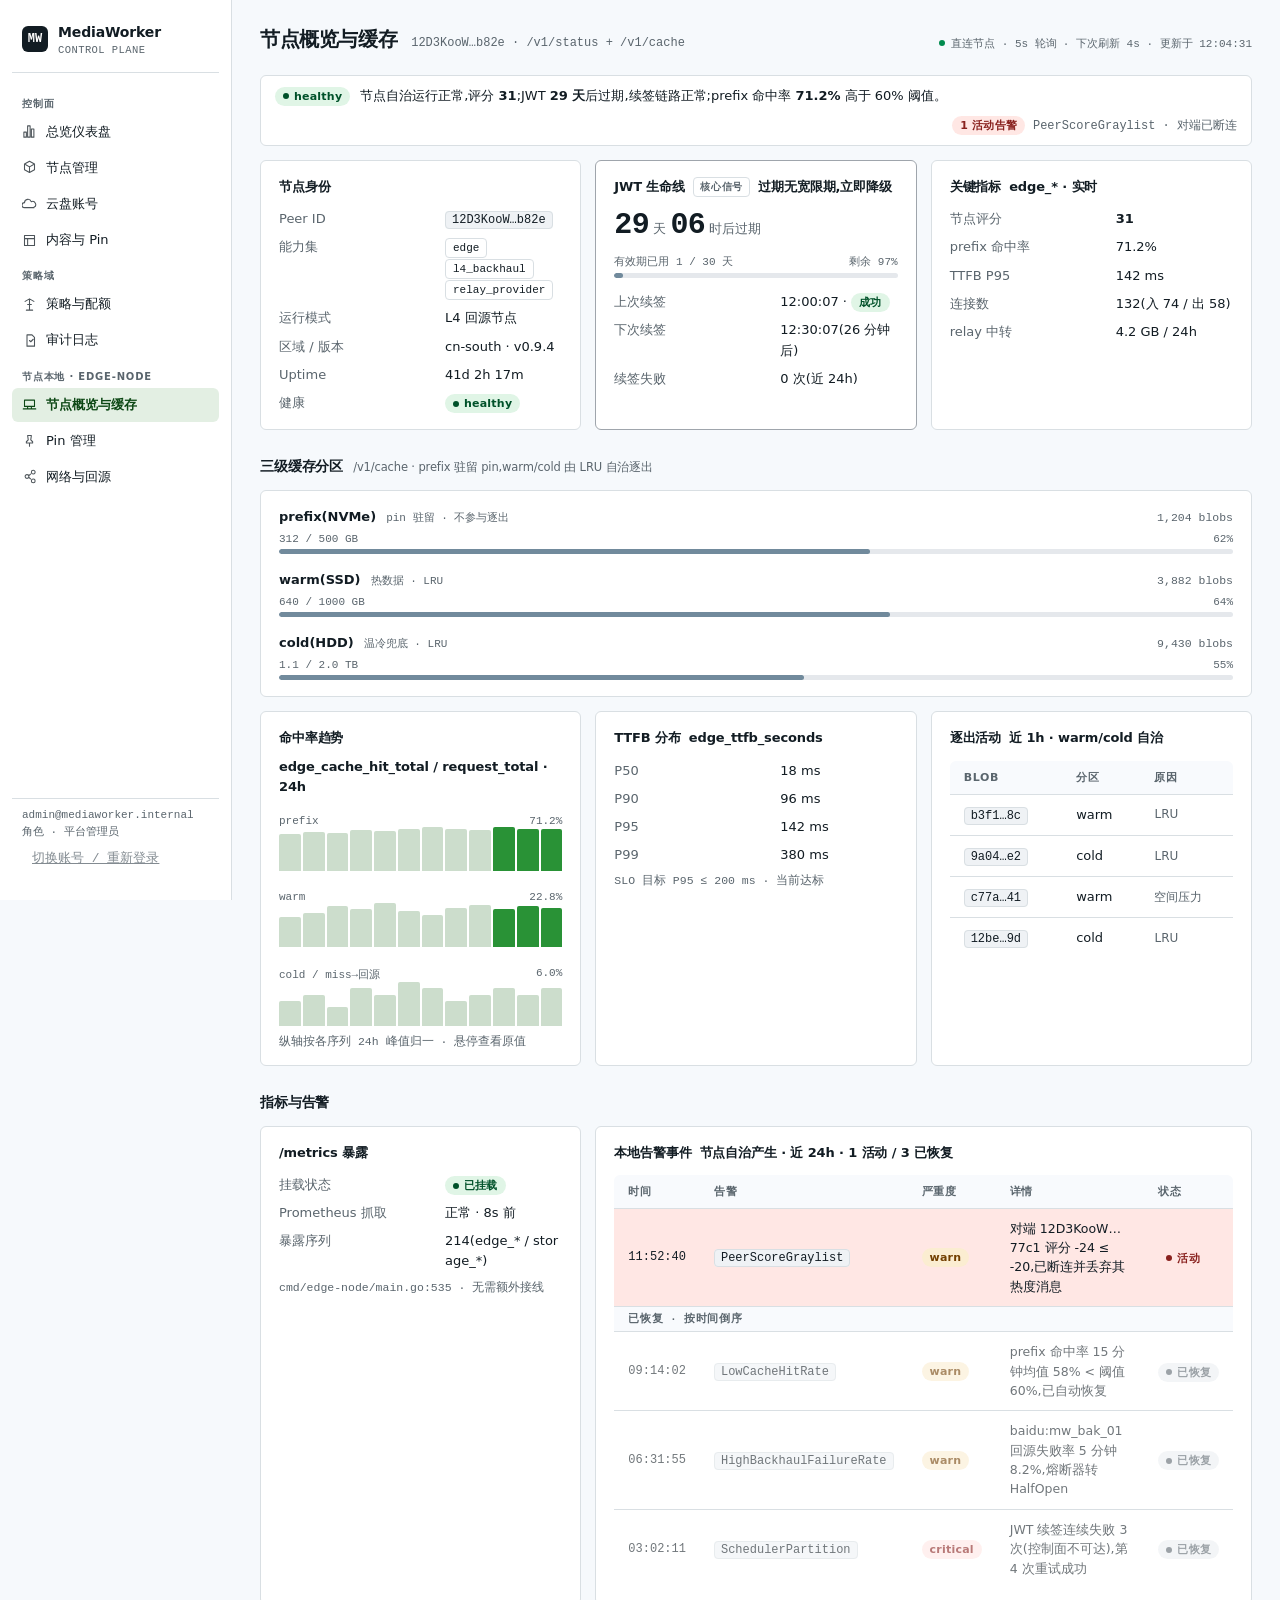
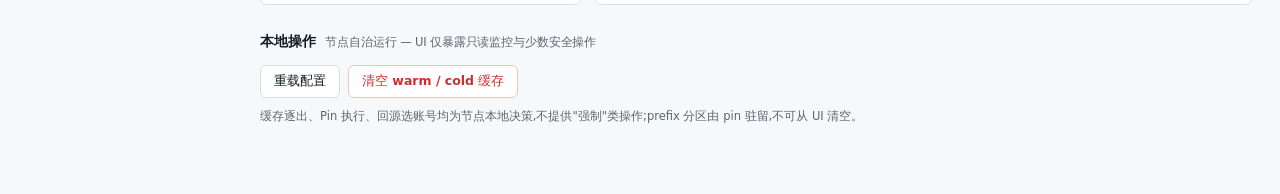
<file: ui/edge-node-monitor.html>
<!doctype html>
<html lang="zh-CN">
<head>
<meta charset="utf-8" />
<meta name="viewport" content="width=device-width, initial-scale=1" />
<title>节点概览与缓存 · MediaWorker 节点本地监控</title>
<link rel="stylesheet" href="assets/app.css" />
<style>
  .jwt-count { font: 700 30px/1.1 var(--font-mono); letter-spacing: -0.02em; }
  .jwt-count small { font: 500 13px var(--font-body); color: var(--muted); letter-spacing: 0; }
  .part-head { display: flex; align-items: baseline; gap: 10px; margin-bottom: 6px; }
  .part-head .nm { font-weight: 600; font-size: 13px; }
  .part-head .role { font: 11px var(--font-mono); color: var(--muted); }
  .part-head .cnt { margin-left: auto; font: 11.5px var(--font-mono); color: var(--muted); }
  .spark-label { display: flex; justify-content: space-between; font: 11px var(--font-mono); color: var(--muted); margin-top: 6px; }
  .ring-note { font: 11.5px var(--font-mono); color: var(--muted); margin-top: 8px; }

  /* — CD 精修:状态条 / 锚点卡 / 告警分层 / 轮询活体感(页面级,不动 app.css)— */
  .status-strip {
    display: flex; align-items: center; gap: 10px; flex-wrap: wrap;
    border: 1px solid var(--border); border-radius: var(--radius);
    background: var(--surface); padding: 10px 14px; margin-bottom: 14px;
    font-size: 13px;
  }
  .status-strip .s-text b { font-weight: 650; font-variant-numeric: tabular-nums; }
  .status-strip .s-alert { margin-left: auto; display: inline-flex; align-items: center; gap: 8px; font: 12px var(--font-mono); color: var(--muted); }
  .card-anchor { border-color: oklch(72% 0.012 250); }
  .card-anchor h3 .watch {
    font: 600 10px var(--font-mono); letter-spacing: 0.08em; text-transform: uppercase;
    color: var(--muted); border: 1px solid var(--border); border-radius: 4px; padding: 2px 6px;
  }
  .jwt-meter { margin-top: 12px; }
  tr.row-active td { background: var(--danger-bg); }
  tr.row-dim td { opacity: 0.6; }
  tr.group-row td {
    padding: 5px 14px; font: 600 10.5px var(--font-mono); letter-spacing: 0.06em;
    text-transform: uppercase; color: var(--muted);
    background: oklch(98.5% 0.004 250);
  }
  @keyframes fd-pulse { 0%, 100% { opacity: 1; } 50% { opacity: 0.3; } }
  .freshness .dot { animation: fd-pulse 2s ease-in-out infinite; }
  .freshness .tick { font: 11px var(--font-mono); color: var(--muted); }
</style>
</head>
<body>
<div class="shell">
  <aside class="sidebar"></aside>
  <main class="main">
    <div class="topbar">
      <button class="menu-btn">☰</button>
      <h1>节点概览与缓存</h1>
      <span class="crumb">12D3KooW…b82e · /v1/status + /v1/cache</span>
      <span class="spacer"></span>
      <span class="freshness"><span class="dot"></span>直连节点 · 5s 轮询<span class="tick" id="poll-tick">· 下次刷新 5s · 更新于 12:04:31</span></span>
    </div>

    <!-- 状态一句话:先给结论,再给依据;活动告警单独亮出 -->
    <div class="status-strip" data-od-id="status-strip">
      <span class="pill ok"><span class="d"></span>healthy</span>
      <span class="s-text">节点自治运行正常,评分 <b>31</b>;JWT <b>29 天</b>后过期,续签链路正常;prefix 命中率 <b>71.2%</b> 高于 60% 阈值。</span>
      <span class="s-alert"><span class="pill bad">1 活动告警</span>PeerScoreGraylist · 对端已断连</span>
    </div>

    <!-- 身份 / JWT / 关键指标 -->
    <div class="grid g-3" data-od-id="identity">
      <div class="card">
        <h3>节点身份</h3>
        <dl class="dl">
          <dt>Peer ID</dt><dd><code>12D3KooW…b82e</code></dd>
          <dt>能力集</dt><dd><span class="chip">edge</span> <span class="chip">l4_backhaul</span> <span class="chip">relay_provider</span></dd>
          <dt>运行模式</dt><dd>L4 回源节点</dd>
          <dt>区域 / 版本</dt><dd>cn-south · v0.9.4</dd>
          <dt>Uptime</dt><dd class="num">41d 2h 17m</dd>
          <dt>健康</dt><dd><span class="pill ok"><span class="d"></span>healthy</span></dd>
        </dl>
      </div>

      <div class="card card-anchor" data-od-id="jwt">
        <h3>JWT 生命线 <span class="watch">核心信号</span> <span class="hint">过期无宽限期,立即降级</span></h3>
        <div class="jwt-count">29<small> 天 </small>06<small> 时后过期</small></div>
        <div class="meter jwt-meter"><div class="m-top"><span>有效期已用 1 / 30 天</span><span>剩余 97%</span></div><div class="bar"><i style="width:3%"></i></div></div>
        <dl class="dl" style="margin-top:14px;">
          <dt>上次续签</dt><dd class="num">12:00:07 · <span class="pill ok">成功</span></dd>
          <dt>下次续签</dt><dd class="num">12:30:07(26 分钟后)</dd>
          <dt>续签失败</dt><dd class="num">0 次(近 24h)</dd>
        </dl>
      </div>

      <div class="card">
        <h3>关键指标 <span class="hint">edge_* · 实时</span></h3>
        <dl class="dl">
          <dt>节点评分</dt><dd class="num" style="font-weight:650;">31</dd>
          <dt>prefix 命中率</dt><dd class="num">71.2%</dd>
          <dt>TTFB P95</dt><dd class="num">142 ms</dd>
          <dt>连接数</dt><dd class="num">132(入 74 / 出 58)</dd>
          <dt>relay 中转</dt><dd class="num">4.2 GB / 24h</dd>
        </dl>
      </div>
    </div>

    <!-- 缓存监控 -->
    <div class="section-h">三级缓存分区
      <span class="hint">/v1/cache · prefix 驻留 pin,warm/cold 由 LRU 自治逐出</span>
    </div>
    <div class="card" data-od-id="cache">
      <div style="display:flex;flex-direction:column;gap:16px;">
        <div>
          <div class="part-head"><span class="nm">prefix(NVMe)</span><span class="role">pin 驻留 · 不参与逐出</span><span class="cnt">1,204 blobs</span></div>
          <div class="meter"><div class="m-top"><span>312 / 500 GB</span><span>62%</span></div><div class="bar"><i style="width:62%"></i></div></div>
        </div>
        <div>
          <div class="part-head"><span class="nm">warm(SSD)</span><span class="role">热数据 · LRU</span><span class="cnt">3,882 blobs</span></div>
          <div class="meter"><div class="m-top"><span>640 / 1000 GB</span><span>64%</span></div><div class="bar"><i style="width:64%"></i></div></div>
        </div>
        <div>
          <div class="part-head"><span class="nm">cold(HDD)</span><span class="role">温冷兜底 · LRU</span><span class="cnt">9,430 blobs</span></div>
          <div class="meter"><div class="m-top"><span>1.1 / 2.0 TB</span><span>55%</span></div><div class="bar"><i style="width:55%"></i></div></div>
        </div>
      </div>
    </div>

    <div class="grid g-3 mt" data-od-id="metrics">
      <div class="card">
        <h3>命中率趋势 <span class="hint">edge_cache_hit_total / request_total · 24h</span></h3>
        <div style="display:flex;flex-direction:column;gap:14px;">
          <div>
            <div class="spark-label"><span>prefix</span><span>71.2%</span></div>
            <div class="spark" id="sp-prefix"></div>
          </div>
          <div>
            <div class="spark-label"><span>warm</span><span>22.8%</span></div>
            <div class="spark" id="sp-warm"></div>
          </div>
          <div>
            <div class="spark-label"><span>cold / miss→回源</span><span>6.0%</span></div>
            <div class="spark" id="sp-cold"></div>
          </div>
        </div>
        <div class="ring-note">纵轴按各序列 24h 峰值归一 · 悬停查看原值</div>
      </div>

      <div class="card">
        <h3>TTFB 分布 <span class="hint">edge_ttfb_seconds</span></h3>
        <dl class="dl">
          <dt>P50</dt><dd class="num">18 ms</dd>
          <dt>P90</dt><dd class="num">96 ms</dd>
          <dt>P95</dt><dd class="num">142 ms</dd>
          <dt>P99</dt><dd class="num">380 ms</dd>
        </dl>
        <div class="ring-note">SLO 目标 P95 ≤ 200 ms · 当前达标</div>
      </div>

      <div class="card">
        <h3>逐出活动 <span class="hint">近 1h · warm/cold 自治</span></h3>
        <div class="tbl-wrap" style="border:0;">
          <table class="tbl">
            <thead><tr><th>blob</th><th>分区</th><th>原因</th></tr></thead>
            <tbody>
              <tr><td><code>b3f1…8c</code></td><td>warm</td><td style="font-size:12px;color:var(--muted)">LRU</td></tr>
              <tr><td><code>9a04…e2</code></td><td>cold</td><td style="font-size:12px;color:var(--muted)">LRU</td></tr>
              <tr><td><code>c77a…41</code></td><td>warm</td><td style="font-size:12px;color:var(--muted)">空间压力</td></tr>
              <tr><td><code>12be…9d</code></td><td>cold</td><td style="font-size:12px;color:var(--muted)">LRU</td></tr>
            </tbody>
          </table>
        </div>
      </div>
    </div>

    <!-- 指标与告警 -->
    <div class="section-h">指标与告警</div>
    <div class="grid g-3">
      <div class="card">
        <h3>/metrics 暴露</h3>
        <dl class="dl">
          <dt>挂载状态</dt><dd><span class="pill ok"><span class="d"></span>已挂载</span></dd>
          <dt>Prometheus 抓取</dt><dd class="num">正常 · 8s 前</dd>
          <dt>暴露序列</dt><dd class="num">214(edge_* / storage_*)</dd>
        </dl>
        <div class="ring-note">cmd/edge-node/main.go:535 · 无需额外接线</div>
      </div>

      <div class="card" style="grid-column: span 2;" data-od-id="alerts">
        <h3>本地告警事件 <span class="hint">节点自治产生 · 近 24h · 1 活动 / 3 已恢复</span></h3>
        <div class="tbl-wrap" style="border:0;">
          <table class="tbl">
            <thead><tr><th>时间</th><th>告警</th><th>严重度</th><th>详情</th><th>状态</th></tr></thead>
            <tbody>
              <tr class="row-active">
                <td class="mono" style="font-size:12px;">11:52:40</td><td><code>PeerScoreGraylist</code></td>
                <td><span class="pill warn">warn</span></td>
                <td style="font-size:12.5px;">对端 12D3KooW…77c1 评分 -24 ≤ -20,已断连并丢弃其热度消息</td>
                <td><span class="pill bad"><span class="d"></span>活动</span></td>
              </tr>
              <tr class="group-row"><td colspan="5">已恢复 · 按时间倒序</td></tr>
              <tr class="row-dim">
                <td class="mono" style="font-size:12px;">09:14:02</td><td><code>LowCacheHitRate</code></td>
                <td><span class="pill warn">warn</span></td>
                <td style="font-size:12.5px;">prefix 命中率 15 分钟均值 58% &lt; 阈值 60%,已自动恢复</td>
                <td><span class="pill neutral"><span class="d"></span>已恢复</span></td>
              </tr>
              <tr class="row-dim">
                <td class="mono" style="font-size:12px;">06:31:55</td><td><code>HighBackhaulFailureRate</code></td>
                <td><span class="pill warn">warn</span></td>
                <td style="font-size:12.5px;">baidu:mw_bak_01 回源失败率 5 分钟 8.2%,熔断器转 HalfOpen</td>
                <td><span class="pill neutral"><span class="d"></span>已恢复</span></td>
              </tr>
              <tr class="row-dim">
                <td class="mono" style="font-size:12px;">03:02:11</td><td><code>SchedulerPartition</code></td>
                <td><span class="pill bad">critical</span></td>
                <td style="font-size:12.5px;">JWT 续签连续失败 3 次(控制面不可达),第 4 次重试成功</td>
                <td><span class="pill neutral"><span class="d"></span>已恢复</span></td>
              </tr>
            </tbody>
          </table>
        </div>
      </div>
    </div>

    <!-- 操作 -->
    <div class="section-h">本地操作
      <span class="hint">节点自治运行 — UI 仅暴露只读监控与少数安全操作</span>
    </div>
    <div style="display:flex;gap:8px;flex-wrap:wrap;">
      <button class="btn" id="op-reload">重载配置</button>
      <button class="btn danger" id="op-flush">清空 warm / cold 缓存</button>
    </div>
    <p style="font-size:11.5px;color:var(--muted);margin-top:10px;">
      缓存逐出、Pin 执行、回源选账号均为节点本地决策,不提供"强制"类操作;prefix 分区由 pin 驻留,不可从 UI 清空。
    </p>
  </main>
</div>

<script src="assets/app.js"></script>
<script>
  MW.injectSidebar('edge-node');
  MW.injectChrome();

  // 命中率趋势(24h,12 个 2h 桶)— 各序列按自身峰值归一,原值放 title 悬停
  function spark(id, vals, hotFrom) {
    const el = document.getElementById(id);
    const max = Math.max(...vals);
    el.innerHTML = vals.map((v, i) => {
      const h = Math.max(6, Math.round(v / max * 100));
      return `<i class="${i >= hotFrom ? 'hot' : ''}" style="height:${h}%" title="${v}%"></i>`;
    }).join('');
  }
  spark('sp-prefix', [62, 66, 64, 70, 68, 72, 75, 71, 69, 74, 71, 72], 9);
  spark('sp-warm',   [18, 20, 24, 22, 26, 21, 19, 23, 25, 22, 24, 23], 9);
  spark('sp-cold',   [4, 5, 3, 6, 5, 7, 6, 4, 5, 6, 5, 6], 12);

  // 轮询活体感:倒计时 + 更新时刻(只有时钟真实走动,数据本身为快照)
  (function () {
    const tick = document.getElementById('poll-tick');
    let left = 5;
    const clock = () => new Date().toTimeString().slice(0, 8);
    setInterval(() => {
      left -= 1;
      if (left <= 0) left = 5;
      tick.textContent = `· 下次刷新 ${left}s · 更新于 ${left === 5 ? clock() : last}`;
      if (left === 5) last = clock();
    }, 1000);
    let last = '12:04:31';
  })();

  document.getElementById('op-reload').onclick = () =>
    MW.toast('配置重载已触发', '节点将在数秒内应用新配置(本地即时生效)');

  document.getElementById('op-flush').onclick = () => MW.confirmDanger({
    title: '清空 warm / cold 缓存',
    body: '清空后 1,740 GB 缓存内容需重新回源拉取,短时间内回源带宽与 TTFB 将显著上升;prefix(pin 驻留)不受影响。仅在空间压力或数据异常时使用。',
    phrase: '清空缓存',
    actionLabel: '确认清空',
    onConfirm: () => MW.toast('缓存清空已触发', '节点开始异步逐出 warm / cold 分区内容'),
  });
</script>
</body>
</html>
</file>
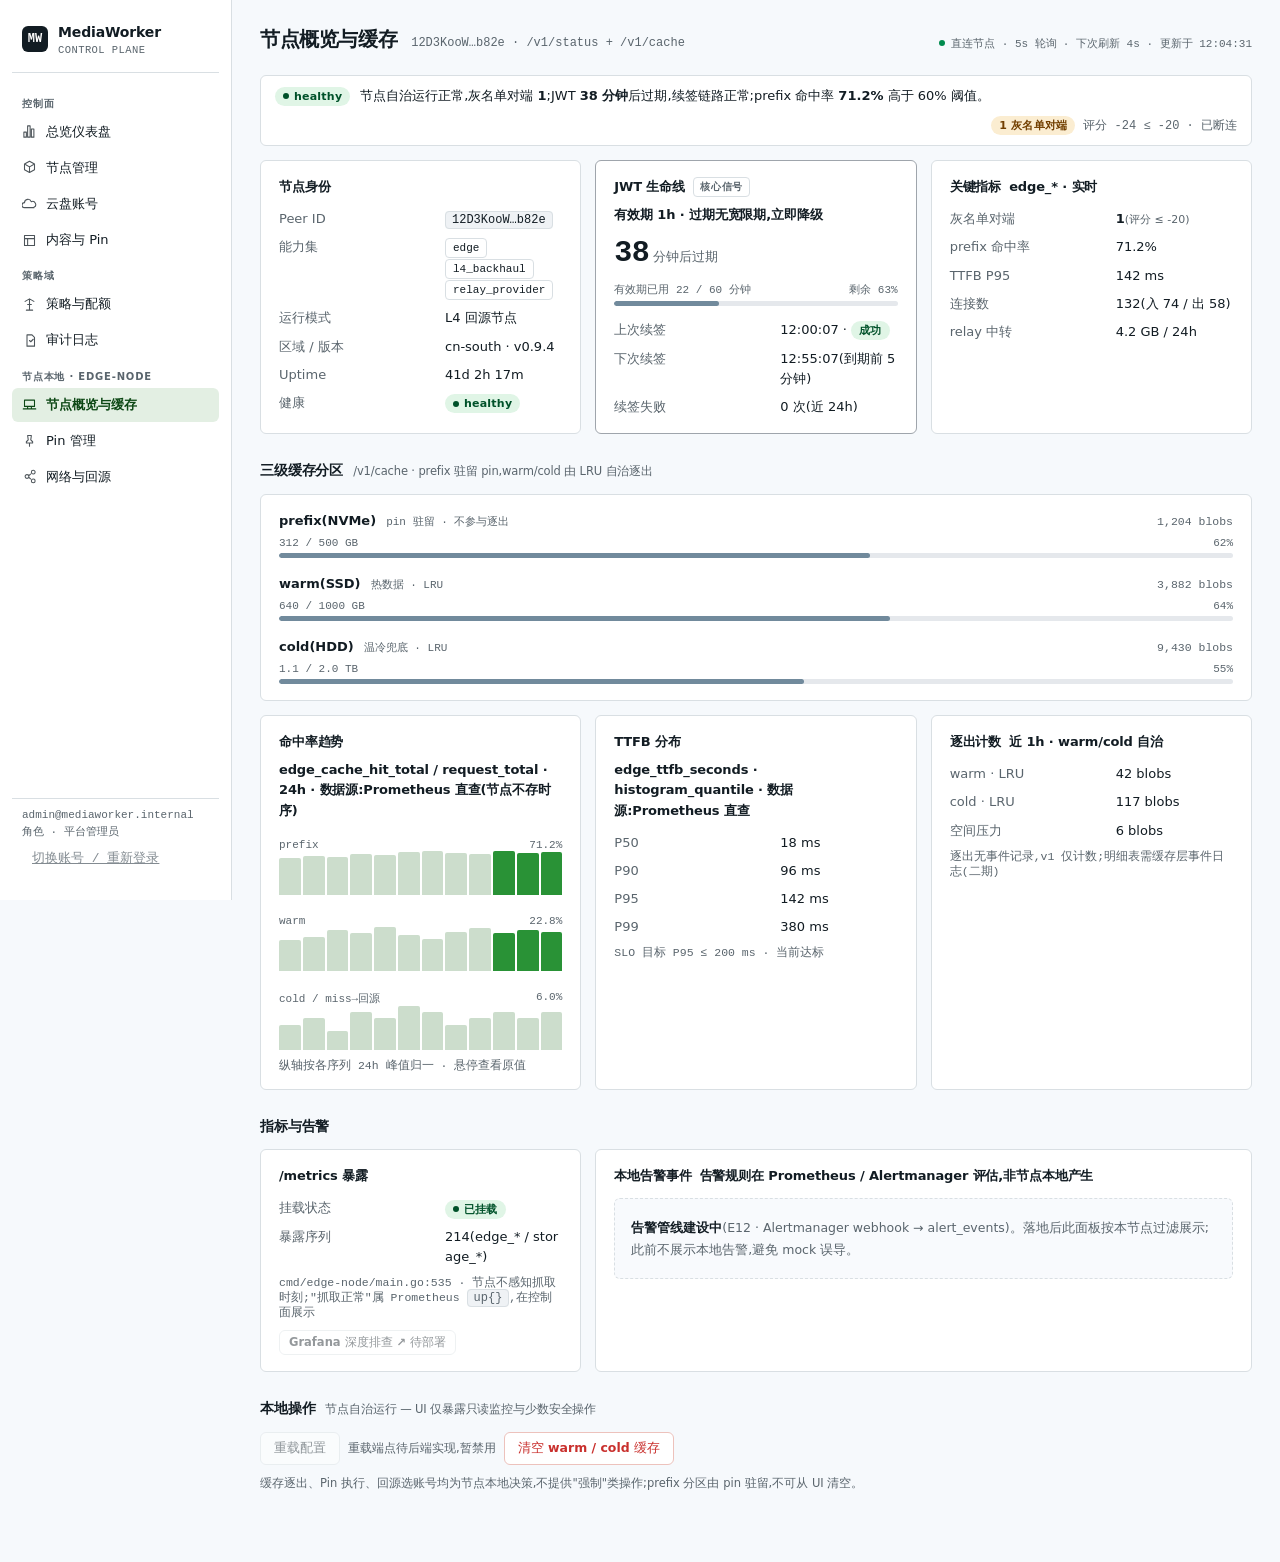
<file: ui/edge-node.html>
<!doctype html>
<html lang="zh-CN">
<head>
<meta charset="utf-8" />
<meta name="viewport" content="width=device-width, initial-scale=1" />
<title>节点概览与缓存 · MediaWorker 节点本地监控</title>
<link rel="stylesheet" href="assets/app.css" />
<style>
  .jwt-count { font: 700 30px/1.1 var(--font-mono); letter-spacing: -0.02em; }
  .jwt-count small { font: 500 13px var(--font-body); color: var(--muted); letter-spacing: 0; }
  .part-head { display: flex; align-items: baseline; gap: 10px; margin-bottom: 6px; }
  .part-head .nm { font-weight: 600; font-size: 13px; }
  .part-head .role { font: 11px var(--font-mono); color: var(--muted); }
  .part-head .cnt { margin-left: auto; font: 11.5px var(--font-mono); color: var(--muted); }
  .spark-label { display: flex; justify-content: space-between; font: 11px var(--font-mono); color: var(--muted); margin-top: 6px; }
  .ring-note { font: 11.5px var(--font-mono); color: var(--muted); margin-top: 8px; }

  /* — CD 精修:状态条 / 锚点卡 / 告警分层 / 轮询活体感(页面级,不动 app.css)— */
  .status-strip {
    display: flex; align-items: center; gap: 10px; flex-wrap: wrap;
    border: 1px solid var(--border); border-radius: var(--radius);
    background: var(--surface); padding: 10px 14px; margin-bottom: 14px;
    font-size: 13px;
  }
  .status-strip .s-text b { font-weight: 650; font-variant-numeric: tabular-nums; }
  .status-strip .s-alert { margin-left: auto; display: inline-flex; align-items: center; gap: 8px; font: 12px var(--font-mono); color: var(--muted); }
  .card-anchor { border-color: oklch(72% 0.012 250); }
  .card-anchor h3 .watch {
    font: 600 10px var(--font-mono); letter-spacing: 0.08em; text-transform: uppercase;
    color: var(--muted); border: 1px solid var(--border); border-radius: 4px; padding: 2px 6px;
  }
  .jwt-meter { margin-top: 12px; }
  .empty-note {
    border: 1px dashed var(--border); border-radius: var(--radius);
    padding: 18px 16px; font-size: 12.5px; color: var(--muted); line-height: 1.7;
    background: oklch(98.5% 0.004 250);
  }
  .empty-note b { color: var(--fg); font-weight: 600; }
  @keyframes fd-pulse { 0%, 100% { opacity: 1; } 50% { opacity: 0.3; } }
  .freshness .dot { animation: fd-pulse 2s ease-in-out infinite; }
  .freshness .tick { font: 11px var(--font-mono); color: var(--muted); }
</style>
</head>
<body>
<div class="shell">
  <aside class="sidebar"></aside>
  <main class="main">
    <div class="topbar">
      <button class="menu-btn">☰</button>
      <h1>节点概览与缓存</h1>
      <span class="crumb">12D3KooW…b82e · /v1/status + /v1/cache</span>
      <span class="spacer"></span>
      <span class="freshness"><span class="dot"></span>直连节点 · 5s 轮询<span class="tick" id="poll-tick">· 下次刷新 5s · 更新于 12:04:31</span></span>
    </div>

    <!-- 状态一句话:先给结论,再给依据;活动告警单独亮出 -->
    <div class="status-strip" data-od-id="status-strip">
      <span class="pill ok"><span class="d"></span>healthy</span>
      <span class="s-text">节点自治运行正常,灰名单对端 <b>1</b>;JWT <b>38 分钟</b>后过期,续签链路正常;prefix 命中率 <b>71.2%</b> 高于 60% 阈值。</span>
      <span class="s-alert"><span class="pill warn">1 灰名单对端</span>评分 -24 ≤ -20 · 已断连</span>
    </div>

    <!-- 身份 / JWT / 关键指标 -->
    <div class="grid g-3" data-od-id="identity">
      <div class="card">
        <h3>节点身份</h3>
        <dl class="dl">
          <dt>Peer ID</dt><dd><code>12D3KooW…b82e</code></dd>
          <dt>能力集</dt><dd><span class="chip">edge</span> <span class="chip">l4_backhaul</span> <span class="chip">relay_provider</span></dd>
          <dt>运行模式</dt><dd>L4 回源节点</dd>
          <dt>区域 / 版本</dt><dd>cn-south · v0.9.4</dd>
          <dt>Uptime</dt><dd class="num">41d 2h 17m</dd>
          <dt>健康</dt><dd><span class="pill ok"><span class="d"></span>healthy</span></dd>
        </dl>
      </div>

      <div class="card card-anchor" data-od-id="jwt">
        <h3>JWT 生命线 <span class="watch">核心信号</span> <span class="hint">有效期 1h · 过期无宽限期,立即降级</span></h3>
        <div class="jwt-count">38<small> 分钟后过期</small></div>
        <div class="meter jwt-meter"><div class="m-top"><span>有效期已用 22 / 60 分钟</span><span>剩余 63%</span></div><div class="bar"><i style="width:37%"></i></div></div>
        <dl class="dl" style="margin-top:14px;">
          <dt>上次续签</dt><dd class="num">12:00:07 · <span class="pill ok">成功</span></dd>
          <dt>下次续签</dt><dd class="num">12:55:07(到期前 5 分钟)</dd>
          <dt>续签失败</dt><dd class="num">0 次(近 24h)</dd>
        </dl>
      </div>

      <div class="card">
        <h3>关键指标 <span class="hint">edge_* · 实时</span></h3>
        <dl class="dl">
          <dt>灰名单对端</dt><dd class="num" style="font-weight:650;">1<span style="font-size:11px;color:var(--muted);font-weight:400;">(评分 ≤ -20)</span></dd>
          <dt>prefix 命中率</dt><dd class="num">71.2%</dd>
          <dt>TTFB P95</dt><dd class="num">142 ms</dd>
          <dt>连接数</dt><dd class="num">132(入 74 / 出 58)</dd>
          <dt>relay 中转</dt><dd class="num">4.2 GB / 24h</dd>
        </dl>
      </div>
    </div>

    <!-- 缓存监控 -->
    <div class="section-h">三级缓存分区
      <span class="hint">/v1/cache · prefix 驻留 pin,warm/cold 由 LRU 自治逐出</span>
    </div>
    <div class="card" data-od-id="cache">
      <div style="display:flex;flex-direction:column;gap:16px;">
        <div>
          <div class="part-head"><span class="nm">prefix(NVMe)</span><span class="role">pin 驻留 · 不参与逐出</span><span class="cnt">1,204 blobs</span></div>
          <div class="meter"><div class="m-top"><span>312 / 500 GB</span><span>62%</span></div><div class="bar"><i style="width:62%"></i></div></div>
        </div>
        <div>
          <div class="part-head"><span class="nm">warm(SSD)</span><span class="role">热数据 · LRU</span><span class="cnt">3,882 blobs</span></div>
          <div class="meter"><div class="m-top"><span>640 / 1000 GB</span><span>64%</span></div><div class="bar"><i style="width:64%"></i></div></div>
        </div>
        <div>
          <div class="part-head"><span class="nm">cold(HDD)</span><span class="role">温冷兜底 · LRU</span><span class="cnt">9,430 blobs</span></div>
          <div class="meter"><div class="m-top"><span>1.1 / 2.0 TB</span><span>55%</span></div><div class="bar"><i style="width:55%"></i></div></div>
        </div>
      </div>
    </div>

    <div class="grid g-3 mt" data-od-id="metrics">
      <div class="card">
        <h3>命中率趋势 <span class="hint">edge_cache_hit_total / request_total · 24h · 数据源:Prometheus 直查(节点不存时序)</span></h3>
        <div style="display:flex;flex-direction:column;gap:14px;">
          <div>
            <div class="spark-label"><span>prefix</span><span>71.2%</span></div>
            <div class="spark" id="sp-prefix"></div>
          </div>
          <div>
            <div class="spark-label"><span>warm</span><span>22.8%</span></div>
            <div class="spark" id="sp-warm"></div>
          </div>
          <div>
            <div class="spark-label"><span>cold / miss→回源</span><span>6.0%</span></div>
            <div class="spark" id="sp-cold"></div>
          </div>
        </div>
        <div class="ring-note">纵轴按各序列 24h 峰值归一 · 悬停查看原值</div>
      </div>

      <div class="card">
        <h3>TTFB 分布 <span class="hint">edge_ttfb_seconds · histogram_quantile · 数据源:Prometheus 直查</span></h3>
        <dl class="dl">
          <dt>P50</dt><dd class="num">18 ms</dd>
          <dt>P90</dt><dd class="num">96 ms</dd>
          <dt>P95</dt><dd class="num">142 ms</dd>
          <dt>P99</dt><dd class="num">380 ms</dd>
        </dl>
        <div class="ring-note">SLO 目标 P95 ≤ 200 ms · 当前达标</div>
      </div>

      <div class="card">
        <h3>逐出计数 <span class="hint">近 1h · warm/cold 自治</span></h3>
        <dl class="dl">
          <dt>warm · LRU</dt><dd class="num">42 blobs</dd>
          <dt>cold · LRU</dt><dd class="num">117 blobs</dd>
          <dt>空间压力</dt><dd class="num">6 blobs</dd>
        </dl>
        <div class="ring-note">逐出无事件记录,v1 仅计数;明细表需缓存层事件日志(二期)</div>
      </div>
    </div>

    <!-- 指标与告警 -->
    <div class="section-h">指标与告警</div>
    <div class="grid g-3">
      <div class="card">
        <h3>/metrics 暴露</h3>
        <dl class="dl">
          <dt>挂载状态</dt><dd><span class="pill ok"><span class="d"></span>已挂载</span></dd>
          <dt>暴露序列</dt><dd class="num">214(edge_* / storage_*)</dd>
        </dl>
        <div class="ring-note">cmd/edge-node/main.go:535 · 节点不感知抓取时刻;"抓取正常"属 Prometheus <code>up{}</code>,在控制面展示</div>
        <div style="margin-top:10px;"><button class="btn sm" disabled title="Grafana 实例地址待部署">Grafana 深度排查 ↗ 待部署</button></div>
      </div>

      <div class="card" style="grid-column: span 2;" data-od-id="alerts">
        <h3>本地告警事件 <span class="hint">告警规则在 Prometheus / Alertmanager 评估,非节点本地产生</span></h3>
        <div class="empty-note">
          <b>告警管线建设中</b>(E12 · Alertmanager webhook → alert_events)。落地后此面板按本节点过滤展示;此前不展示本地告警,避免 mock 误导。
        </div>
      </div>
    </div>

    <!-- 操作 -->
    <div class="section-h">本地操作
      <span class="hint">节点自治运行 — UI 仅暴露只读监控与少数安全操作</span>
    </div>
    <div style="display:flex;gap:8px;flex-wrap:wrap;align-items:center;">
      <button class="btn" id="op-reload" disabled title="配置重载端点未实现(待后端)">重载配置</button>
      <span style="font-size:11.5px;color:var(--muted);">重载端点待后端实现,暂禁用</span>
      <button class="btn danger" id="op-flush">清空 warm / cold 缓存</button>
    </div>
    <p style="font-size:11.5px;color:var(--muted);margin-top:10px;">
      缓存逐出、Pin 执行、回源选账号均为节点本地决策,不提供"强制"类操作;prefix 分区由 pin 驻留,不可从 UI 清空。
    </p>
  </main>
</div>

<script src="assets/app.js"></script>
<script>
  MW.injectSidebar('edge-node');
  MW.injectChrome();

  // 命中率趋势(24h,12 个 2h 桶)— 各序列按自身峰值归一,原值放 title 悬停
  function spark(id, vals, hotFrom) {
    const el = document.getElementById(id);
    const max = Math.max(...vals);
    el.innerHTML = vals.map((v, i) => {
      const h = Math.max(6, Math.round(v / max * 100));
      return `<i class="${i >= hotFrom ? 'hot' : ''}" style="height:${h}%" title="${v}%"></i>`;
    }).join('');
  }
  spark('sp-prefix', [62, 66, 64, 70, 68, 72, 75, 71, 69, 74, 71, 72], 9);
  spark('sp-warm',   [18, 20, 24, 22, 26, 21, 19, 23, 25, 22, 24, 23], 9);
  spark('sp-cold',   [4, 5, 3, 6, 5, 7, 6, 4, 5, 6, 5, 6], 12);

  // 轮询活体感:倒计时 + 更新时刻(只有时钟真实走动,数据本身为快照)
  (function () {
    const tick = document.getElementById('poll-tick');
    let left = 5;
    const clock = () => new Date().toTimeString().slice(0, 8);
    setInterval(() => {
      left -= 1;
      if (left <= 0) left = 5;
      tick.textContent = `· 下次刷新 ${left}s · 更新于 ${left === 5 ? clock() : last}`;
      if (left === 5) last = clock();
    }, 1000);
    let last = '12:04:31';
  })();

  document.getElementById('op-flush').onclick = () => MW.confirmDanger({
    title: '清空 warm / cold 缓存',
    body: '清空后 1,740 GB 缓存内容需重新回源拉取,短时间内回源带宽与 TTFB 将显著上升;prefix(pin 驻留)不受影响。仅在空间压力或数据异常时使用。',
    phrase: '清空缓存',
    actionLabel: '确认清空',
    onConfirm: () => MW.toast('缓存清空已触发', '节点开始异步逐出 warm / cold 分区内容'),
  });
</script>
</body>
</html>
</file>
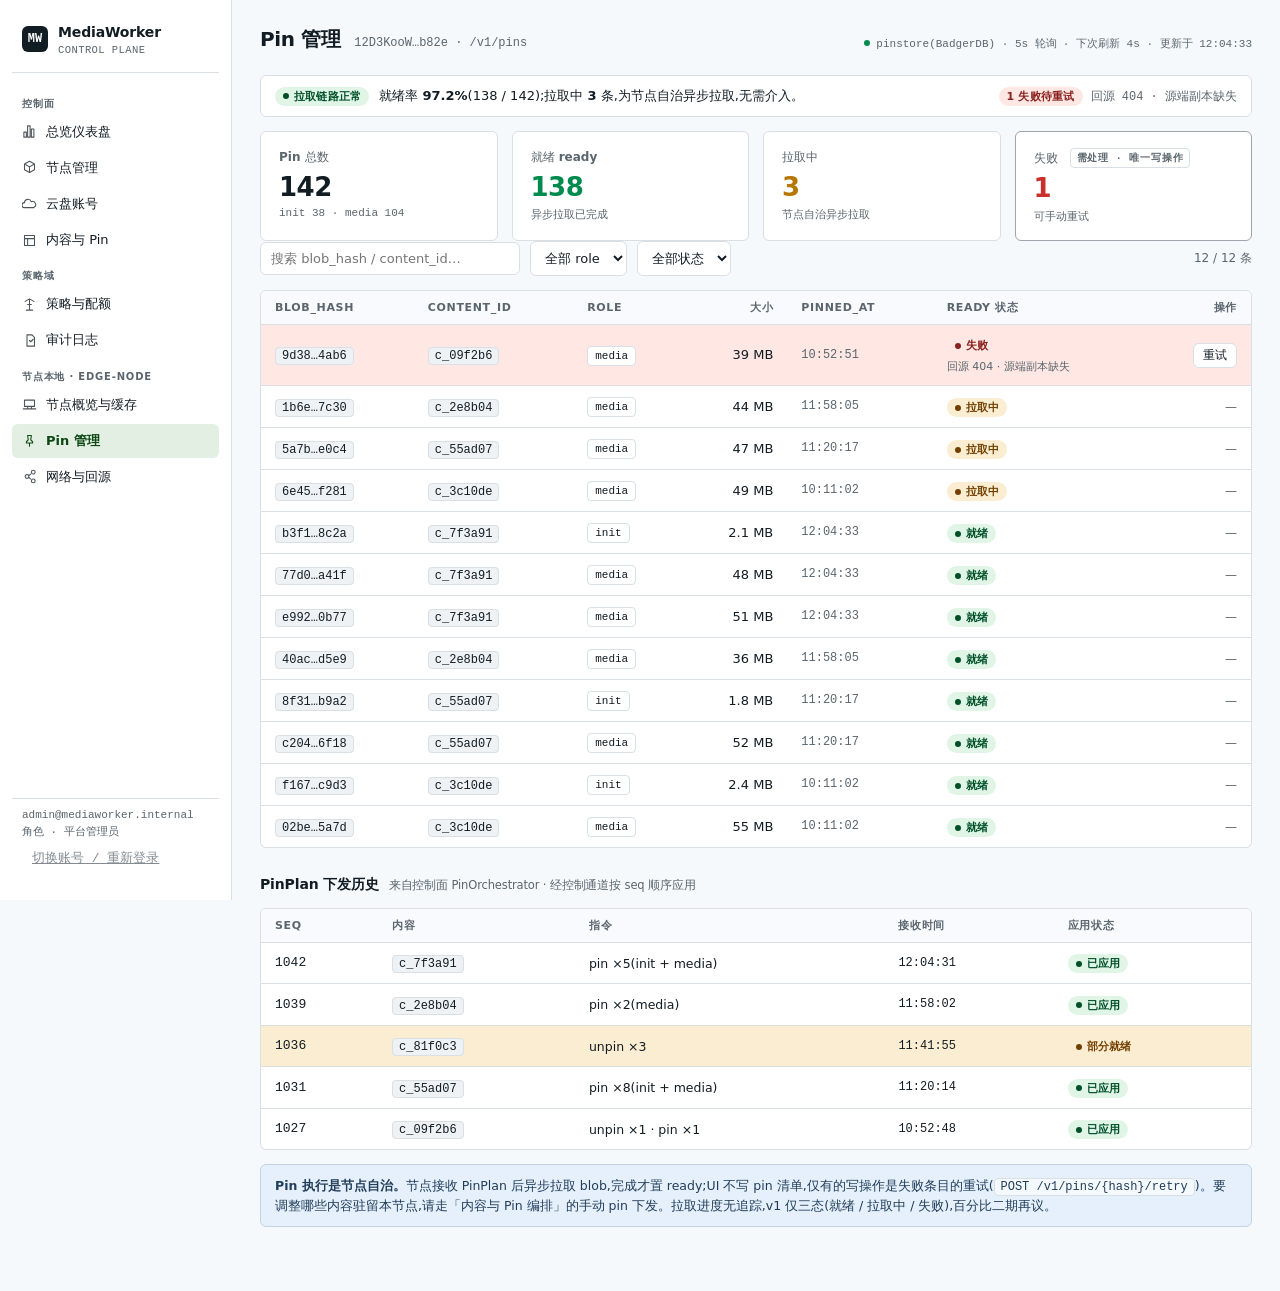
<file: ui/edge-pins.html>
<!doctype html>
<html lang="zh-CN">
<head>
<meta charset="utf-8" />
<meta name="viewport" content="width=device-width, initial-scale=1" />
<title>Pin 管理 · MediaWorker 节点本地监控</title>
<link rel="stylesheet" href="assets/app.css" />
<style>
  /* — CD 精修:状态条 / 锚点卡 / 行分层 / 轮询活体感(页面级,不动 app.css)— */
  .status-strip {
    display: flex; align-items: center; gap: 10px; flex-wrap: wrap;
    border: 1px solid var(--border); border-radius: var(--radius);
    background: var(--surface); padding: 10px 14px; margin-bottom: 14px;
    font-size: 13px;
  }
  .status-strip .s-text b { font-weight: 650; font-variant-numeric: tabular-nums; }
  .status-strip .s-alert { margin-left: auto; display: inline-flex; align-items: center; gap: 8px; font: 12px var(--font-mono); color: var(--muted); }
  .card-anchor { border-color: oklch(72% 0.012 250); }
  .card-anchor .watch {
    font: 600 10px var(--font-mono); letter-spacing: 0.08em; text-transform: uppercase;
    color: var(--muted); border: 1px solid var(--border); border-radius: 4px; padding: 2px 6px;
    margin-left: 6px;
  }
  tr.row-active td { background: var(--danger-bg); }
  tr.row-warn td { background: var(--warn-bg); }
  tr.row-dim td { opacity: 0.6; }
  @keyframes fd-pulse { 0%, 100% { opacity: 1; } 50% { opacity: 0.3; } }
  .freshness .dot { animation: fd-pulse 2s ease-in-out infinite; }
  .freshness .tick { font: 11px var(--font-mono); color: var(--muted); }
</style>
</head>
<body>
<div class="shell">
  <aside class="sidebar"></aside>
  <main class="main">
    <div class="topbar">
      <button class="menu-btn">☰</button>
      <h1>Pin 管理</h1>
      <span class="crumb">12D3KooW…b82e · /v1/pins</span>
      <span class="spacer"></span>
      <span class="freshness"><span class="dot"></span>pinstore(BadgerDB) · 5s 轮询<span class="tick" id="poll-tick">· 下次刷新 5s · 更新于 12:04:33</span></span>
    </div>

    <!-- 状态一句话:先给结论,再给依据;失败条目单独亮出 -->
    <div class="status-strip" data-od-id="status-strip">
      <span class="pill ok"><span class="d"></span>拉取链路正常</span>
      <span class="s-text">就绪率 <b>97.2%</b>(138 / 142);拉取中 <b>3</b> 条,为节点自治异步拉取,无需介入。</span>
      <span class="s-alert"><span class="pill bad">1 失败待重试</span>回源 404 · 源端副本缺失</span>
    </div>

    <div class="grid g-4" data-od-id="pin-stats">
      <div class="card stat"><span class="label">Pin 总数</span><span class="value">142</span><span class="target">init 38 · media 104</span></div>
      <div class="card stat ok"><span class="label">就绪 ready</span><span class="value">138</span><span class="target">异步拉取已完成</span></div>
      <div class="card stat warn"><span class="label">拉取中</span><span class="value">3</span><span class="target">节点自治异步拉取</span></div>
      <div class="card stat bad card-anchor"><span class="label">失败<span class="watch">需处理 · 唯一写操作</span></span><span class="value">1</span><span class="target">可手动重试</span></div>
    </div>

    <div class="toolbar">
      <input class="input search" id="q" placeholder="搜索 blob_hash / content_id…" />
      <select class="input" id="f-role">
        <option value="">全部 role</option><option>init</option><option>media</option>
      </select>
      <select class="input" id="f-ready">
        <option value="">全部状态</option><option>就绪</option><option>拉取中</option><option>失败</option>
      </select>
      <span class="spacer"></span>
      <span style="font-size:12px;color:var(--muted)" id="count"></span>
    </div>

    <div class="tbl-wrap">
      <table class="tbl">
        <thead>
          <tr>
            <th>blob_hash</th><th>content_id</th><th>role</th>
            <th class="r">大小</th><th>pinned_at</th><th>ready 状态</th><th class="r">操作</th>
          </tr>
        </thead>
        <tbody id="pin-body"></tbody>
      </table>
    </div>

    <!-- PinPlan 下发历史 -->
    <div class="section-h">PinPlan 下发历史
      <span class="hint">来自控制面 PinOrchestrator · 经控制通道按 seq 顺序应用</span>
    </div>
    <div class="tbl-wrap">
      <table class="tbl">
        <thead><tr><th>seq</th><th>内容</th><th>指令</th><th>接收时间</th><th>应用状态</th></tr></thead>
        <tbody>
          <tr><td class="mono">1042</td><td><code>c_7f3a91</code></td><td style="font-size:12.5px;">pin ×5(init + media)</td><td class="mono" style="font-size:12px;">12:04:31</td><td><span class="pill ok"><span class="d"></span>已应用</span></td></tr>
          <tr><td class="mono">1039</td><td><code>c_2e8b04</code></td><td style="font-size:12.5px;">pin ×2(media)</td><td class="mono" style="font-size:12px;">11:58:02</td><td><span class="pill ok"><span class="d"></span>已应用</span></td></tr>
          <tr class="row-warn"><td class="mono">1036</td><td><code>c_81f0c3</code></td><td style="font-size:12.5px;">unpin ×3</td><td class="mono" style="font-size:12px;">11:41:55</td><td><span class="pill warn"><span class="d"></span>部分就绪</span></td></tr>
          <tr><td class="mono">1031</td><td><code>c_55ad07</code></td><td style="font-size:12.5px;">pin ×8(init + media)</td><td class="mono" style="font-size:12px;">11:20:14</td><td><span class="pill ok"><span class="d"></span>已应用</span></td></tr>
          <tr><td class="mono">1027</td><td><code>c_09f2b6</code></td><td style="font-size:12.5px;">unpin ×1 · pin ×1</td><td class="mono" style="font-size:12px;">10:52:48</td><td><span class="pill ok"><span class="d"></span>已应用</span></td></tr>
        </tbody>
      </table>
    </div>

    <div class="notice mt">
      <div><b>Pin 执行是节点自治。</b>节点接收 PinPlan 后异步拉取 blob,完成才置 ready;UI 不写 pin 清单,仅有的写操作是失败条目的重试(<code>POST /v1/pins/{hash}/retry</code>)。要调整哪些内容驻留本节点,请走「内容与 Pin 编排」的手动 pin 下发。拉取进度无追踪,v1 仅三态(就绪 / 拉取中 / 失败),百分比二期再议。</div>
    </div>
  </main>
</div>

<script src="assets/app.js"></script>
<script>
  MW.injectSidebar('edge-pins');
  MW.injectChrome();

  const pins = [
    { h:'b3f1…8c2a', c:'c_7f3a91', role:'init',  size:'2.1 MB',  at:'12:04:33', st:'ok'   },
    { h:'77d0…a41f', c:'c_7f3a91', role:'media', size:'48 MB',   at:'12:04:33', st:'ok'   },
    { h:'e992…0b77', c:'c_7f3a91', role:'media', size:'51 MB',   at:'12:04:33', st:'ok'   },
    { h:'40ac…d5e9', c:'c_2e8b04', role:'media', size:'36 MB',   at:'11:58:05', st:'ok'   },
    { h:'1b6e…7c30', c:'c_2e8b04', role:'media', size:'44 MB',   at:'11:58:05', st:'pull' },
    { h:'8f31…b9a2', c:'c_55ad07', role:'init',  size:'1.8 MB',  at:'11:20:17', st:'ok'   },
    { h:'c204…6f18', c:'c_55ad07', role:'media', size:'52 MB',   at:'11:20:17', st:'ok'   },
    { h:'5a7b…e0c4', c:'c_55ad07', role:'media', size:'47 MB',   at:'11:20:17', st:'pull' },
    { h:'9d38…4ab6', c:'c_09f2b6', role:'media', size:'39 MB',   at:'10:52:51', st:'fail', err:'回源 404 · 源端副本缺失' },
    { h:'f167…c9d3', c:'c_3c10de', role:'init',  size:'2.4 MB',  at:'10:11:02', st:'ok'   },
    { h:'02be…5a7d', c:'c_3c10de', role:'media', size:'55 MB',   at:'10:11:02', st:'ok'   },
    { h:'6e45…f281', c:'c_3c10de', role:'media', size:'49 MB',   at:'10:11:02', st:'pull' },
  ];

  const stPill = p => p.st==='ok' ? '<span class="pill ok"><span class="d"></span>就绪</span>'
    : p.st==='pull' ? '<span class="pill warn"><span class="d"></span>拉取中</span>'
    : `<span class="pill bad"><span class="d"></span>失败</span>`;

  function render() {
    const q = document.getElementById('q').value.trim().toLowerCase();
    const role = document.getElementById('f-role').value;
    const rd = document.getElementById('f-ready').value;
    const rows = pins.filter(p => {
      if (q && !(p.h.toLowerCase().includes(q) || p.c.toLowerCase().includes(q))) return false;
      if (role && p.role !== role) return false;
      if (rd === '就绪' && p.st !== 'ok') return false;
      if (rd === '拉取中' && p.st !== 'pull') return false;
      if (rd === '失败' && p.st !== 'fail') return false;
      return true;
    });
    document.getElementById('count').textContent = `${rows.length} / ${pins.length} 条`;
    // 行分层:失败置顶并 danger 底色,拉取中其次,就绪按时间倒序
    const ord = { fail: 0, pull: 1, ok: 2 };
    rows.sort((a, b) => ord[a.st] - ord[b.st] || b.at.localeCompare(a.at));
    document.getElementById('pin-body').innerHTML = rows.map(p => `
      <tr${p.st === 'fail' ? ' class="row-active"' : ''}>
        <td><code>${p.h}</code></td>
        <td><code>${p.c}</code></td>
        <td><span class="chip">${p.role}</span></td>
        <td class="r num">${p.size}</td>
        <td class="mono" style="font-size:12px;color:var(--muted)">${p.at}</td>
        <td>${stPill(p)}${p.err ? `<div style="font-size:11px;color:var(--muted);margin-top:3px;">${p.err}</div>` : ''}</td>
        <td class="r">${p.st === 'fail'
          ? `<button class="btn sm" data-h="${p.h}">重试</button>`
          : '<span style="color:var(--muted);font-size:12px;">—</span>'}</td>
      </tr>`).join('');
    document.querySelectorAll('#pin-body button').forEach(b => b.onclick = () =>
      MW.toast(`重试已触发 · ${b.dataset.h}`, '节点重新异步拉取该 blob,完成后自动转为就绪'));
  }

  ['q','f-role','f-ready'].forEach(id => document.getElementById(id).addEventListener('input', render));
  render();

  // 轮询活体感:倒计时 + 更新时刻(只有时钟真实走动,数据本身为快照)
  (function () {
    const tick = document.getElementById('poll-tick');
    let left = 5;
    let last = '12:04:33';
    const clock = () => new Date().toTimeString().slice(0, 8);
    setInterval(() => {
      left -= 1;
      if (left <= 0) left = 5;
      tick.textContent = `· 下次刷新 ${left}s · 更新于 ${left === 5 ? clock() : last}`;
      if (left === 5) last = clock();
    }, 1000);
  })();
</script>
</body>
</html>
</file>
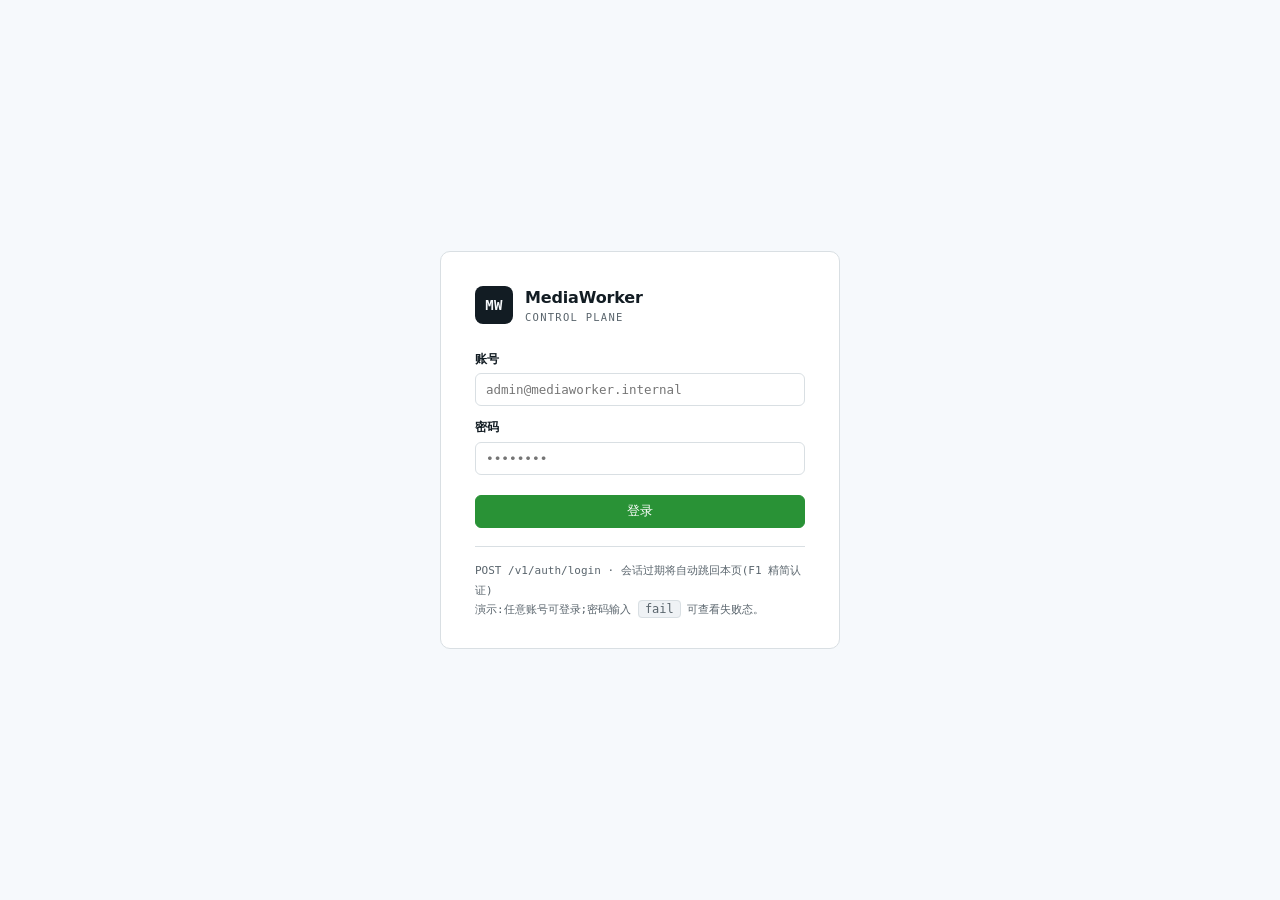
<file: ui/login.html>
<!doctype html>
<html lang="zh-CN">
<head>
<meta charset="utf-8" />
<meta name="viewport" content="width=device-width, initial-scale=1" />
<title>登录 · MediaWorker 管理门户</title>
<link rel="stylesheet" href="assets/app.css" />
<style>
  body { display: grid; place-items: center; min-height: 100vh; }
  .login-card {
    width: 400px; max-width: calc(100vw - 32px);
    border: 1px solid var(--border); border-radius: 10px;
    background: var(--surface); padding: 34px 34px 28px;
  }
  .login-brand { display: flex; align-items: center; gap: 12px; margin-bottom: 26px; }
  .login-brand .mark {
    width: 38px; height: 38px; border-radius: 8px; display: grid; place-items: center;
    background: var(--fg); color: var(--bg); font: 700 14px var(--font-mono); letter-spacing: 0.02em;
  }
  .login-brand .name { font-weight: 700; font-size: 16px; letter-spacing: -0.01em; }
  .login-brand .sub { font: 10.5px var(--font-mono); letter-spacing: 0.12em; color: var(--muted); }
  .login-err {
    display: none; border: 1px solid var(--danger); border-radius: var(--radius);
    background: var(--danger-bg); color: var(--danger);
    font-size: 12.5px; padding: 9px 12px; margin-bottom: 14px;
  }
  .login-err.show { display: block; }
  .login-meta {
    margin-top: 18px; padding-top: 14px; border-top: 1px solid var(--border);
    font: 11px var(--font-mono); color: var(--muted); line-height: 1.8;
  }
  #lg-btn { width: 100%; justify-content: center; margin-top: 4px; }
</style>
</head>
<body>
  <div class="login-card">
    <div class="login-brand">
      <div class="mark">MW</div>
      <div>
        <div class="name">MediaWorker</div>
        <div class="sub">CONTROL PLANE</div>
      </div>
    </div>

    <div class="login-err" id="lg-err">账号或密码错误,请重试。</div>

    <form id="lg-form" novalidate>
      <div class="field" style="margin-bottom:12px;">
        <label for="lg-user">账号</label>
        <input class="input mono" id="lg-user" autocomplete="username" placeholder="admin@mediaworker.internal" />
      </div>
      <div class="field" style="margin-bottom:16px;">
        <label for="lg-pass">密码</label>
        <input class="input" id="lg-pass" type="password" autocomplete="current-password" placeholder="••••••••" />
      </div>
      <button class="btn primary" id="lg-btn" type="submit">登录</button>
    </form>

    <div class="login-meta">
      POST /v1/auth/login · 会话过期将自动跳回本页(F1 精简认证)<br/>
      演示:任意账号可登录;密码输入 <code>fail</code> 可查看失败态。
    </div>
  </div>

<script src="assets/app.js"></script>
<script>
  const form = document.getElementById('lg-form');
  const err = document.getElementById('lg-err');
  const btn = document.getElementById('lg-btn');
  form.addEventListener('submit', (e) => {
    e.preventDefault();
    const u = document.getElementById('lg-user').value.trim();
    const p = document.getElementById('lg-pass').value;
    err.classList.remove('show');
    if (!u || !p) { err.textContent = '请输入账号与密码。'; err.classList.add('show'); return; }
    if (p === 'fail') { err.textContent = '账号或密码错误,请重试。'; err.classList.add('show'); return; }
    btn.disabled = true; btn.textContent = '验证中…';
    setTimeout(() => { location.href = 'index.html'; }, 700);
  });
</script>
</body>
</html>
</file>
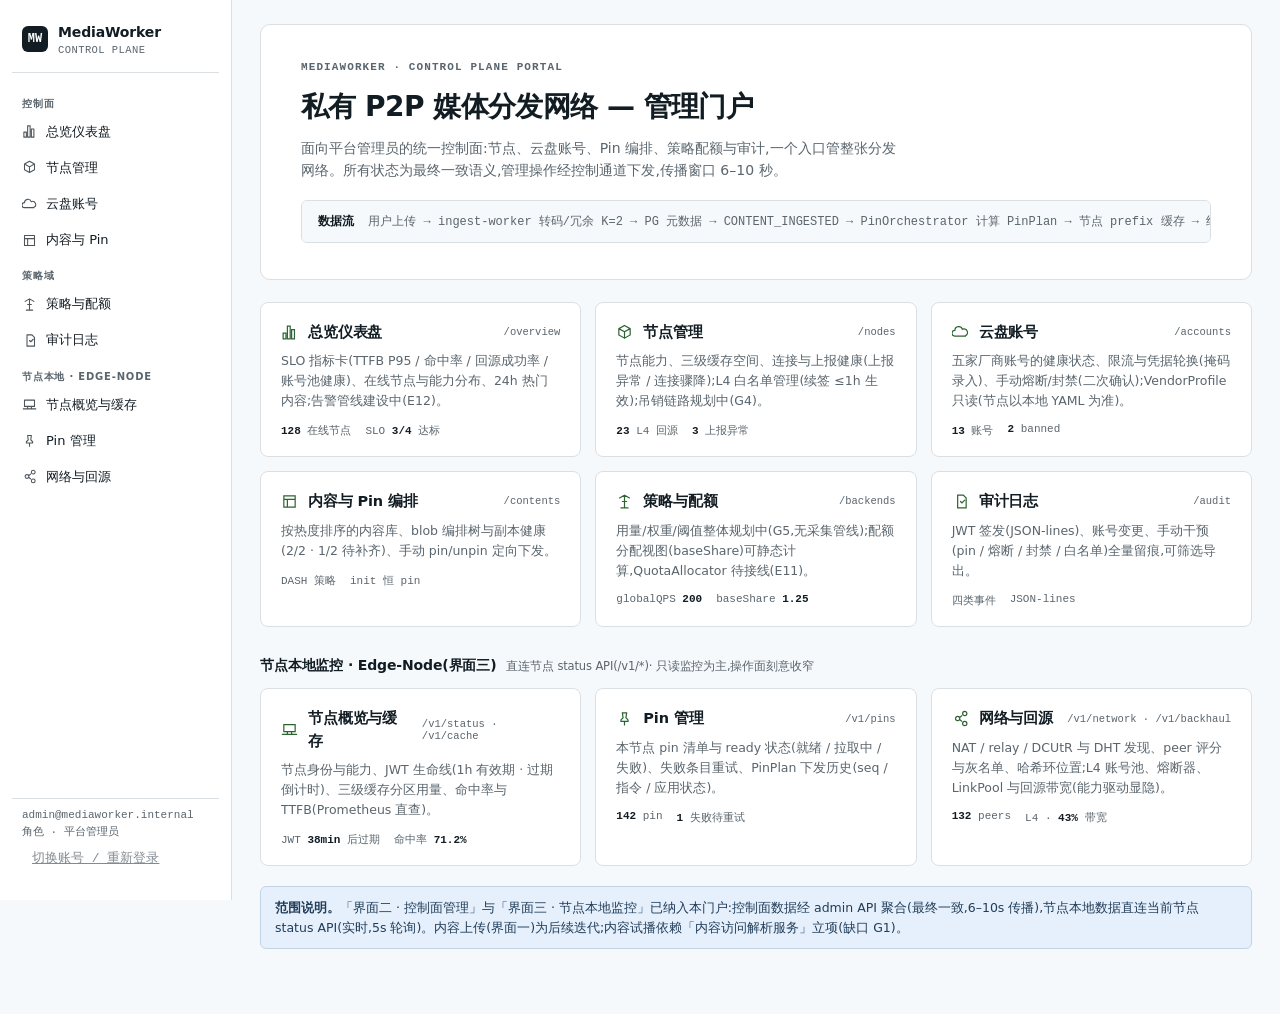
<file: ui/mediaworker-admin-portal.html>
<!doctype html>
<html lang="zh-CN">
<head>
<meta charset="utf-8" />
<meta name="viewport" content="width=device-width, initial-scale=1" />
<title>跳转中 · MediaWorker 管理门户</title>
<meta http-equiv="refresh" content="0; url=index.html" />
<link rel="stylesheet" href="assets/app.css" />
</head>
<body style="display:grid;place-items:center;min-height:100vh;">
  <p style="font-size:13.5px;color:var(--muted);">
    本页已与 <code>index.html</code> 合并,正在跳转…
    <a href="index.html" style="color:var(--accent);">立即进入管理门户 →</a>
  </p>
</body>
</html>
</file>
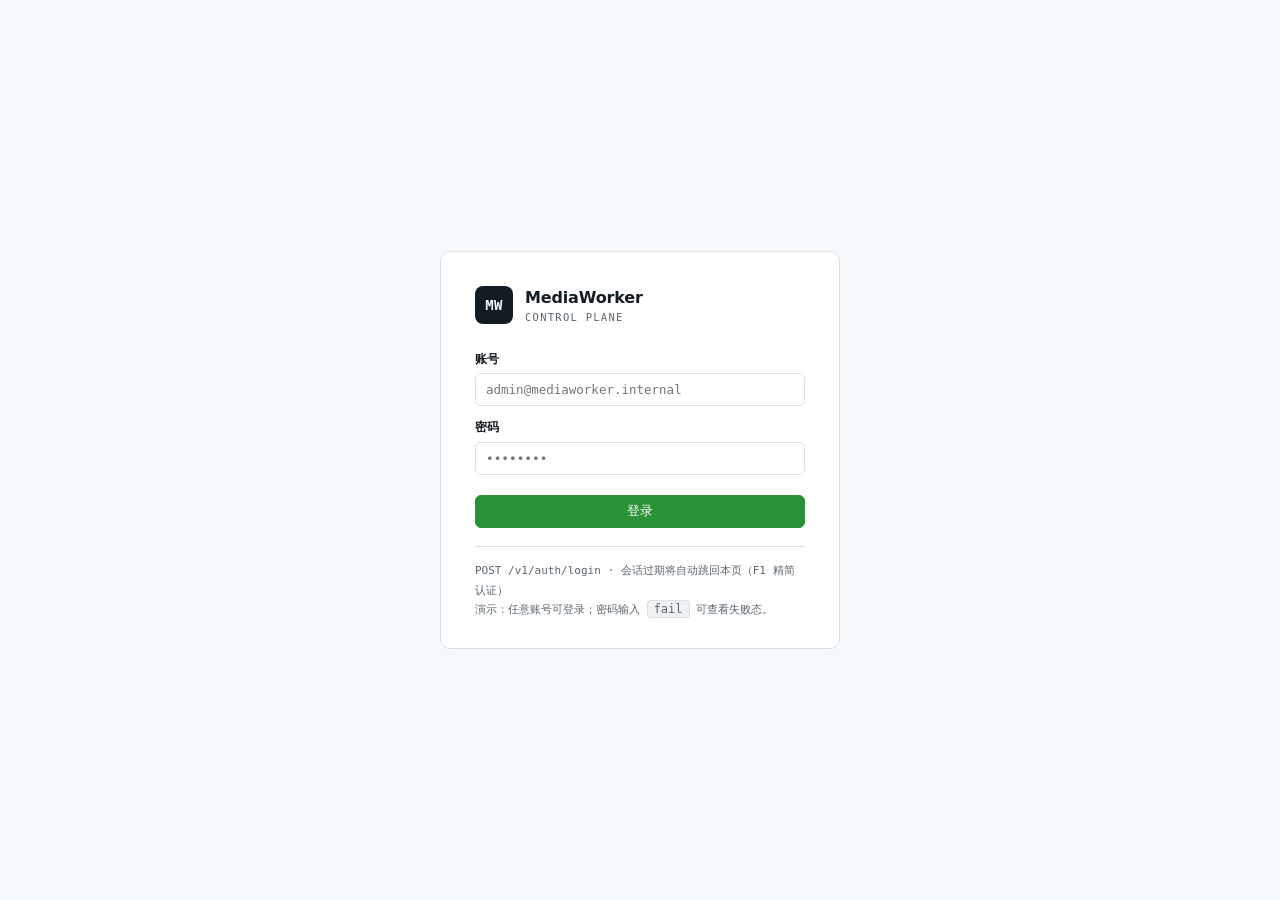
<file: ui/mediaworker-login.html>
<!doctype html>
<html lang="zh-CN">
<head>
<meta charset="utf-8" />
<meta name="viewport" content="width=device-width, initial-scale=1" />
<title>登录 · MediaWorker 管理门户</title>
<link rel="stylesheet" href="assets/app.css" />
<style>
  body { display: grid; place-items: center; min-height: 100vh; }
  .login-card {
    width: 400px; max-width: calc(100vw - 32px);
    border: 1px solid var(--border); border-radius: 10px;
    background: var(--surface); padding: 34px 34px 28px;
  }
  .login-brand { display: flex; align-items: center; gap: 12px; margin-bottom: 26px; }
  .login-brand .mark {
    width: 38px; height: 38px; border-radius: 8px; display: grid; place-items: center;
    background: var(--fg); color: var(--bg); font: 700 14px var(--font-mono); letter-spacing: 0.02em;
  }
  .login-brand .name { font-weight: 700; font-size: 16px; letter-spacing: -0.01em; }
  .login-brand .sub { font: 10.5px var(--font-mono); letter-spacing: 0.12em; color: var(--muted); }
  .login-err {
    display: none; border: 1px solid var(--danger); border-radius: var(--radius);
    background: var(--danger-bg); color: var(--danger);
    font-size: 12.5px; padding: 9px 12px; margin-bottom: 14px;
  }
  .login-err.show { display: block; }
  .login-meta {
    margin-top: 18px; padding-top: 14px; border-top: 1px solid var(--border);
    font: 11px var(--font-mono); color: var(--muted); line-height: 1.8;
  }
  #lg-btn { width: 100%; justify-content: center; margin-top: 4px; }
</style>
</head>
<body>
  <div class="login-card">
    <div class="login-brand">
      <div class="mark">MW</div>
      <div>
        <div class="name">MediaWorker</div>
        <div class="sub">CONTROL PLANE</div>
      </div>
    </div>

    <div class="login-err" id="lg-err">账号或密码错误，请重试。</div>

    <form id="lg-form" novalidate>
      <div class="field" style="margin-bottom:12px;">
        <label for="lg-user">账号</label>
        <input class="input mono" id="lg-user" autocomplete="username" placeholder="admin@mediaworker.internal" />
      </div>
      <div class="field" style="margin-bottom:16px;">
        <label for="lg-pass">密码</label>
        <input class="input" id="lg-pass" type="password" autocomplete="current-password" placeholder="••••••••" />
      </div>
      <button class="btn primary" id="lg-btn" type="submit">登录</button>
    </form>

    <div class="login-meta">
      POST /v1/auth/login · 会话过期将自动跳回本页（F1 精简认证）<br/>
      演示：任意账号可登录；密码输入 <code>fail</code> 可查看失败态。
    </div>
  </div>

<script src="assets/app.js"></script>
<script>
  const form = document.getElementById('lg-form');
  const err = document.getElementById('lg-err');
  const btn = document.getElementById('lg-btn');
  form.addEventListener('submit', (e) => {
    e.preventDefault();
    const u = document.getElementById('lg-user').value.trim();
    const p = document.getElementById('lg-pass').value;
    err.classList.remove('show');
    if (!u || !p) { err.textContent = '请输入账号与密码。'; err.classList.add('show'); return; }
    if (p === 'fail') { err.textContent = '账号或密码错误，请重试。'; err.classList.add('show'); return; }
    btn.disabled = true; btn.textContent = '验证中…';
    setTimeout(() => { location.href = 'index.html'; }, 700);
  });
</script>
</body>
</html>
</file>
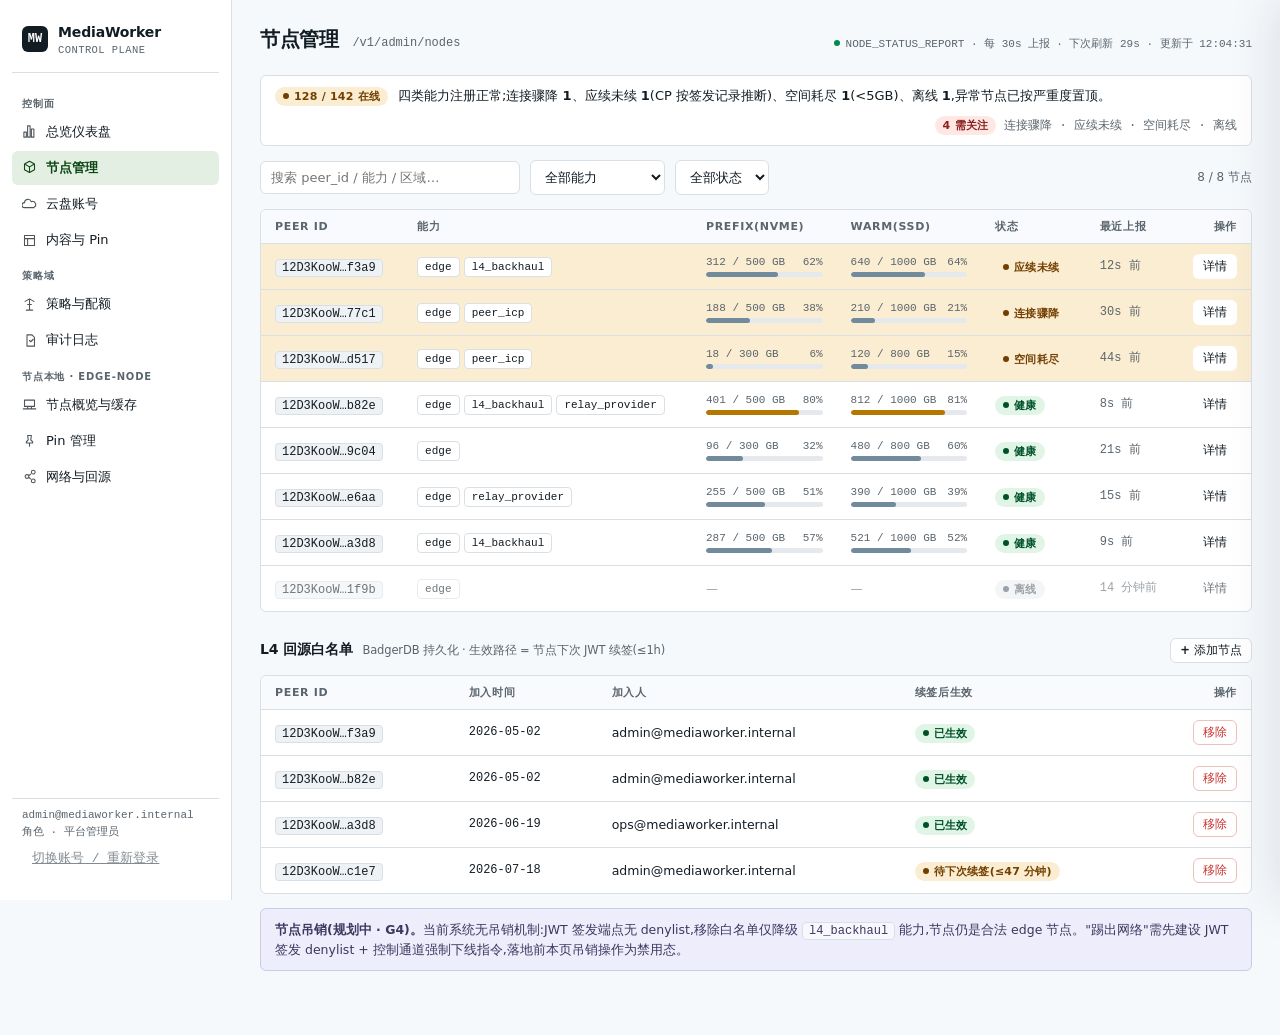
<file: ui/nodes.html>
<!doctype html>
<html lang="zh-CN">
<head>
<meta charset="utf-8" />
<meta name="viewport" content="width=device-width, initial-scale=1" />
<title>节点管理 · MediaWorker 控制面</title>
<link rel="stylesheet" href="assets/app.css" />
<style>
  /* 精修模板:状态一句话 / 锚点卡 / 行分层 / 轮询活体 — 与节点本地页同一语言 */
  .status-strip {
    display: flex; align-items: center; gap: 10px; flex-wrap: wrap;
    border: 1px solid var(--border); border-radius: var(--radius);
    background: var(--surface); padding: 10px 14px; margin-bottom: 14px;
    font-size: 13px;
  }
  .status-strip .s-text b { font-weight: 650; font-variant-numeric: tabular-nums; }
  .status-strip .s-alert { margin-left: auto; display: inline-flex; align-items: center; gap: 8px; font: 12px var(--font-mono); color: var(--muted); }
  .card-anchor { border-color: oklch(72% 0.012 250); }
  .card-anchor .watch {
    font: 600 10px var(--font-mono); letter-spacing: 0.08em; text-transform: uppercase;
    color: var(--muted); border: 1px solid var(--border); border-radius: 4px; padding: 2px 6px; margin-left: 6px;
  }
  tr.row-bad td { background: var(--danger-bg); }
  tr.row-warn td { background: var(--warn-bg); }
  tr.row-dim td { opacity: 0.6; }
  @keyframes fd-pulse { 0%, 100% { opacity: 1; } 50% { opacity: 0.3; } }
  .freshness .dot { animation: fd-pulse 2s ease-in-out infinite; }
  .freshness .tick { font: 11px var(--font-mono); color: var(--muted); }
</style>
</head>
<body>
<div class="shell">
  <aside class="sidebar"></aside>
  <main class="main">
    <div class="topbar">
      <button class="menu-btn">☰</button>
      <h1>节点管理</h1>
      <span class="crumb">/v1/admin/nodes</span>
      <span class="spacer"></span>
      <span class="freshness"><span class="dot"></span>NODE_STATUS_REPORT · 每 30s 上报<span class="tick" id="poll-tick">· 下次刷新 30s · 更新于 12:04:31</span></span>
    </div>

    <!-- 状态一句话:异常节点置顶,结论先行 -->
    <div class="status-strip" data-od-id="status-strip">
      <span class="pill warn"><span class="d"></span>128 / 142 在线</span>
      <span class="s-text">四类能力注册正常;连接骤降 <b>1</b>、应续未续 <b>1</b>(CP 按签发记录推断)、空间耗尽 <b>1</b>(&lt;5GB)、离线 <b>1</b>,异常节点已按严重度置顶。</span>
      <span class="s-alert"><span class="pill bad">4 需关注</span>连接骤降 · 应续未续 · 空间耗尽 · 离线</span>
    </div>

    <div class="toolbar">
      <input class="input search" id="q" placeholder="搜索 peer_id / 能力 / 区域…" />
      <select class="input" id="f-cap">
        <option value="">全部能力</option>
        <option>l4_backhaul</option><option>edge</option><option>relay_provider</option><option>peer_icp</option>
      </select>
      <select class="input" id="f-health">
        <option value="">全部状态</option><option>健康</option><option>异常</option><option>离线</option>
      </select>
      <span class="spacer"></span>
      <span style="font-size:12px;color:var(--muted)" id="count"></span>
    </div>

    <div class="tbl-wrap">
      <table class="tbl">
        <thead>
          <tr>
            <th>Peer ID</th><th>能力</th><th>prefix(NVMe)</th><th>warm(SSD)</th>
            <th>状态</th><th>最近上报</th><th class="r">操作</th>
          </tr>
        </thead>
        <tbody id="node-body"></tbody>
      </table>
    </div>

    <!-- L4 白名单 -->
    <div class="section-h">L4 回源白名单
      <span class="hint">BadgerDB 持久化 · 生效路径 = 节点下次 JWT 续签(≤1h)</span>
      <span class="spacer"></span>
      <button class="btn sm" id="wl-add">+ 添加节点</button>
    </div>
    <div class="tbl-wrap">
      <table class="tbl">
        <thead><tr><th>Peer ID</th><th>加入时间</th><th>加入人</th><th>续签后生效</th><th class="r">操作</th></tr></thead>
        <tbody id="wl-body"></tbody>
      </table>
    </div>

    <div class="notice planned mt">
      <div><b>节点吊销(规划中 · G4)。</b>当前系统无吊销机制:JWT 签发端点无 denylist,移除白名单仅降级 <code>l4_backhaul</code> 能力,节点仍是合法 edge 节点。"踢出网络"需先建设 JWT 签发 denylist + 控制通道强制下线指令,落地前本页吊销操作为禁用态。</div>
    </div>
  </main>
</div>

<!-- 节点详情抽屉 -->
<div class="drawer" id="node-drawer">
  <div class="d-head">
    <div>
      <h2 id="nd-title">节点详情</h2>
      <div class="sub mono" id="nd-peer"></div>
    </div>
    <button class="d-close" onclick="MW.closeAll()">✕</button>
  </div>
  <div class="d-body">
    <div class="card">
      <h3>身份与状态</h3>
      <dl class="dl" id="nd-dl"></dl>
    </div>

    <div class="card mt">
      <h3>三级缓存分区用量</h3>
      <div id="nd-parts" style="display:flex;flex-direction:column;gap:12px;"></div>
    </div>

    <div class="card mt">
      <h3>当前 PinPlan <span class="hint">seq 来自 PinOrchestrator</span></h3>
      <div class="tbl-wrap" style="border:0;">
        <table class="tbl">
          <thead><tr><th>seq</th><th>内容</th><th>指令</th><th>时间</th><th>状态</th></tr></thead>
          <tbody id="nd-plans"></tbody>
        </table>
      </div>
    </div>

    <div class="card mt">
      <h3>状态上报历史 <span class="hint">近 10 次</span></h3>
      <div class="tbl-wrap" style="border:0;">
        <table class="tbl">
          <thead><tr><th>时间</th><th>healthy</th><th>prefix 用量</th><th>连接数</th></tr></thead>
          <tbody id="nd-hist"></tbody>
        </table>
      </div>
    </div>

    <div class="section-h">操作</div>
    <div style="display:flex;gap:8px;flex-wrap:wrap;">
      <button class="btn" id="nd-wl-toggle"></button>
      <button class="btn danger" disabled title="规划中(G4):吊销链路未建设">吊销节点 · 规划中</button>
    </div>
    <p style="font-size:11.5px;color:var(--muted);margin-top:10px;">
      白名单变更经节点下次 JWT 续签生效(≤1h),期间节点保持当前能力。
    </p>
  </div>
</div>

<script src="assets/app.js"></script>
<script>
  MW.injectSidebar('nodes');
  MW.injectChrome();

  const nodes = [
    { peer:'12D3KooW…f3a9', caps:['edge','l4_backhaul'], prefix:[312,500], warm:[640,1000], st:'warn', stTxt:'应续未续', seen:'12s 前', region:'cn-east',  ver:'v0.9.4', up:'18d 4h', conns:87,  jwt:'41 分钟后过期 · 应续未续(CP 推断)', wl:true  },
    { peer:'12D3KooW…77c1', caps:['edge','peer_icp'],     prefix:[188,500], warm:[210,1000], st:'warn', stTxt:'连接骤降', seen:'30s 前', region:'cn-north', ver:'v0.9.4', up:'6d 11h', conns:12,  jwt:'9 分钟后过期', wl:false },
    { peer:'12D3KooW…b82e', caps:['edge','l4_backhaul','relay_provider'], prefix:[401,500], warm:[812,1000], st:'ok', stTxt:'健康', seen:'8s 前',  region:'cn-south', ver:'v0.9.4', up:'41d 2h', conns:132, jwt:'38 分钟后过期', wl:true },
    { peer:'12D3KooW…9c04', caps:['edge'],              prefix:[96,300],  warm:[480,800],  st:'ok',  stTxt:'健康',    seen:'21s 前', region:'cn-east',  ver:'v0.9.3', up:'3d 9h',  conns:64,  jwt:'52 分钟后过期', wl:false },
    { peer:'12D3KooW…d517', caps:['edge','peer_icp'],     prefix:[18,300],  warm:[120,800],  st:'warn',stTxt:'空间耗尽', seen:'44s 前', region:'cn-west',  ver:'v0.9.4', up:'12d 7h', conns:41,  jwt:'26 分钟后过期', wl:false },
    { peer:'12D3KooW…e6aa', caps:['edge','relay_provider'],prefix:[255,500],warm:[390,1000], st:'ok',  stTxt:'健康',    seen:'15s 前', region:'cn-north', ver:'v0.9.4', up:'25d 14h',conns:98,  jwt:'44 分钟后过期', wl:false },
    { peer:'12D3KooW…1f9b', caps:['edge'],              prefix:[0,0],     warm:[0,0],      st:'off', stTxt:'离线',    seen:'14 分钟前',region:'cn-south',ver:'v0.9.3', up:'—',      conns:0,   jwt:'—', wl:false },
    { peer:'12D3KooW…a3d8', caps:['edge','l4_backhaul'], prefix:[287,500], warm:[521,1000], st:'ok',  stTxt:'健康',    seen:'9s 前',  region:'cn-east',  ver:'v0.9.4', up:'33d 1h', conns:110, jwt:'51 分钟后过期', wl:true },
  ];

  const pill = n => n.st==='ok' ? '<span class="pill ok"><span class="d"></span>健康</span>'
    : n.st==='warn' ? `<span class="pill warn"><span class="d"></span>${n.stTxt}</span>`
    : n.st==='bad' ? `<span class="pill bad"><span class="d"></span>${n.stTxt}</span>`
    : '<span class="pill neutral"><span class="d"></span>离线</span>';

  const meter = (used,total) => {
    if (!total) return '<span style="color:var(--muted);font-size:12px">—</span>';
    const p = Math.round(used/total*100);
    const cls = p>90 ? 'b' : p>75 ? 'w' : '';
    return `<div class="meter"><div class="m-top"><span>${used} / ${total} GB</span><span>${p}%</span></div><div class="bar"><i class="${cls}" style="width:${p}%"></i></div></div>`;
  };

  function render() {
    const q = document.getElementById('q').value.trim().toLowerCase();
    const cap = document.getElementById('f-cap').value;
    const h = document.getElementById('f-health').value;
    const rows = nodes.filter(n => {
      if (q && !(n.peer.toLowerCase().includes(q) || n.caps.join(' ').includes(q) || n.region.includes(q))) return false;
      if (cap && !n.caps.includes(cap)) return false;
      if (h === '健康' && n.st !== 'ok') return false;
      if (h === '异常' && !(n.st === 'warn' || n.st === 'bad')) return false;
      if (h === '离线' && n.st !== 'off') return false;
      return true;
    });
    document.getElementById('count').textContent = `${rows.length} / ${nodes.length} 节点`;
    const rank = { bad: 0, warn: 1, ok: 2, off: 3 };
    rows.sort((a, b) => rank[a.st] - rank[b.st]);
    const rowCls = n => n.st === 'bad' ? 'clickable row-bad' : n.st === 'warn' ? 'clickable row-warn' : n.st === 'off' ? 'clickable row-dim' : 'clickable';
    document.getElementById('node-body').innerHTML = rows.map((n,i) => `
      <tr class="${rowCls(n)}" data-i="${nodes.indexOf(n)}">
        <td><code>${n.peer}</code></td>
        <td>${n.caps.map(c=>`<span class="chip">${c}</span>`).join(' ')}</td>
        <td>${meter(n.prefix[0],n.prefix[1])}</td>
        <td>${meter(n.warm[0],n.warm[1])}</td>
        <td>${pill(n)}</td>
        <td class="mono" style="font-size:12px;color:var(--muted)">${n.seen}</td>
        <td class="r"><button class="btn sm ghost" data-i="${nodes.indexOf(n)}">详情</button></td>
      </tr>`).join('');
    document.querySelectorAll('#node-body tr').forEach(tr =>
      tr.addEventListener('click', () => openNode(+tr.dataset.i)));
  }

  function openNode(i) {
    const n = nodes[i];
    document.getElementById('nd-peer').textContent = n.peer;
    document.getElementById('nd-dl').innerHTML = `
      <dt>能力集</dt><dd>${n.caps.map(c=>`<span class="chip">${c}</span>`).join(' ')}</dd>
      <dt>运行模式</dt><dd>${n.caps.includes('l4_backhaul') ? 'L4 回源节点' : '非 L4(经同区 L4 回退 · 规划中)'}</dd>
      <dt>区域 / 版本</dt><dd>${n.region} · ${n.ver}</dd>
      <dt>JWT 状态</dt><dd>${n.jwt}</dd>
      <dt>Uptime</dt><dd>${n.up}</dd>
      <dt>连接数</dt><dd>${n.conns}</dd>`;
    const parts = [['prefix(NVMe) · pin 驻留',n.prefix],['warm(SSD)',n.warm],['cold(HDD)',[Math.round(n.warm[0]*0.3),2000]]];
    document.getElementById('nd-parts').innerHTML = parts.map(([name,[u,t]]) => `
      <div class="meter"><div class="m-top"><span style="font-family:var(--font-body);font-weight:550;color:var(--fg)">${name}</span><span>${u} / ${t} GB</span></div>
      <div class="bar"><i class="${u/t>0.9?'b':u/t>0.75?'w':''}" style="width:${t?Math.round(u/t*100):0}%"></i></div></div>`).join('');
    document.getElementById('nd-plans').innerHTML = `
      <tr><td class="mono">1042</td><td><code>c_7f3a91</code></td><td>pin ×5(init+media)</td><td class="mono" style="font-size:12px">12:04:31</td><td><span class="pill ok"><span class="d"></span>已应用</span></td></tr>
      <tr><td class="mono">1039</td><td><code>c_2e8b04</code></td><td>pin ×2(media)</td><td class="mono" style="font-size:12px">11:58:02</td><td><span class="pill ok"><span class="d"></span>已应用</span></td></tr>
      <tr><td class="mono">1036</td><td><code>c_81f0c3</code></td><td>unpin ×3</td><td class="mono" style="font-size:12px">11:41:55</td><td><span class="pill warn"><span class="d"></span>部分就绪</span></td></tr>`;
    document.getElementById('nd-hist').innerHTML = Array.from({length:6},(_,k) => `
      <tr><td class="mono" style="font-size:12px">12:${String(4-k).padStart(2,'0')}:0${k%2?'7':'1'}</td>
      <td>${n.st==='off' ? '<span class="pill neutral"><span class="d"></span>无上报</span>' : '<span class="pill ok"><span class="d"></span>true</span>'}</td>
      <td class="num">${n.prefix[0]} GB</td><td class="num">${Math.max(0,n.conns-k*2)}</td></tr>`).join('');
    const t = document.getElementById('nd-wl-toggle');
    t.textContent = n.wl ? '移出 L4 白名单' : '加入 L4 白名单';
    t.onclick = () => MW.confirmDanger({
      title: n.wl ? '移出 L4 白名单' : '加入 L4 白名单',
      body: n.wl
        ? '移除后节点下次 JWT 续签(≤1h)将降级,失去 l4_backhaul 能力;节点仍为合法 edge 节点。该操作会写入审计日志。'
        : '加入后节点下次 JWT 续签(≤1h)获得 l4_backhaul 能力,可参与 L4 回源。该操作会写入审计日志。',
      phrase: n.wl ? '移出白名单' : '加入白名单',
      actionLabel: '确认下发',
      onConfirm: () => MW.dispatched('白名单变更'),
    });
    MW.openDrawer('node-drawer');
  }

  // 白名单
  const wl = [
    ['12D3KooW…f3a9','2026-05-02','admin@mediaworker.internal','已生效'],
    ['12D3KooW…b82e','2026-05-02','admin@mediaworker.internal','已生效'],
    ['12D3KooW…a3d8','2026-06-19','ops@mediaworker.internal','已生效'],
    ['12D3KooW…c1e7','2026-07-18','admin@mediaworker.internal','待下次续签(≤47 分钟)'],
  ];
  document.getElementById('wl-body').innerHTML = wl.map(r => `
    <tr><td><code>${r[0]}</code></td><td class="mono" style="font-size:12px">${r[1]}</td><td style="font-size:12.5px">${r[2]}</td>
    <td>${r[3]==='已生效' ? '<span class="pill ok"><span class="d"></span>已生效</span>' : '<span class="pill warn"><span class="d"></span>'+r[3]+'</span>'}</td>
    <td class="r"><button class="btn sm danger wl-rm">移除</button></td></tr>`).join('');
  document.querySelectorAll('.wl-rm').forEach(b => b.onclick = () => MW.confirmDanger({
    title:'移出 L4 白名单', body:'节点下次续签后将失去 l4_backhaul 能力(≤1h 生效)。操作写入审计日志。',
    phrase:'移出白名单', actionLabel:'确认移除', onConfirm:()=>MW.dispatched('白名单移除')}));
  document.getElementById('wl-add').onclick = () => MW.confirmDanger({
    title:'加入 L4 白名单', body:'将目标 peer_id 加入白名单,节点下次 JWT 续签后获得 l4_backhaul 能力。操作写入审计日志。',
    phrase:'加入白名单', actionLabel:'确认添加', onConfirm:()=>MW.dispatched('白名单添加')});

  ['q','f-cap','f-health'].forEach(id => document.getElementById(id).addEventListener('input', render));
  render();

  // 轮询活体感:倒计时 + 更新时刻(时钟真实走动,数据为 30s 上报快照)
  (function () {
    const tick = document.getElementById('poll-tick');
    let left = 30, last = '12:04:31';
    const clock = () => new Date().toTimeString().slice(0, 8);
    setInterval(() => {
      left -= 1;
      if (left <= 0) { left = 30; last = clock(); }
      tick.textContent = `· 下次刷新 ${left}s · 更新于 ${last}`;
    }, 1000);
  })();
</script>
</body>
</html>
</file>
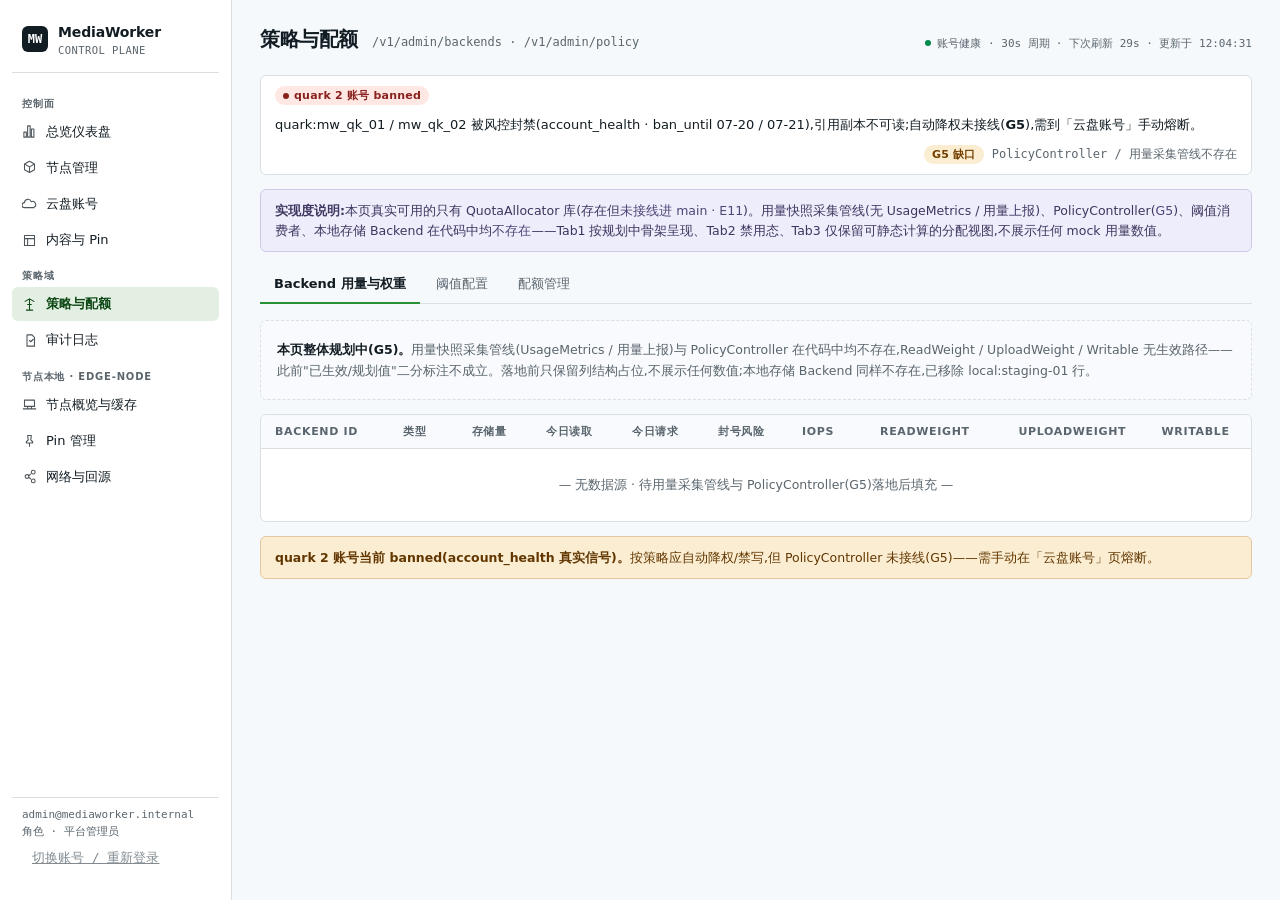
<file: ui/policy.html>
<!doctype html>
<html lang="zh-CN">
<head>
<meta charset="utf-8" />
<meta name="viewport" content="width=device-width, initial-scale=1" />
<title>策略与配额 · MediaWorker 控制面</title>
<link rel="stylesheet" href="assets/app.css" />
<style>
  /* 精修模板:状态一句话 / 锚点卡 / 行分层 / 轮询活体 — 与节点本地页同一语言 */
  .status-strip {
    display: flex; align-items: center; gap: 10px; flex-wrap: wrap;
    border: 1px solid var(--border); border-radius: var(--radius);
    background: var(--surface); padding: 10px 14px; margin-bottom: 14px;
    font-size: 13px;
  }
  .status-strip .s-text b { font-weight: 650; font-variant-numeric: tabular-nums; }
  .status-strip .s-alert { margin-left: auto; display: inline-flex; align-items: center; gap: 8px; font: 12px var(--font-mono); color: var(--muted); }
  .card-anchor { border-color: oklch(72% 0.012 250); }
  .card-anchor .watch {
    font: 600 10px var(--font-mono); letter-spacing: 0.08em; text-transform: uppercase;
    color: var(--muted); border: 1px solid var(--border); border-radius: 4px; padding: 2px 6px; margin-left: 6px;
  }
  tr.row-bad td { background: var(--danger-bg); }
  tr.row-warn td { background: var(--warn-bg); }
  tr.row-dim td { opacity: 0.6; }
  .empty-note {
    border: 1px dashed var(--border); border-radius: var(--radius);
    padding: 18px 16px; font-size: 12.5px; color: var(--muted); line-height: 1.7;
    background: oklch(98.5% 0.004 250);
  }
  .empty-note b { color: var(--fg); font-weight: 600; }
  @keyframes fd-pulse { 0%, 100% { opacity: 1; } 50% { opacity: 0.3; } }
  .freshness .dot { animation: fd-pulse 2s ease-in-out infinite; }
  .freshness .tick { font: 11px var(--font-mono); color: var(--muted); }
</style>
</head>
<body>
<div class="shell">
  <aside class="sidebar"></aside>
  <main class="main">
    <div class="topbar">
      <button class="menu-btn">☰</button>
      <h1>策略与配额</h1>
      <span class="crumb">/v1/admin/backends · /v1/admin/policy</span>
      <span class="spacer"></span>
      <span class="freshness"><span class="dot"></span>账号健康 · 30s 周期<span class="tick" id="poll-tick">· 下次刷新 30s · 更新于 12:04:31</span></span>
    </div>

    <!-- 状态一句话:引用真实信号(account_health),G5 缺口单独亮出 -->
    <div class="status-strip" data-od-id="status-strip">
      <span class="pill bad"><span class="d"></span>quark 2 账号 banned</span>
      <span class="s-text">quark:mw_qk_01 / mw_qk_02 被风控封禁(account_health · ban_until 07-20 / 07-21),引用副本不可读;自动降权未接线(<b>G5</b>),需到「云盘账号」手动熔断。</span>
      <span class="s-alert"><span class="pill warn">G5 缺口</span>PolicyController / 用量采集管线不存在</span>
    </div>

    <div class="notice planned" style="margin-bottom:14px;">
      <div><b>实现度说明:</b>本页真实可用的只有 QuotaAllocator 库(存在但<span class="tag-planned">未接线进 main · E11</span>)。用量快照采集管线(无 UsageMetrics / 用量上报)、PolicyController(<span class="tag-planned">G5</span>)、阈值消费者、本地存储 Backend 在代码中均<span class="tag-planned">不存在</span>——Tab1 按规划中骨架呈现、Tab2 禁用态、Tab3 仅保留可静态计算的分配视图,不展示任何 mock 用量数值。</div>
    </div>

    <div class="tabs-bar">
      <div class="tabs">
        <button class="active" data-tab="t-backends">Backend 用量与权重</button>
        <button data-tab="t-thresholds">阈值配置</button>
        <button data-tab="t-quota">配额管理</button>
      </div>

      <!-- Backends -->
      <div class="tab-pane active" id="t-backends">
        <div class="empty-note" style="margin-bottom:14px;">
          <b>本页整体规划中(G5)。</b>用量快照采集管线(UsageMetrics / 用量上报)与 PolicyController 在代码中均不存在,ReadWeight / UploadWeight / Writable 无生效路径——此前"已生效/规划值"二分标注不成立。落地前只保留列结构占位,不展示任何数值;本地存储 Backend 同样不存在,已移除 local:staging-01 行。
        </div>
        <div class="tbl-wrap">
          <table class="tbl">
            <thead>
              <tr><th>Backend ID</th><th>类型</th><th class="r">存储量</th><th class="r">今日读取</th>
              <th class="r">今日请求</th><th class="r">封号风险</th><th class="r">IOPS</th>
              <th class="r">ReadWeight</th><th class="r">UploadWeight</th><th class="c">Writable</th></tr>
            </thead>
            <tbody>
              <tr><td colspan="10" style="text-align:center;color:var(--muted);font-size:12.5px;padding:26px;">— 无数据源 · 待用量采集管线与 PolicyController(G5)落地后填充 —</td></tr>
            </tbody>
          </table>
        </div>
        <div class="notice warn mt">
          <div><b>quark 2 账号当前 banned(account_health 真实信号)。</b>按策略应自动降权/禁写,但 PolicyController 未接线(G5)——需手动在「云盘账号」页熔断。</div>
        </div>
      </div>

      <!-- 阈值 -->
      <div class="tab-pane" id="t-thresholds">
        <div class="card" style="max-width:720px;">
          <h3>阈值配置 <span class="hint">禁用态 — 唯一消费者 PolicyController 不存在,保存即写死信</span></h3>
          <div class="form-row">
            <div class="field"><label>每账号日请求数 safe / danger</label>
              <div style="display:flex;gap:8px;"><input class="input num" value="80000" disabled><input class="input num" value="120000" disabled></div>
            </div>
            <div class="field"><label>每账号日流量 safe / danger(GB)</label>
              <div style="display:flex;gap:8px;"><input class="input num" value="300" disabled><input class="input num" value="500" disabled></div>
            </div>
          </div>
          <div class="form-row">
            <div class="field"><label>封号风险 safe / danger(0–1)</label>
              <div style="display:flex;gap:8px;"><input class="input num" value="0.5" disabled><input class="input num" value="0.8" disabled></div>
            </div>
            <div class="field"><label>存储占比 safe / danger(%)</label>
              <div style="display:flex;gap:8px;"><input class="input num" value="70" disabled><input class="input num" value="90" disabled></div>
            </div>
          </div>
          <div style="display:flex;justify-content:flex-end;gap:8px;margin-top:6px;">
            <button class="btn" disabled>还原默认</button>
            <button class="btn primary" disabled title="G5:PolicyController 不存在,阈值无消费者">保存阈值 · 待后端</button>
          </div>
          <p style="font-size:11.5px;color:var(--muted);margin-top:10px;">图示为建议默认值;G5 落地后开放编辑并接入 PolicyController 读取。</p>
        </div>
      </div>

      <!-- 配额 -->
      <div class="tab-pane" id="t-quota">
        <div class="grid g-3">
          <div class="card stat"><span class="label">globalLimit(QPS)</span><span class="value num">200</span><span class="target">全节点共享池</span></div>
          <div class="card stat"><span class="label">baseShare / 节点</span><span class="value num">1.25</span><span class="target">globalQPS × 0.8 ÷ 128 节点</span></div>
          <div class="card stat"><span class="label">节点数</span><span class="value num">128</span><span class="target">在线 · 参与配额分配</span></div>
        </div>

        <div class="section-h">配额分配视图 <span class="hint">baseShare = globalQPS × 0.8 / 节点数 · QuotaAllocator 库存在但未接线进 main(E11)</span></div>
        <div class="tbl-wrap">
          <table class="tbl">
            <thead><tr><th>节点</th><th class="r">baseShare(QPS)</th></tr></thead>
            <tbody id="quota-body"></tbody>
          </table>
        </div>
        <p style="font-size:11.5px;color:var(--muted);margin-top:10px;">
          「当前用量 / 利用率 / 借用中 / 借用记录」依赖用量上报与借用流水,管线不存在,已删除;E11 接线后恢复。
        </p>
      </div>
    </div>
  </main>
</div>

<script src="assets/app.js"></script>
<script>
  MW.injectSidebar('policy');
  MW.injectChrome();
  MW.tabs('.tabs-bar');

  const qs = ['12D3KooW…b82e','12D3KooW…f3a9','12D3KooW…a3d8','12D3KooW…e6aa','12D3KooW…9c04'];
  document.getElementById('quota-body').innerHTML = qs.map(p => `
    <tr><td><code>${p}</code></td><td class="r num">1.25</td></tr>`).join('');

  // 轮询活体感:倒计时 + 更新时刻(时钟真实走动,账号健康为 30s 检查快照)
  (function () {
    const tick = document.getElementById('poll-tick');
    let left = 30, last = '12:04:31';
    const clock = () => new Date().toTimeString().slice(0, 8);
    setInterval(() => {
      left -= 1;
      if (left <= 0) { left = 30; last = clock(); }
      tick.textContent = `· 下次刷新 ${left}s · 更新于 ${last}`;
    }, 1000);
  })();
</script>
</body>
</html>
</file>
<file: ui/assets/app.css>
/* ==========================================================================
   MediaWorker Admin — 共享设计系统
   方向:Tech / Utility(Datadog / GitHub 系) — 信息密度优先,等宽数字,
   细线边框,状态徽章。令牌来自方向库 tech-utility,语义色用 oklch 推导。
   ========================================================================== */

:root {
  /* 方向库 tech-utility 令牌(verbatim) */
  --bg:      oklch(98% 0.005 250);
  --surface: oklch(100% 0 0);
  --fg:      oklch(22% 0.02 240);
  --muted:   oklch(50% 0.018 240);
  --border:  oklch(90% 0.008 240);
  --accent:  oklch(58% 0.16 145);

  /* 语义色 — 按用途命名,oklch 推导 */
  --success:      oklch(56% 0.14 155);
  --success-bg:   oklch(95% 0.03 155);
  --warn:         oklch(62% 0.14 75);
  --warn-bg:      oklch(95% 0.04 85);
  --danger:       oklch(55% 0.19 27);
  --danger-bg:    oklch(95% 0.03 27);
  --info:         oklch(52% 0.11 250);
  --info-bg:      oklch(95% 0.02 250);
  --planned:      oklch(52% 0.09 290);
  --planned-bg:   oklch(95% 0.02 290);

  --font-body: -apple-system, BlinkMacSystemFont, 'Inter', 'Segoe UI', system-ui, sans-serif;
  --font-mono: 'JetBrains Mono', 'IBM Plex Mono', ui-monospace, Menlo, monospace;

  --radius: 6px;
  --sidebar-w: 232px;
}

* { box-sizing: border-box; margin: 0; padding: 0; }

html, body {
  background: var(--bg);
  color: var(--fg);
  font: 14px/1.55 var(--font-body);
  -webkit-font-smoothing: antialiased;
}

.mono, .num { font-family: var(--font-mono); font-variant-numeric: tabular-nums; }
.num { font-family: var(--font-body); font-variant-numeric: tabular-nums; }

/* ---------- 布局骨架 ---------- */
.shell { display: flex; min-height: 100vh; }

.sidebar {
  width: var(--sidebar-w);
  flex: 0 0 var(--sidebar-w);
  background: var(--surface);
  border-right: 1px solid var(--border);
  position: sticky;
  top: 0;
  height: 100vh;
  display: flex;
  flex-direction: column;
  padding: 16px 12px;
  gap: 2px;
}
.sidebar .brand {
  display: flex; align-items: center; gap: 10px;
  padding: 6px 10px 16px;
  border-bottom: 1px solid var(--border);
  margin-bottom: 12px;
}
.sidebar .brand .mark {
  width: 26px; height: 26px; border-radius: 6px;
  background: var(--fg);
  display: grid; place-items: center;
  color: var(--surface);
  font: 700 12px/1 var(--font-mono);
}
.sidebar .brand .name { font-weight: 650; font-size: 14px; letter-spacing: -0.01em; }
.sidebar .brand .sub { font: 10.5px var(--font-mono); color: var(--muted); letter-spacing: 0.04em; }
.sidebar .nav-label {
  font: 600 10px/1 var(--font-body);
  letter-spacing: 0.08em; text-transform: uppercase;
  color: var(--muted);
  padding: 12px 10px 4px;
}
.sidebar a {
  display: flex; align-items: center; gap: 9px;
  padding: 7px 10px;
  border-radius: var(--radius);
  color: var(--fg);
  text-decoration: none;
  font-size: 13px; font-weight: 500;
}
.sidebar a svg { width: 15px; height: 15px; stroke-width: 1.7; flex: none; opacity: 0.75; }
.sidebar a:hover { background: oklch(96% 0.005 250); }
.sidebar a.active { background: oklch(94% 0.02 145); color: oklch(35% 0.1 145); font-weight: 600; }
.sidebar a.active svg { opacity: 1; }
.sidebar .foot {
  margin-top: auto;
  padding: 10px;
  border-top: 1px solid var(--border);
  font: 11px var(--font-mono);
  color: var(--muted);
  display: flex; flex-direction: column; gap: 3px;
}

.main { flex: 1; min-width: 0; padding: 24px 28px 64px; }

.topbar {
  display: flex; align-items: baseline; gap: 14px;
  margin-bottom: 20px;
  flex-wrap: wrap;
}
.topbar h1 { font-size: 20px; font-weight: 650; letter-spacing: -0.02em; }
.topbar .crumb { font: 12px var(--font-mono); color: var(--muted); }
.topbar .spacer { flex: 1; }
.topbar .freshness {
  font: 11px var(--font-mono); color: var(--muted);
  display: inline-flex; align-items: center; gap: 6px;
}
.freshness .dot { width: 6px; height: 6px; border-radius: 50%; background: var(--success); }

/* ---------- 卡片与栅格 ---------- */
.card {
  background: var(--surface);
  border: 1px solid var(--border);
  border-radius: var(--radius);
  padding: 16px 18px;
}
.card > h3, .card-title {
  font-size: 13px; font-weight: 650; letter-spacing: -0.01em;
  margin-bottom: 12px;
  display: flex; align-items: center; gap: 8px; flex-wrap: wrap;
}
.card .card-title .hint { font: 400 11px var(--font-body); color: var(--muted); }

.grid { display: grid; gap: 14px; }
.g-4 { grid-template-columns: repeat(4, 1fr); }
.g-3 { grid-template-columns: repeat(3, 1fr); }
.g-2 { grid-template-columns: repeat(2, 1fr); }
.g-21 { grid-template-columns: 2fr 1fr; }
.g-12 { grid-template-columns: 1fr 2fr; }
.mt { margin-top: 14px; }

/* ---------- 指标卡 ---------- */
.stat { display: flex; flex-direction: column; gap: 6px; }
.stat .label {
  font-size: 12px; color: var(--muted); font-weight: 550;
  display: flex; align-items: center; gap: 6px;
}
.stat .value {
  font: 650 26px/1.1 var(--font-body);
  font-variant-numeric: tabular-nums;
  letter-spacing: -0.02em;
}
.stat .value small { font: 500 13px var(--font-body); color: var(--muted); letter-spacing: 0; }
.stat .target { font: 11px var(--font-mono); color: var(--muted); }
.stat.ok .value { color: var(--success); }
.stat.warn .value { color: var(--warn); }
.stat.bad .value { color: var(--danger); }

/* ---------- 表格 ---------- */
.tbl-wrap { overflow-x: auto; border: 1px solid var(--border); border-radius: var(--radius); background: var(--surface); }
table.tbl { width: 100%; border-collapse: collapse; font-size: 13px; }
.tbl th {
  text-align: left;
  font: 600 11px var(--font-body);
  letter-spacing: 0.06em; text-transform: uppercase;
  color: var(--muted);
  padding: 9px 14px;
  border-bottom: 1px solid var(--border);
  white-space: nowrap;
  background: oklch(98.5% 0.004 250);
}
.tbl td {
  padding: 10px 14px;
  border-bottom: 1px solid var(--border);
  vertical-align: middle;
}
.tbl tr:last-child td { border-bottom: 0; }
.tbl tbody tr { transition: background 0.1s; }
.tbl tbody tr:hover { background: oklch(97.5% 0.004 250); }
.tbl tr.clickable { cursor: pointer; }
.tbl .r { text-align: right; }
.tbl .c { text-align: center; }
.tbl code, code {
  font: 12px var(--font-mono);
  background: oklch(96% 0.005 250);
  padding: 1px 6px; border-radius: 4px;
  border: 1px solid var(--border);
}

/* ---------- 徽章 / 状态 ---------- */
.pill {
  display: inline-flex; align-items: center; gap: 5px;
  font: 600 11px/1 var(--font-body);
  letter-spacing: 0.02em;
  padding: 4px 8px;
  border-radius: 999px;
  white-space: nowrap;
}
.pill .d { width: 6px; height: 6px; border-radius: 50%; background: currentColor; }
.pill.ok      { color: oklch(38% 0.1 155);  background: var(--success-bg); }
.pill.warn    { color: oklch(42% 0.11 70);  background: var(--warn-bg); }
.pill.bad     { color: oklch(42% 0.14 27);  background: var(--danger-bg); }
.pill.info    { color: oklch(38% 0.09 250); background: var(--info-bg); }
.pill.planned { color: oklch(38% 0.08 290); background: var(--planned-bg); }
.pill.neutral { color: var(--muted); background: oklch(95% 0.005 250); }

.chip {
  display: inline-flex; align-items: center;
  font: 500 11px var(--font-mono);
  padding: 3px 7px;
  border: 1px solid var(--border);
  border-radius: 4px;
  color: var(--fg);
  background: var(--surface);
  white-space: nowrap;
}

.tag-live    { color: oklch(38% 0.1 155); }
.tag-planned { color: oklch(42% 0.08 290); font-style: normal; }

/* ---------- 按钮 ---------- */
.btn {
  display: inline-flex; align-items: center; gap: 6px;
  font: 550 12.5px var(--font-body);
  padding: 7px 13px;
  border-radius: var(--radius);
  border: 1px solid var(--border);
  background: var(--surface);
  color: var(--fg);
  cursor: pointer;
  transition: background 0.12s, border-color 0.12s;
  text-decoration: none;
}
.btn:hover { background: oklch(96.5% 0.005 250); }
.btn.primary { background: var(--accent); border-color: var(--accent); color: #fff; }
.btn.primary:hover { background: oklch(52% 0.15 145); }
.btn.danger { color: var(--danger); border-color: oklch(85% 0.05 27); }
.btn.danger:hover { background: var(--danger-bg); }
.btn.ghost { border-color: transparent; }
.btn.sm { padding: 4px 9px; font-size: 11.5px; }
.btn[disabled] { opacity: 0.45; cursor: not-allowed; }
.btn svg { width: 14px; height: 14px; stroke-width: 1.8; }

/* ---------- 表单 ---------- */
.field { display: flex; flex-direction: column; gap: 5px; margin-bottom: 14px; }
.field label { font-size: 12px; font-weight: 600; }
.field .help { font-size: 11px; color: var(--muted); }
.input, select.input, textarea.input {
  font: 13px var(--font-body);
  padding: 8px 10px;
  border: 1px solid var(--border);
  border-radius: var(--radius);
  background: var(--surface);
  color: var(--fg);
  width: 100%;
}
.input:focus { outline: 2px solid oklch(80% 0.06 145); outline-offset: 0; border-color: var(--accent); }
.input.mono { font-family: var(--font-mono); font-size: 12.5px; }
.form-row { display: grid; grid-template-columns: 1fr 1fr; gap: 12px; }

.switch { position: relative; width: 34px; height: 20px; flex: none; cursor: pointer; }
.switch input { opacity: 0; width: 0; height: 0; }
.switch .track {
  position: absolute; inset: 0; border-radius: 999px;
  background: oklch(88% 0.008 240); transition: background 0.15s;
}
.switch .track::after {
  content: ''; position: absolute; top: 2px; left: 2px;
  width: 16px; height: 16px; border-radius: 50%;
  background: #fff; box-shadow: 0 1px 3px rgba(0,0,0,0.2);
  transition: transform 0.15s;
}
.switch input:checked + .track { background: var(--accent); }
.switch input:checked + .track::after { transform: translateX(14px); }

/* ---------- 用量条 ---------- */
.meter { display: flex; flex-direction: column; gap: 4px; min-width: 110px; }
.meter .m-top { display: flex; justify-content: space-between; font: 11px var(--font-mono); color: var(--muted); }
.meter .bar { height: 5px; border-radius: 3px; background: oklch(93% 0.006 250); overflow: hidden; }
.meter .bar i { display: block; height: 100%; border-radius: 3px; background: oklch(62% 0.04 240); }
.meter .bar i.w { background: var(--warn); }
.meter .bar i.b { background: var(--danger); }

/* ---------- 分段 / Tabs ---------- */
.tabs { display: flex; gap: 2px; border-bottom: 1px solid var(--border); margin-bottom: 16px; }
.tabs button {
  font: 550 13px var(--font-body);
  padding: 9px 14px;
  background: none; border: 0; cursor: pointer;
  color: var(--muted);
  border-bottom: 2px solid transparent;
  margin-bottom: -1px;
}
.tabs button:hover { color: var(--fg); }
.tabs button.active { color: var(--fg); border-bottom-color: var(--accent); font-weight: 650; }
.tab-pane { display: none; }
.tab-pane.active { display: block; }

/* ---------- 描述列表 ---------- */
.dl { display: grid; grid-template-columns: 150px 1fr; row-gap: 8px; column-gap: 16px; font-size: 13px; }
.dl dt { color: var(--muted); font-weight: 500; }
.dl dd { font-variant-numeric: tabular-nums; word-break: break-all; }

/* ---------- 抽屉 / 弹窗 / Toast ---------- */
.scrim {
  position: fixed; inset: 0;
  background: rgba(15, 20, 30, 0.4);
  opacity: 0; pointer-events: none;
  transition: opacity 0.18s;
  z-index: 60;
}
.scrim.open { opacity: 1; pointer-events: auto; }

.drawer {
  position: fixed; top: 0; right: 0; bottom: 0;
  width: min(640px, 94vw);
  background: var(--bg);
  border-left: 1px solid var(--border);
  box-shadow: -16px 0 48px rgba(15,20,30,0.12);
  transform: translateX(102%);
  transition: transform 0.22s cubic-bezier(0.32, 0.72, 0, 1);
  z-index: 61;
  display: flex; flex-direction: column;
}
.drawer.open { transform: translateX(0); }
.drawer .d-head {
  display: flex; align-items: flex-start; gap: 12px;
  padding: 18px 22px 14px;
  border-bottom: 1px solid var(--border);
  background: var(--surface);
}
.drawer .d-head h2 { font-size: 15px; font-weight: 650; letter-spacing: -0.01em; }
.drawer .d-head .sub { font: 11.5px var(--font-mono); color: var(--muted); margin-top: 3px; word-break: break-all; }
.drawer .d-body { flex: 1; overflow-y: auto; padding: 18px 22px 40px; }
.drawer .d-close {
  margin-left: auto; background: none; border: 0; cursor: pointer;
  font-size: 18px; color: var(--muted); line-height: 1; padding: 4px;
}
.drawer .d-close:hover { color: var(--fg); }

.modal {
  position: fixed; top: 50%; left: 50%;
  transform: translate(-50%, -50%) scale(0.97);
  width: min(480px, 92vw);
  background: var(--surface);
  border: 1px solid var(--border);
  border-radius: 10px;
  box-shadow: 0 24px 64px rgba(15,20,30,0.2);
  opacity: 0; pointer-events: none;
  transition: opacity 0.15s, transform 0.15s;
  z-index: 62;
  padding: 22px;
}
.modal.open { opacity: 1; pointer-events: auto; transform: translate(-50%, -50%) scale(1); }
.modal h3 { font-size: 15px; font-weight: 650; margin-bottom: 8px; }
.modal p { font-size: 13px; color: var(--muted); margin-bottom: 6px; }
.modal .m-acts { display: flex; justify-content: flex-end; gap: 8px; margin-top: 18px; }
.modal .confirm-phrase { margin-top: 12px; }

#toasts {
  position: fixed; bottom: 20px; right: 20px;
  display: flex; flex-direction: column; gap: 8px;
  z-index: 80;
}
.toast {
  display: flex; align-items: flex-start; gap: 9px;
  background: oklch(22% 0.02 240);
  color: oklch(96% 0.005 250);
  font-size: 12.5px;
  padding: 11px 14px;
  border-radius: 8px;
  box-shadow: 0 10px 30px rgba(0,0,0,0.25);
  max-width: 360px;
  animation: toast-in 0.22s cubic-bezier(0.32, 0.72, 0, 1);
}
.toast .t-sub { display: block; font: 11px var(--font-mono); opacity: 0.65; margin-top: 2px; }
@keyframes toast-in { from { transform: translateY(8px); opacity: 0; } }

/* ---------- 空态 / 提示条 ---------- */
.notice {
  display: flex; gap: 10px; align-items: flex-start;
  border: 1px solid oklch(86% 0.03 250);
  background: var(--info-bg);
  border-radius: var(--radius);
  padding: 11px 14px;
  font-size: 12.5px;
  color: oklch(35% 0.06 250);
}
.notice.warn { border-color: oklch(84% 0.06 75); background: var(--warn-bg); color: oklch(38% 0.09 65); }
.notice.bad { border-color: oklch(84% 0.06 27); background: var(--danger-bg); color: oklch(38% 0.12 27); }
.notice.planned { border-color: oklch(85% 0.04 290); background: var(--planned-bg); color: oklch(36% 0.07 290); }
.notice b { font-weight: 650; }
.notice code { background: rgba(255,255,255,0.6); }

.empty { padding: 36px; text-align: center; color: var(--muted); font-size: 13px; }

/* ---------- 简易图表 ---------- */
.spark { display: flex; align-items: flex-end; gap: 2px; height: 44px; }
.spark i { flex: 1; background: oklch(88% 0.03 145); border-radius: 2px 2px 0 0; min-height: 2px; }
.spark i.hot { background: var(--accent); }

.hbar { display: grid; grid-template-columns: 110px 1fr 52px; gap: 10px; align-items: center; font-size: 12px; padding: 5px 0; }
.hbar .hb-track { height: 8px; background: oklch(93% 0.006 250); border-radius: 4px; overflow: hidden; }
.hbar .hb-track i { display: block; height: 100%; background: oklch(62% 0.04 240); border-radius: 4px; }
.hbar .num { text-align: right; color: var(--muted); font-size: 11.5px; }

/* ---------- 杂项 ---------- */
.kv-strip { display: flex; gap: 22px; flex-wrap: wrap; font-size: 12.5px; }
.kv-strip .kv { display: flex; flex-direction: column; gap: 2px; }
.kv-strip .kv .k { font-size: 11px; color: var(--muted); }
.kv-strip .kv .v { font-weight: 600; font-variant-numeric: tabular-nums; }

.tree { font: 12.5px var(--font-mono); }
.tree .t-row {
  display: flex; align-items: center; gap: 10px;
  padding: 8px 12px;
  border: 1px solid var(--border);
  border-radius: var(--radius);
  background: var(--surface);
  margin-bottom: 6px;
  flex-wrap: wrap;
}
.tree .t-row.child { margin-left: 28px; position: relative; }
.tree .t-row.child::before {
  content: ''; position: absolute; left: -16px; top: 50%;
  width: 12px; height: 1px; background: var(--border);
}

.stepper { display: flex; align-items: center; gap: 0; margin: 6px 0 2px; flex-wrap: wrap; }
.stepper .st { display: flex; align-items: center; gap: 7px; font-size: 12px; font-weight: 550; }
.stepper .st .ico {
  width: 20px; height: 20px; border-radius: 50%;
  display: grid; place-items: center;
  font: 700 10px var(--font-mono);
  border: 1.5px solid var(--border); color: var(--muted);
  background: var(--surface);
}
.stepper .st.done .ico { border-color: var(--success); color: var(--success); }
.stepper .st.fail .ico { border-color: var(--danger); color: var(--danger); }
.stepper .st.run .ico { border-color: var(--warn); color: var(--warn); }
.stepper .sep { width: 26px; height: 1.5px; background: var(--border); margin: 0 8px; }

.section-h {
  display: flex; align-items: baseline; gap: 10px;
  font-size: 14px; font-weight: 650; letter-spacing: -0.01em;
  margin: 26px 0 12px;
}
.section-h .hint { font: 400 11.5px var(--font-body); color: var(--muted); }
.section-h .spacer { flex: 1; }

.toolbar { display: flex; gap: 10px; align-items: center; margin-bottom: 14px; flex-wrap: wrap; }
.toolbar .spacer { flex: 1; }
.toolbar .input { width: auto; }
.toolbar .search { width: 260px; }

/* ---------- 响应式 ---------- */
.menu-btn { display: none; }
@media (max-width: 1180px) {
  .g-4 { grid-template-columns: repeat(2, 1fr); }
  .g-3 { grid-template-columns: repeat(2, 1fr); }
  .g-21, .g-12, .g-2 { grid-template-columns: 1fr; }
}
@media (max-width: 900px) {
  .sidebar {
    position: fixed; z-index: 70; left: 0; top: 0;
    transform: translateX(-100%);
    transition: transform 0.2s;
    box-shadow: 16px 0 48px rgba(15,20,30,0.12);
  }
  .sidebar.open { transform: translateX(0); }
  .menu-btn {
    display: inline-flex; align-items: center; justify-content: center;
    width: 32px; height: 32px;
    border: 1px solid var(--border); border-radius: var(--radius);
    background: var(--surface); cursor: pointer; font-size: 15px;
  }
  .main { padding: 16px 16px 56px; }
  .g-4, .g-3 { grid-template-columns: 1fr; }
  .toolbar .search { width: 100%; }
  .form-row { grid-template-columns: 1fr; }
  .dl { grid-template-columns: 120px 1fr; }
}
</file>
